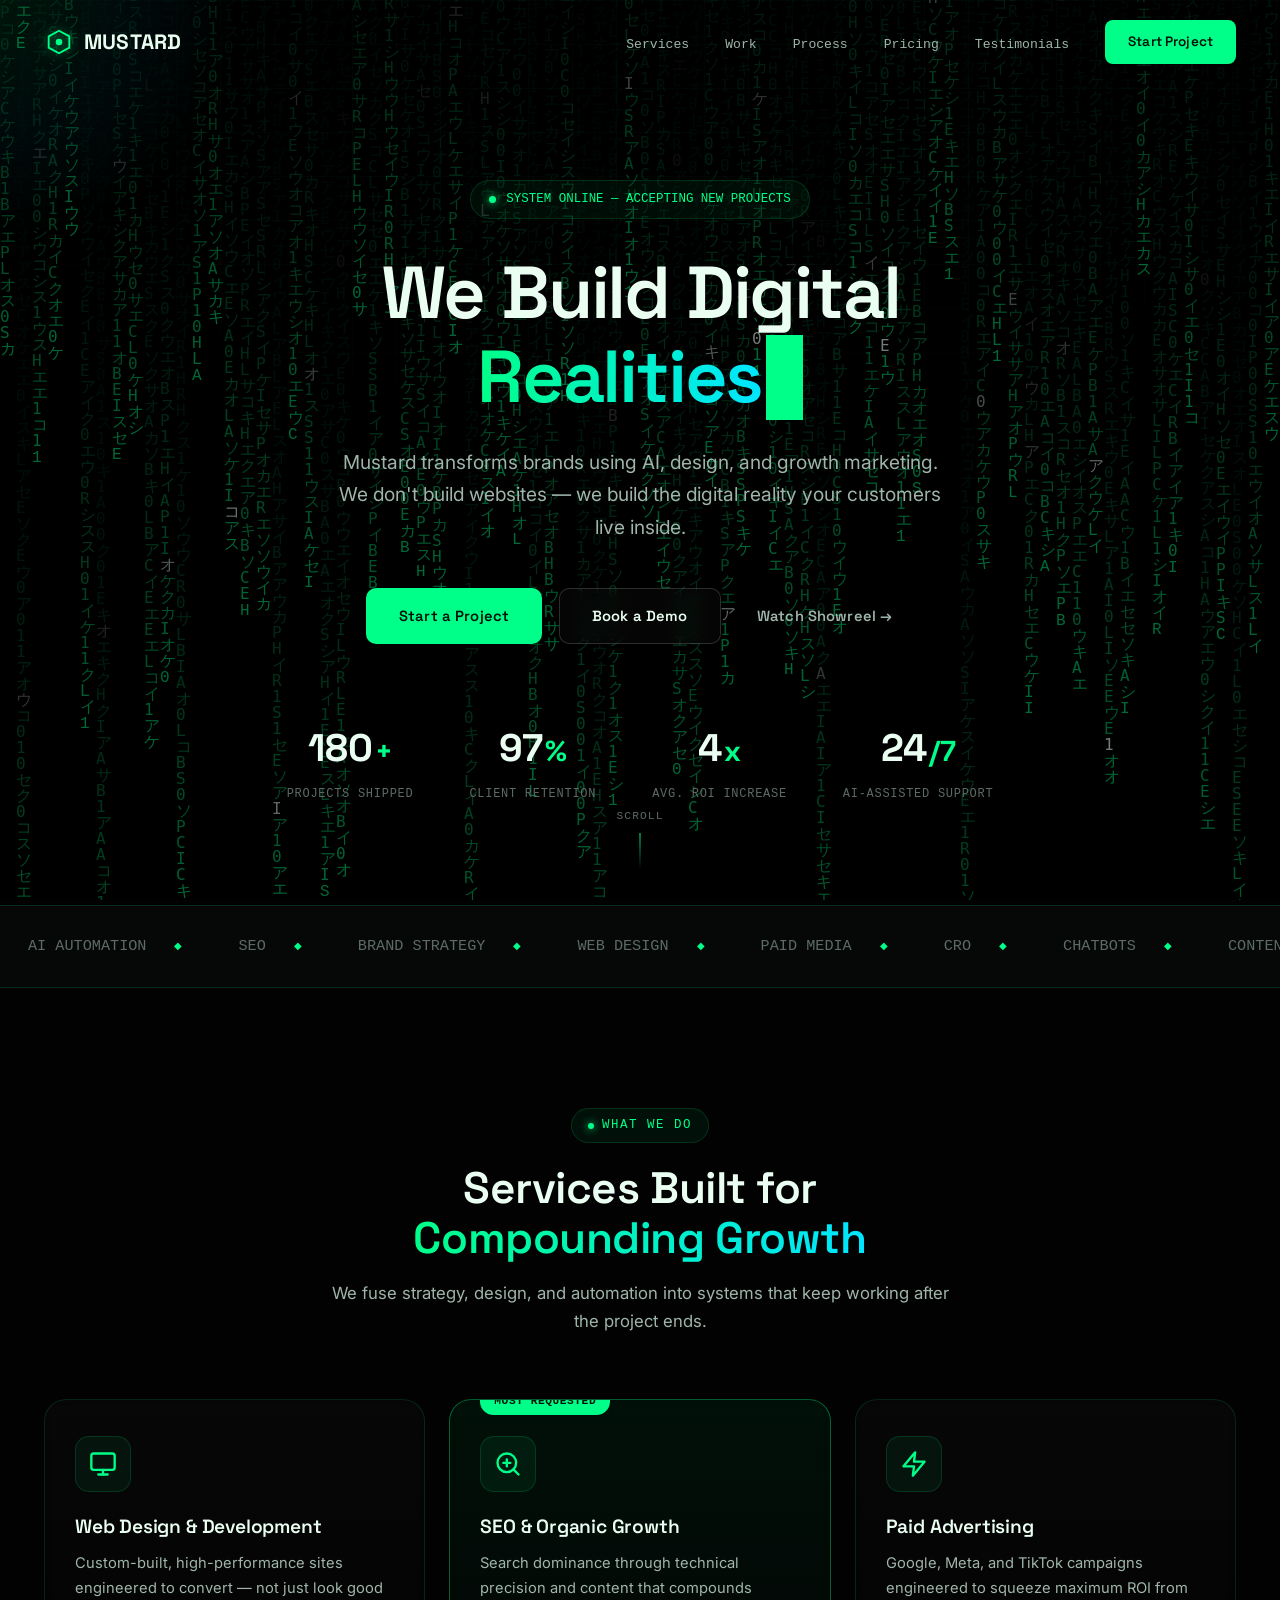
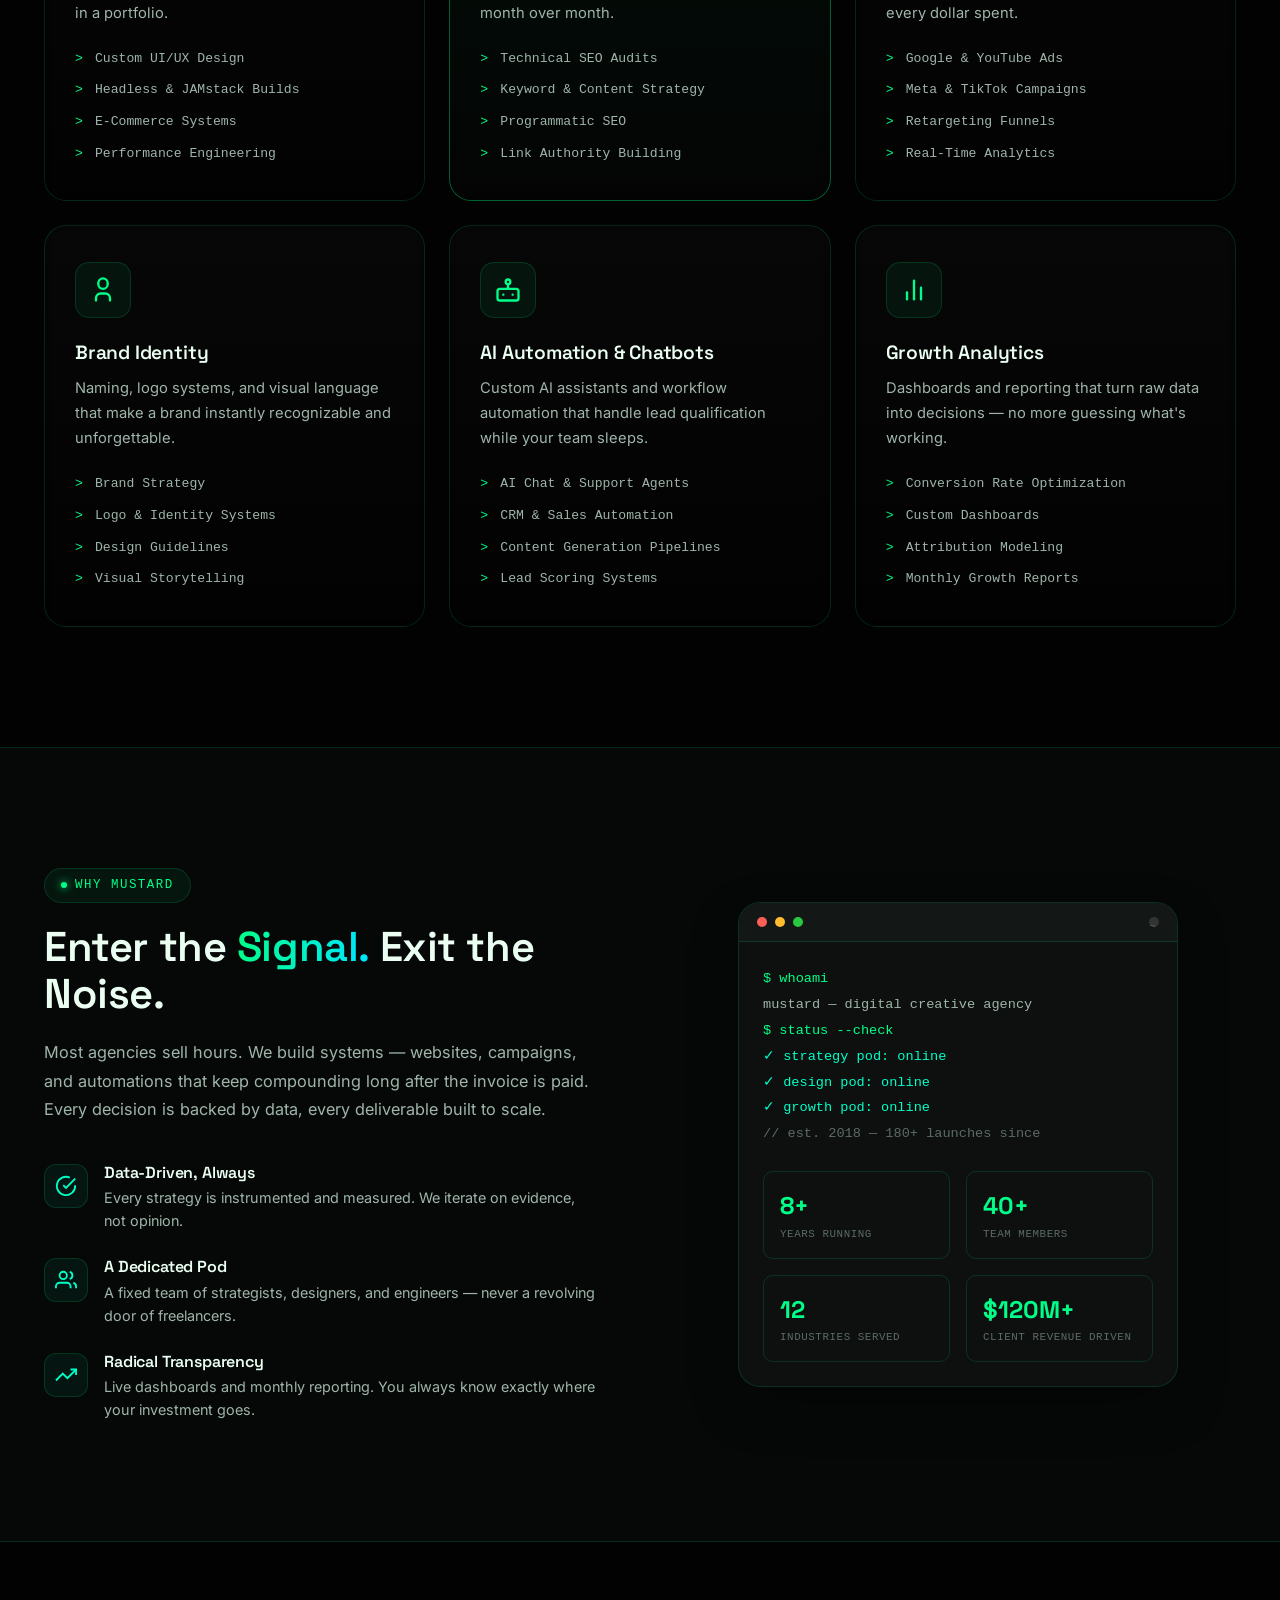
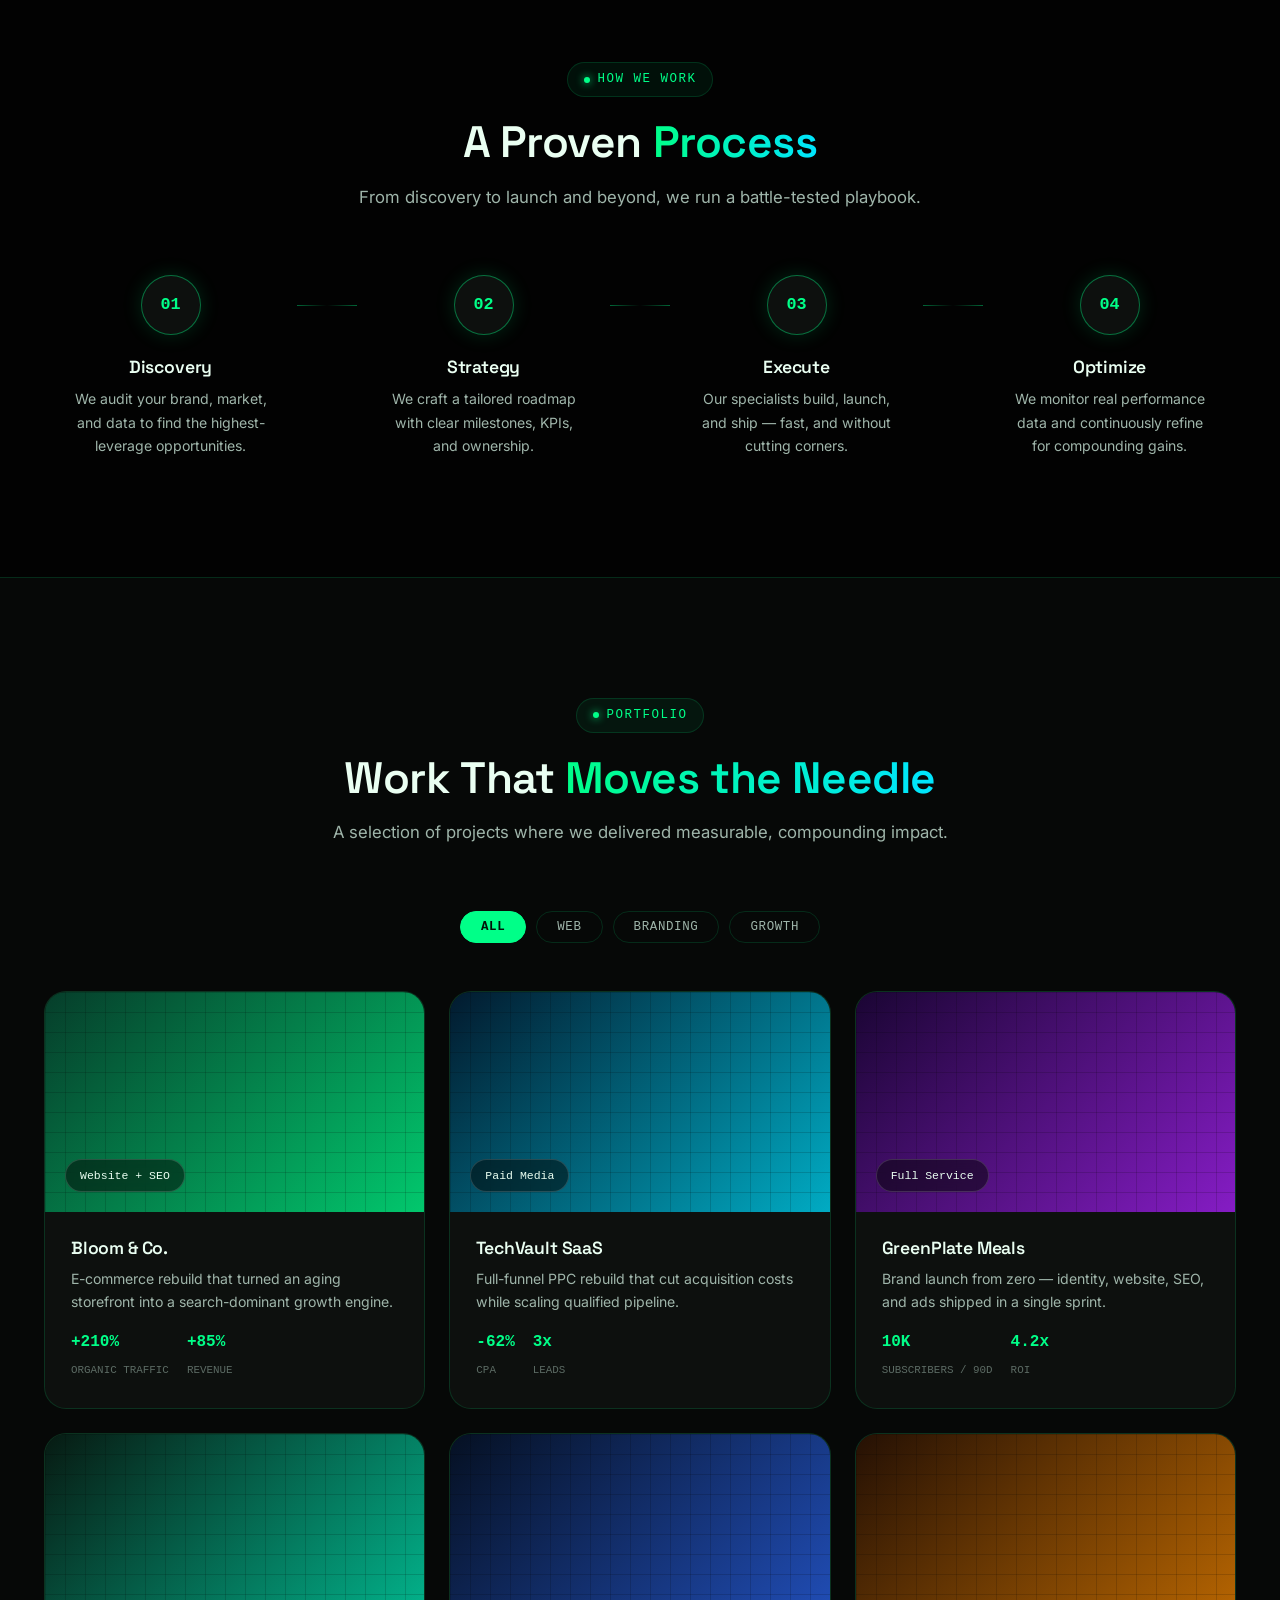
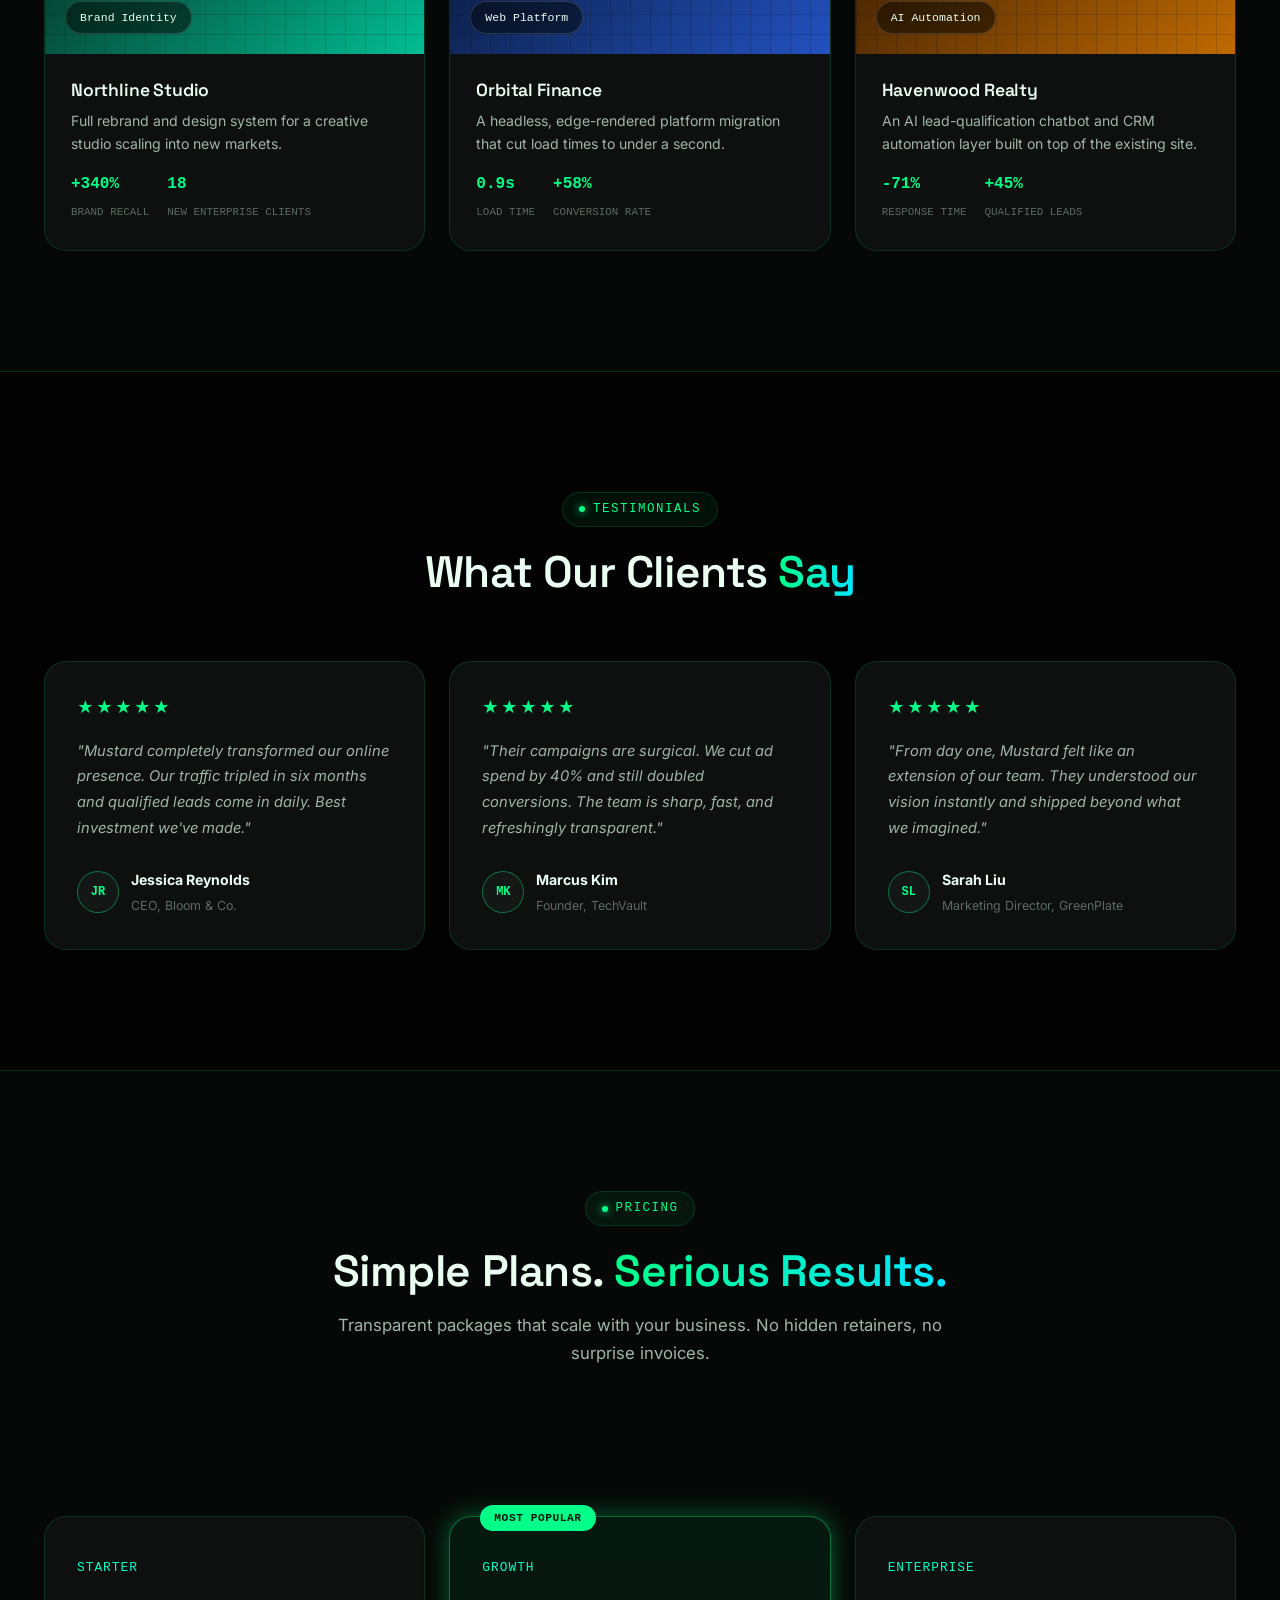
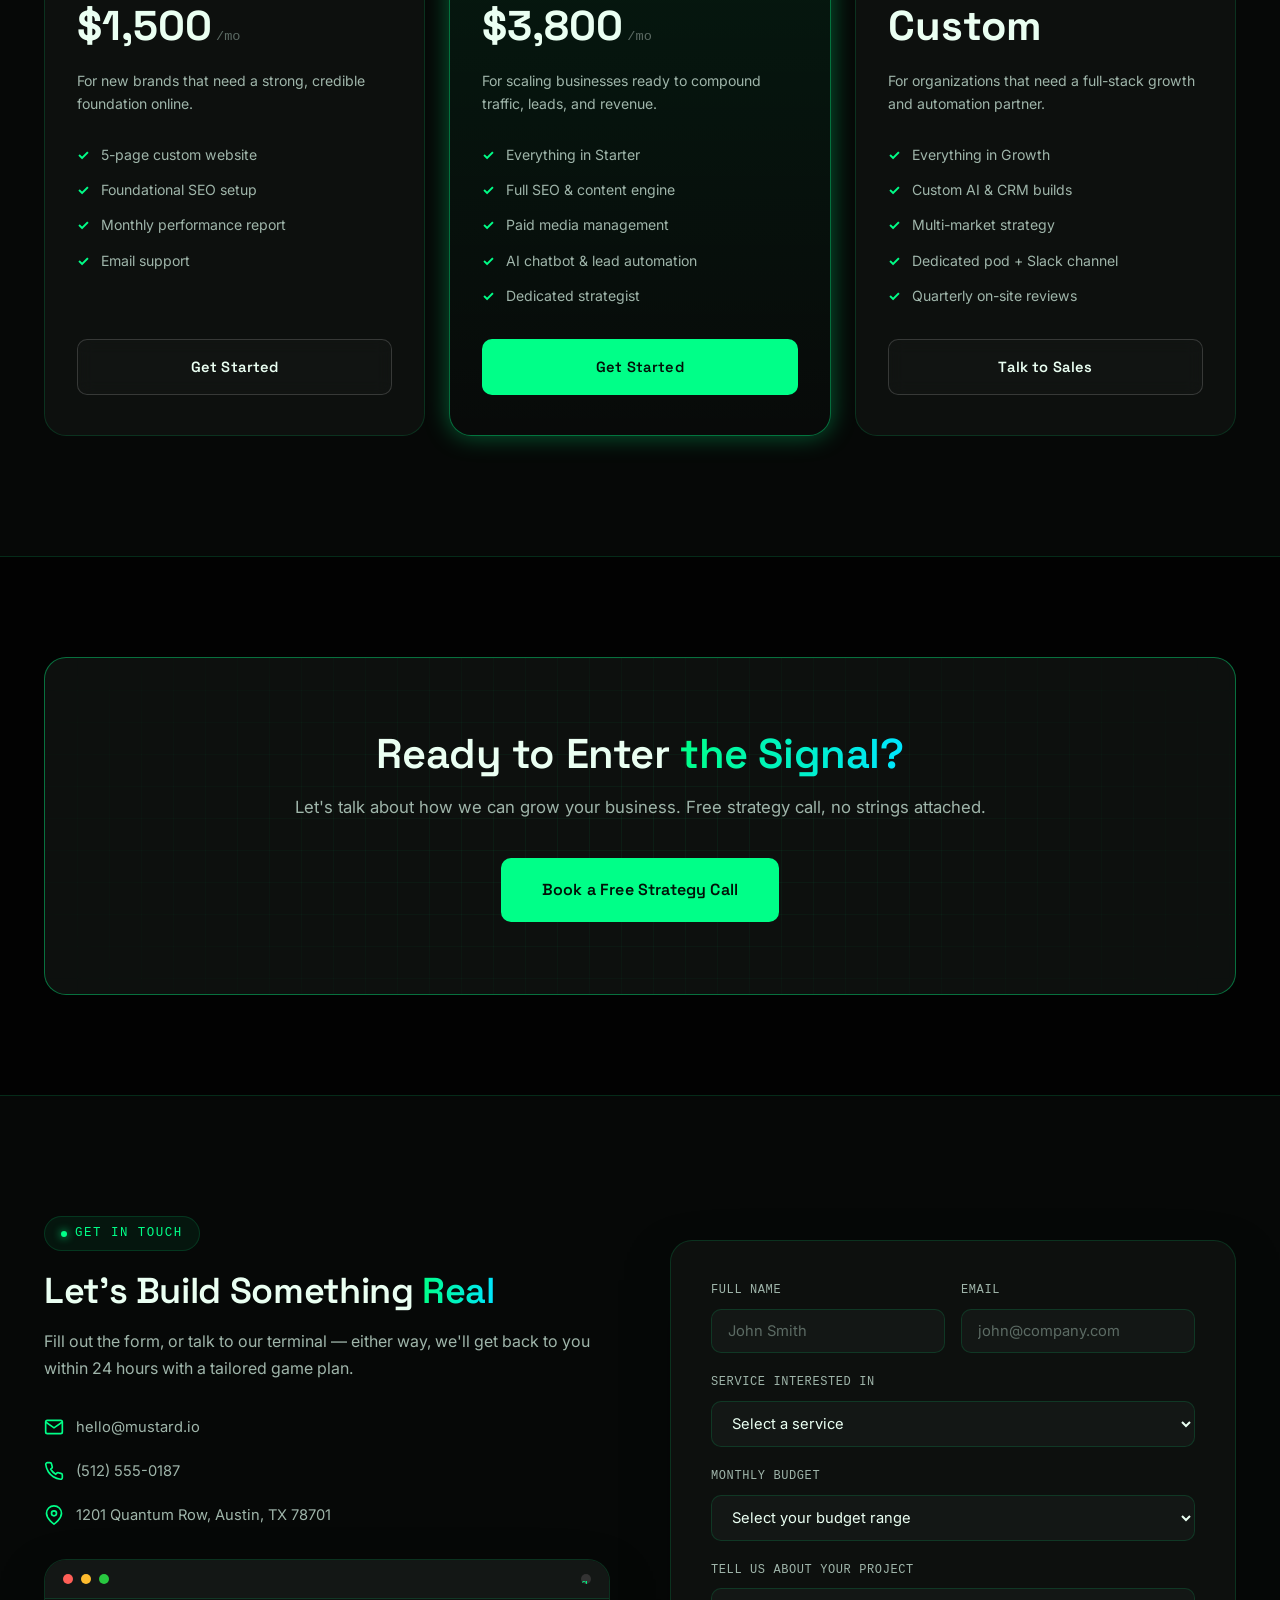
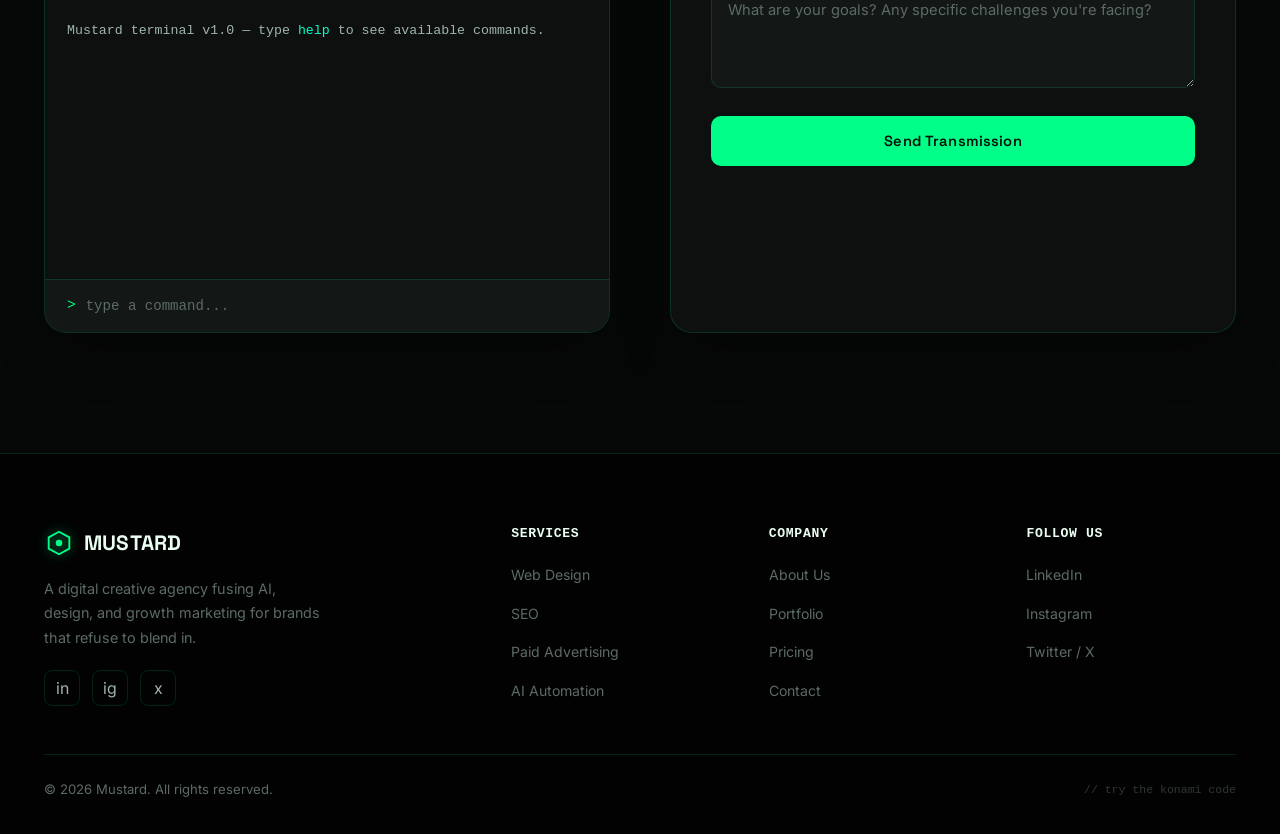
<file: index.html>
<!DOCTYPE html>
<html lang="en">
<head>
    <meta charset="UTF-8">
    <meta name="viewport" content="width=device-width, initial-scale=1.0">
    <title>Mustard | We Build Digital Realities</title>
    <meta name="description" content="Mustard is a digital creative agency fusing AI, design, and growth marketing — websites, SEO, brand strategy, and automation for brands that want to be impossible to ignore.">
    <meta name="theme-color" content="#020202">

    <!-- Open Graph -->
    <meta property="og:type" content="website">
    <meta property="og:title" content="Mustard | We Build Digital Realities">
    <meta property="og:description" content="AI-powered design, SEO, and growth marketing for brands that want to be impossible to ignore.">
    <meta property="og:image" content="assets/images/og-image.svg">

    <!-- Twitter -->
    <meta name="twitter:card" content="summary_large_image">
    <meta name="twitter:title" content="Mustard | We Build Digital Realities">
    <meta name="twitter:description" content="AI-powered design, SEO, and growth marketing for brands that want to be impossible to ignore.">
    <meta name="twitter:image" content="assets/images/og-image.svg">

    <link rel="icon" type="image/svg+xml" href="assets/images/favicon.svg">

    <link rel="preconnect" href="https://fonts.googleapis.com">
    <link rel="preconnect" href="https://fonts.gstatic.com" crossorigin>
    <link href="https://fonts.googleapis.com/css2?family=Space+Grotesk:wght@500;600;700&family=Inter:wght@400;500;600;700;800&display=swap" rel="stylesheet">
    <link rel="stylesheet" href="styles.css">

    <script type="application/ld+json">
    {
      "@context": "https://schema.org",
      "@type": "Organization",
      "name": "Mustard",
      "description": "Digital creative agency specializing in AI-powered design, SEO, and growth marketing.",
      "slogan": "We Build Digital Realities.",
      "sameAs": []
    }
    </script>
</head>
<body>

    <canvas id="matrixRain" aria-hidden="true"></canvas>
    <div class="bg-grid" aria-hidden="true"></div>
    <div class="cursor-glow" id="cursorGlow" aria-hidden="true"></div>
    <div class="secret-overlay" id="secretOverlay">
        <p>WAKE UP, NEO...<br>THE MATRIX HAS YOU.<br><span class="mono" style="font-size:0.9rem;opacity:0.7;">follow the white rabbit — press ESC to return</span></p>
    </div>

    <!-- Navigation -->
    <nav class="navbar" id="navbar">
        <div class="container nav-container">
            <a href="#" class="logo">
                <svg class="logo-mark" width="30" height="30" viewBox="0 0 64 64" fill="none">
                    <path d="M32 8 L54 20 V44 L32 56 L10 44 V20 Z" stroke="#00ff88" stroke-width="4"/>
                    <circle cx="32" cy="32" r="7" fill="#00ff88"/>
                </svg>
                MUSTARD
            </a>
            <button class="nav-toggle" id="navToggle" aria-label="Toggle navigation">
                <span></span>
                <span></span>
                <span></span>
            </button>
            <ul class="nav-links" id="navLinks">
                <li><a href="#services">Services</a></li>
                <li><a href="#work">Work</a></li>
                <li><a href="#process">Process</a></li>
                <li><a href="#pricing">Pricing</a></li>
                <li><a href="#testimonials">Testimonials</a></li>
                <li><a href="#contact" class="btn btn-nav">Start Project</a></li>
            </ul>
        </div>
    </nav>

    <!-- Hero Section -->
    <header class="hero" id="hero">
        <div class="container hero-container">
            <span class="hero-badge"><span class="dot"></span> SYSTEM ONLINE — ACCEPTING NEW PROJECTS</span>
            <h1>We Build Digital<br><span class="text-gradient">Realities</span><span class="cursor-blink">&nbsp;</span></h1>
            <p class="hero-description">Mustard transforms brands using AI, design, and growth marketing. We don't build websites — we build the digital reality your customers live inside.</p>
            <div class="hero-ctas">
                <a href="#contact" class="btn btn-primary magnetic">Start a Project</a>
                <a href="#contact" class="btn btn-outline magnetic">Book a Demo</a>
                <a href="#work" class="btn btn-ghost magnetic">Watch Showreel &rarr;</a>
            </div>
            <div class="hero-stats">
                <div class="stat">
                    <div class="stat-number-wrap">
                        <span class="stat-number" data-target="180">0</span><span class="stat-suffix">+</span>
                    </div>
                    <span class="stat-label">Projects Shipped</span>
                </div>
                <div class="stat">
                    <div class="stat-number-wrap">
                        <span class="stat-number" data-target="97">0</span><span class="stat-suffix">%</span>
                    </div>
                    <span class="stat-label">Client Retention</span>
                </div>
                <div class="stat">
                    <div class="stat-number-wrap">
                        <span class="stat-number" data-target="4">0</span><span class="stat-suffix">x</span>
                    </div>
                    <span class="stat-label">Avg. ROI Increase</span>
                </div>
                <div class="stat">
                    <div class="stat-number-wrap">
                        <span class="stat-number" data-target="24">0</span><span class="stat-suffix">/7</span>
                    </div>
                    <span class="stat-label">AI-Assisted Support</span>
                </div>
            </div>
        </div>
        <div class="scroll-cue"><span>Scroll</span><span class="line"></span></div>
    </header>

    <!-- Marquee -->
    <div class="marquee-section" aria-hidden="true">
        <div class="marquee-track">
            <span>AI AUTOMATION</span><span>SEO</span><span>BRAND STRATEGY</span><span>WEB DESIGN</span><span>PAID MEDIA</span><span>CRO</span><span>CHATBOTS</span><span>CONTENT ENGINES</span>
            <span>AI AUTOMATION</span><span>SEO</span><span>BRAND STRATEGY</span><span>WEB DESIGN</span><span>PAID MEDIA</span><span>CRO</span><span>CHATBOTS</span><span>CONTENT ENGINES</span>
        </div>
    </div>

    <!-- Services Section -->
    <section class="services" id="services">
        <div class="container">
            <div class="section-header reveal">
                <span class="section-tag">What We Do</span>
                <h2>Services Built for <span class="text-gradient">Compounding Growth</span></h2>
                <p>We fuse strategy, design, and automation into systems that keep working after the project ends.</p>
            </div>
            <div class="services-grid">
                <div class="service-card reveal">
                    <div class="service-icon">
                        <svg width="28" height="28" viewBox="0 0 24 24" fill="none" stroke="currentColor" stroke-width="2" stroke-linecap="round" stroke-linejoin="round">
                            <rect x="2" y="3" width="20" height="14" rx="2" ry="2"></rect>
                            <line x1="8" y1="21" x2="16" y2="21"></line>
                            <line x1="12" y1="17" x2="12" y2="21"></line>
                        </svg>
                    </div>
                    <h3>Web Design & Development</h3>
                    <p>Custom-built, high-performance sites engineered to convert — not just look good in a portfolio.</p>
                    <ul class="service-features">
                        <li>Custom UI/UX Design</li>
                        <li>Headless & JAMstack Builds</li>
                        <li>E-Commerce Systems</li>
                        <li>Performance Engineering</li>
                    </ul>
                </div>
                <div class="service-card featured reveal">
                    <span class="featured-badge">Most Requested</span>
                    <div class="service-icon">
                        <svg width="28" height="28" viewBox="0 0 24 24" fill="none" stroke="currentColor" stroke-width="2" stroke-linecap="round" stroke-linejoin="round">
                            <circle cx="11" cy="11" r="8"></circle>
                            <line x1="21" y1="21" x2="16.65" y2="16.65"></line>
                            <line x1="11" y1="8" x2="11" y2="14"></line>
                            <line x1="8" y1="11" x2="14" y2="11"></line>
                        </svg>
                    </div>
                    <h3>SEO & Organic Growth</h3>
                    <p>Search dominance through technical precision and content that compounds month over month.</p>
                    <ul class="service-features">
                        <li>Technical SEO Audits</li>
                        <li>Keyword & Content Strategy</li>
                        <li>Programmatic SEO</li>
                        <li>Link Authority Building</li>
                    </ul>
                </div>
                <div class="service-card reveal">
                    <div class="service-icon">
                        <svg width="28" height="28" viewBox="0 0 24 24" fill="none" stroke="currentColor" stroke-width="2" stroke-linecap="round" stroke-linejoin="round">
                            <polygon points="13 2 3 14 12 14 11 22 21 10 12 10 13 2"></polygon>
                        </svg>
                    </div>
                    <h3>Paid Advertising</h3>
                    <p>Google, Meta, and TikTok campaigns engineered to squeeze maximum ROI from every dollar spent.</p>
                    <ul class="service-features">
                        <li>Google & YouTube Ads</li>
                        <li>Meta & TikTok Campaigns</li>
                        <li>Retargeting Funnels</li>
                        <li>Real-Time Analytics</li>
                    </ul>
                </div>
                <div class="service-card reveal">
                    <div class="service-icon">
                        <svg width="28" height="28" viewBox="0 0 24 24" fill="none" stroke="currentColor" stroke-width="2" stroke-linecap="round" stroke-linejoin="round">
                            <path d="M12 2a4 4 0 0 1 4 4v1a4 4 0 0 1-4 4 4 4 0 0 1-4-4V6a4 4 0 0 1 4-4z"></path>
                            <path d="M6 21v-2a4 4 0 0 1 4-4h4a4 4 0 0 1 4 4v2"></path>
                        </svg>
                    </div>
                    <h3>Brand Identity</h3>
                    <p>Naming, logo systems, and visual language that make a brand instantly recognizable and unforgettable.</p>
                    <ul class="service-features">
                        <li>Brand Strategy</li>
                        <li>Logo & Identity Systems</li>
                        <li>Design Guidelines</li>
                        <li>Visual Storytelling</li>
                    </ul>
                </div>
                <div class="service-card reveal">
                    <div class="service-icon">
                        <svg width="28" height="28" viewBox="0 0 24 24" fill="none" stroke="currentColor" stroke-width="2" stroke-linecap="round" stroke-linejoin="round">
                            <rect x="3" y="11" width="18" height="10" rx="2"></rect>
                            <circle cx="12" cy="5" r="2"></circle>
                            <path d="M12 7v4"></path>
                            <line x1="8" y1="16" x2="8" y2="16"></line>
                            <line x1="16" y1="16" x2="16" y2="16"></line>
                        </svg>
                    </div>
                    <h3>AI Automation & Chatbots</h3>
                    <p>Custom AI assistants and workflow automation that handle lead qualification while your team sleeps.</p>
                    <ul class="service-features">
                        <li>AI Chat & Support Agents</li>
                        <li>CRM & Sales Automation</li>
                        <li>Content Generation Pipelines</li>
                        <li>Lead Scoring Systems</li>
                    </ul>
                </div>
                <div class="service-card reveal">
                    <div class="service-icon">
                        <svg width="28" height="28" viewBox="0 0 24 24" fill="none" stroke="currentColor" stroke-width="2" stroke-linecap="round" stroke-linejoin="round">
                            <line x1="18" y1="20" x2="18" y2="10"></line>
                            <line x1="12" y1="20" x2="12" y2="4"></line>
                            <line x1="6" y1="20" x2="6" y2="14"></line>
                        </svg>
                    </div>
                    <h3>Growth Analytics</h3>
                    <p>Dashboards and reporting that turn raw data into decisions — no more guessing what's working.</p>
                    <ul class="service-features">
                        <li>Conversion Rate Optimization</li>
                        <li>Custom Dashboards</li>
                        <li>Attribution Modeling</li>
                        <li>Monthly Growth Reports</li>
                    </ul>
                </div>
            </div>
        </div>
    </section>

    <!-- About Section -->
    <section class="about" id="about">
        <div class="container about-container">
            <div class="about-content reveal">
                <span class="section-tag">Why Mustard</span>
                <h2>Enter the <span class="text-gradient">Signal.</span> Exit the Noise.</h2>
                <p class="about-description">Most agencies sell hours. We build systems — websites, campaigns, and automations that keep compounding long after the invoice is paid. Every decision is backed by data, every deliverable built to scale.</p>
                <div class="about-features">
                    <div class="about-feature">
                        <div class="feature-icon">
                            <svg width="22" height="22" viewBox="0 0 24 24" fill="none" stroke="currentColor" stroke-width="2"><path d="M22 11.08V12a10 10 0 1 1-5.93-9.14"></path><polyline points="22 4 12 14.01 9 11.01"></polyline></svg>
                        </div>
                        <div>
                            <h4>Data-Driven, Always</h4>
                            <p>Every strategy is instrumented and measured. We iterate on evidence, not opinion.</p>
                        </div>
                    </div>
                    <div class="about-feature">
                        <div class="feature-icon">
                            <svg width="22" height="22" viewBox="0 0 24 24" fill="none" stroke="currentColor" stroke-width="2"><path d="M17 21v-2a4 4 0 0 0-4-4H5a4 4 0 0 0-4 4v2"></path><circle cx="9" cy="7" r="4"></circle><path d="M23 21v-2a4 4 0 0 0-3-3.87"></path><path d="M16 3.13a4 4 0 0 1 0 7.75"></path></svg>
                        </div>
                        <div>
                            <h4>A Dedicated Pod</h4>
                            <p>A fixed team of strategists, designers, and engineers — never a revolving door of freelancers.</p>
                        </div>
                    </div>
                    <div class="about-feature">
                        <div class="feature-icon">
                            <svg width="22" height="22" viewBox="0 0 24 24" fill="none" stroke="currentColor" stroke-width="2"><polyline points="23 6 13.5 15.5 8.5 10.5 1 18"></polyline><polyline points="17 6 23 6 23 12"></polyline></svg>
                        </div>
                        <div>
                            <h4>Radical Transparency</h4>
                            <p>Live dashboards and monthly reporting. You always know exactly where your investment goes.</p>
                        </div>
                    </div>
                </div>
            </div>
            <div class="about-visual reveal">
                <div class="terminal-panel">
                    <div class="terminal-titlebar">
                        <span></span><span></span><span></span>
                        <span class="terminal-path">~/mustard/status</span>
                    </div>
                    <div class="terminal-body">
                        <p class="line-prompt">$ whoami</p>
                        <p class="line-out">mustard — digital creative agency</p>
                        <p class="line-prompt">$ status --check</p>
                        <p class="line-ok">&#10003; strategy pod: online</p>
                        <p class="line-ok">&#10003; design pod: online</p>
                        <p class="line-ok">&#10003; growth pod: online</p>
                        <p class="line-muted">// est. 2018 — 180+ launches since</p>
                    </div>
                    <div class="about-stat-grid">
                        <div class="about-stat">
                            <div class="num">8+</div>
                            <div class="label">Years Running</div>
                        </div>
                        <div class="about-stat">
                            <div class="num">40+</div>
                            <div class="label">Team Members</div>
                        </div>
                        <div class="about-stat">
                            <div class="num">12</div>
                            <div class="label">Industries Served</div>
                        </div>
                        <div class="about-stat">
                            <div class="num">$120M+</div>
                            <div class="label">Client Revenue Driven</div>
                        </div>
                    </div>
                </div>
            </div>
        </div>
    </section>

    <!-- Process Section -->
    <section class="process" id="process">
        <div class="container">
            <div class="section-header reveal">
                <span class="section-tag">How We Work</span>
                <h2>A Proven <span class="text-gradient">Process</span></h2>
                <p>From discovery to launch and beyond, we run a battle-tested playbook.</p>
            </div>
            <div class="process-steps">
                <div class="process-step reveal">
                    <div class="step-number">01</div>
                    <h3>Discovery</h3>
                    <p>We audit your brand, market, and data to find the highest-leverage opportunities.</p>
                </div>
                <div class="process-connector"></div>
                <div class="process-step reveal">
                    <div class="step-number">02</div>
                    <h3>Strategy</h3>
                    <p>We craft a tailored roadmap with clear milestones, KPIs, and ownership.</p>
                </div>
                <div class="process-connector"></div>
                <div class="process-step reveal">
                    <div class="step-number">03</div>
                    <h3>Execute</h3>
                    <p>Our specialists build, launch, and ship — fast, and without cutting corners.</p>
                </div>
                <div class="process-connector"></div>
                <div class="process-step reveal">
                    <div class="step-number">04</div>
                    <h3>Optimize</h3>
                    <p>We monitor real performance data and continuously refine for compounding gains.</p>
                </div>
            </div>
        </div>
    </section>

    <!-- Work / Portfolio Section -->
    <section class="work" id="work">
        <div class="container">
            <div class="section-header reveal">
                <span class="section-tag">Portfolio</span>
                <h2>Work That <span class="text-gradient">Moves the Needle</span></h2>
                <p>A selection of projects where we delivered measurable, compounding impact.</p>
            </div>
            <div class="work-filters reveal">
                <button class="filter-btn active" data-filter="all">All</button>
                <button class="filter-btn" data-filter="web">Web</button>
                <button class="filter-btn" data-filter="branding">Branding</button>
                <button class="filter-btn" data-filter="growth">Growth</button>
            </div>
            <div class="work-grid">
                <div class="work-card reveal" data-category="web growth">
                    <div class="work-image" style="background: linear-gradient(135deg, #063d2a 0%, #00ff88 140%);">
                        <span class="work-category">Website + SEO</span>
                    </div>
                    <div class="work-info">
                        <h3>Bloom & Co.</h3>
                        <p>E-commerce rebuild that turned an aging storefront into a search-dominant growth engine.</p>
                        <div class="work-metrics">
                            <div class="work-metric"><span class="val">+210%</span><span class="lbl">Organic Traffic</span></div>
                            <div class="work-metric"><span class="val">+85%</span><span class="lbl">Revenue</span></div>
                        </div>
                    </div>
                </div>
                <div class="work-card reveal" data-category="growth">
                    <div class="work-image" style="background: linear-gradient(135deg, #021a2e 0%, #00e5ff 140%);">
                        <span class="work-category">Paid Media</span>
                    </div>
                    <div class="work-info">
                        <h3>TechVault SaaS</h3>
                        <p>Full-funnel PPC rebuild that cut acquisition costs while scaling qualified pipeline.</p>
                        <div class="work-metrics">
                            <div class="work-metric"><span class="val">-62%</span><span class="lbl">CPA</span></div>
                            <div class="work-metric"><span class="val">3x</span><span class="lbl">Leads</span></div>
                        </div>
                    </div>
                </div>
                <div class="work-card reveal" data-category="branding web">
                    <div class="work-image" style="background: linear-gradient(135deg, #1a0533 0%, #b026ff 140%);">
                        <span class="work-category">Full Service</span>
                    </div>
                    <div class="work-info">
                        <h3>GreenPlate Meals</h3>
                        <p>Brand launch from zero — identity, website, SEO, and ads shipped in a single sprint.</p>
                        <div class="work-metrics">
                            <div class="work-metric"><span class="val">10K</span><span class="lbl">Subscribers / 90d</span></div>
                            <div class="work-metric"><span class="val">4.2x</span><span class="lbl">ROI</span></div>
                        </div>
                    </div>
                </div>
                <div class="work-card reveal" data-category="branding">
                    <div class="work-image" style="background: linear-gradient(135deg, #071a12 0%, #00ffc8 140%);">
                        <span class="work-category">Brand Identity</span>
                    </div>
                    <div class="work-info">
                        <h3>Northline Studio</h3>
                        <p>Full rebrand and design system for a creative studio scaling into new markets.</p>
                        <div class="work-metrics">
                            <div class="work-metric"><span class="val">+340%</span><span class="lbl">Brand Recall</span></div>
                            <div class="work-metric"><span class="val">18</span><span class="lbl">New Enterprise Clients</span></div>
                        </div>
                    </div>
                </div>
                <div class="work-card reveal" data-category="web">
                    <div class="work-image" style="background: linear-gradient(135deg, #051022 0%, #2e6bff 140%);">
                        <span class="work-category">Web Platform</span>
                    </div>
                    <div class="work-info">
                        <h3>Orbital Finance</h3>
                        <p>A headless, edge-rendered platform migration that cut load times to under a second.</p>
                        <div class="work-metrics">
                            <div class="work-metric"><span class="val">0.9s</span><span class="lbl">Load Time</span></div>
                            <div class="work-metric"><span class="val">+58%</span><span class="lbl">Conversion Rate</span></div>
                        </div>
                    </div>
                </div>
                <div class="work-card reveal" data-category="growth branding">
                    <div class="work-image" style="background: linear-gradient(135deg, #241004 0%, #ff8f00 140%);">
                        <span class="work-category">AI Automation</span>
                    </div>
                    <div class="work-info">
                        <h3>Havenwood Realty</h3>
                        <p>An AI lead-qualification chatbot and CRM automation layer built on top of the existing site.</p>
                        <div class="work-metrics">
                            <div class="work-metric"><span class="val">-71%</span><span class="lbl">Response Time</span></div>
                            <div class="work-metric"><span class="val">+45%</span><span class="lbl">Qualified Leads</span></div>
                        </div>
                    </div>
                </div>
            </div>
        </div>
    </section>

    <!-- Testimonials Section -->
    <section class="testimonials" id="testimonials">
        <div class="container">
            <div class="section-header reveal">
                <span class="section-tag">Testimonials</span>
                <h2>What Our Clients <span class="text-gradient">Say</span></h2>
            </div>
            <div class="testimonials-grid">
                <div class="testimonial-card reveal">
                    <div class="testimonial-stars">&#9733;&#9733;&#9733;&#9733;&#9733;</div>
                    <p>"Mustard completely transformed our online presence. Our traffic tripled in six months and qualified leads come in daily. Best investment we've made."</p>
                    <div class="testimonial-author">
                        <div class="author-avatar">JR</div>
                        <div>
                            <strong>Jessica Reynolds</strong>
                            <span>CEO, Bloom & Co.</span>
                        </div>
                    </div>
                </div>
                <div class="testimonial-card reveal">
                    <div class="testimonial-stars">&#9733;&#9733;&#9733;&#9733;&#9733;</div>
                    <p>"Their campaigns are surgical. We cut ad spend by 40% and still doubled conversions. The team is sharp, fast, and refreshingly transparent."</p>
                    <div class="testimonial-author">
                        <div class="author-avatar">MK</div>
                        <div>
                            <strong>Marcus Kim</strong>
                            <span>Founder, TechVault</span>
                        </div>
                    </div>
                </div>
                <div class="testimonial-card reveal">
                    <div class="testimonial-stars">&#9733;&#9733;&#9733;&#9733;&#9733;</div>
                    <p>"From day one, Mustard felt like an extension of our team. They understood our vision instantly and shipped beyond what we imagined."</p>
                    <div class="testimonial-author">
                        <div class="author-avatar">SL</div>
                        <div>
                            <strong>Sarah Liu</strong>
                            <span>Marketing Director, GreenPlate</span>
                        </div>
                    </div>
                </div>
            </div>
        </div>
    </section>

    <!-- Pricing Section -->
    <section class="pricing" id="pricing">
        <div class="container">
            <div class="section-header reveal">
                <span class="section-tag">Pricing</span>
                <h2>Simple Plans. <span class="text-gradient">Serious Results.</span></h2>
                <p>Transparent packages that scale with your business. No hidden retainers, no surprise invoices.</p>
            </div>
            <div class="pricing-toggle reveal">
                <span>Monthly</span>
                <div class="toggle-switch" id="pricingToggle"><div class="knob"></div></div>
                <span>Yearly</span>
                <span class="pricing-save">Save 20%</span>
            </div>
            <div class="pricing-grid">
                <div class="pricing-card reveal">
                    <div class="pricing-name">Starter</div>
                    <div class="pricing-price">
                        <span class="amount"><span data-monthly="1500" data-yearly="1200">$1,500</span></span>
                        <span class="period">/mo</span>
                    </div>
                    <p class="pricing-desc">For new brands that need a strong, credible foundation online.</p>
                    <ul class="pricing-features">
                        <li>5-page custom website</li>
                        <li>Foundational SEO setup</li>
                        <li>Monthly performance report</li>
                        <li>Email support</li>
                    </ul>
                    <a href="#contact" class="btn btn-outline btn-full">Get Started</a>
                </div>
                <div class="pricing-card featured reveal">
                    <span class="featured-badge">Most Popular</span>
                    <div class="pricing-name">Growth</div>
                    <div class="pricing-price">
                        <span class="amount"><span data-monthly="3800" data-yearly="3040">$3,800</span></span>
                        <span class="period">/mo</span>
                    </div>
                    <p class="pricing-desc">For scaling businesses ready to compound traffic, leads, and revenue.</p>
                    <ul class="pricing-features">
                        <li>Everything in Starter</li>
                        <li>Full SEO & content engine</li>
                        <li>Paid media management</li>
                        <li>AI chatbot & lead automation</li>
                        <li>Dedicated strategist</li>
                    </ul>
                    <a href="#contact" class="btn btn-primary btn-full">Get Started</a>
                </div>
                <div class="pricing-card reveal">
                    <div class="pricing-name">Enterprise</div>
                    <div class="pricing-price">
                        <span class="amount">Custom</span>
                    </div>
                    <p class="pricing-desc">For organizations that need a full-stack growth and automation partner.</p>
                    <ul class="pricing-features">
                        <li>Everything in Growth</li>
                        <li>Custom AI & CRM builds</li>
                        <li>Multi-market strategy</li>
                        <li>Dedicated pod + Slack channel</li>
                        <li>Quarterly on-site reviews</li>
                    </ul>
                    <a href="#contact" class="btn btn-outline btn-full">Talk to Sales</a>
                </div>
            </div>
        </div>
    </section>

    <!-- CTA Section -->
    <section class="cta-section">
        <div class="container">
            <div class="cta-box reveal">
                <h2>Ready to Enter <span class="text-gradient">the Signal?</span></h2>
                <p>Let's talk about how we can grow your business. Free strategy call, no strings attached.</p>
                <a href="#contact" class="btn btn-primary btn-lg magnetic">Book a Free Strategy Call</a>
            </div>
        </div>
    </section>

    <!-- Contact Section -->
    <section class="contact" id="contact">
        <div class="container contact-container">
            <div class="contact-info reveal">
                <span class="section-tag">Get In Touch</span>
                <h2>Let's Build Something <span class="text-gradient">Real</span></h2>
                <p>Fill out the form, or talk to our terminal — either way, we'll get back to you within 24 hours with a tailored game plan.</p>
                <div class="contact-details">
                    <div class="contact-item">
                        <svg width="20" height="20" viewBox="0 0 24 24" fill="none" stroke="currentColor" stroke-width="2"><path d="M4 4h16c1.1 0 2 .9 2 2v12c0 1.1-.9 2-2 2H4c-1.1 0-2-.9-2-2V6c0-1.1.9-2 2-2z"></path><polyline points="22,6 12,13 2,6"></polyline></svg>
                        <span>hello@mustard.io</span>
                    </div>
                    <div class="contact-item">
                        <svg width="20" height="20" viewBox="0 0 24 24" fill="none" stroke="currentColor" stroke-width="2"><path d="M22 16.92v3a2 2 0 0 1-2.18 2 19.79 19.79 0 0 1-8.63-3.07 19.5 19.5 0 0 1-6-6 19.79 19.79 0 0 1-3.07-8.67A2 2 0 0 1 4.11 2h3a2 2 0 0 1 2 1.72 12.84 12.84 0 0 0 .7 2.81 2 2 0 0 1-.45 2.11L8.09 9.91a16 16 0 0 0 6 6l1.27-1.27a2 2 0 0 1 2.11-.45 12.84 12.84 0 0 0 2.81.7A2 2 0 0 1 22 16.92z"></path></svg>
                        <span>(512) 555-0187</span>
                    </div>
                    <div class="contact-item">
                        <svg width="20" height="20" viewBox="0 0 24 24" fill="none" stroke="currentColor" stroke-width="2"><path d="M21 10c0 7-9 13-9 13s-9-6-9-13a9 9 0 0 1 18 0z"></path><circle cx="12" cy="10" r="3"></circle></svg>
                        <span>1201 Quantum Row, Austin, TX 78701</span>
                    </div>
                </div>
                <div class="contact-terminal">
                    <div class="terminal-titlebar">
                        <span></span><span></span><span></span>
                        <span class="terminal-path">guest@mustard:~$</span>
                    </div>
                    <div class="terminal-output" id="terminalOutput">
                        <p class="t-resp">Mustard terminal v1.0 — type <span class="t-accent">help</span> to see available commands.</p>
                    </div>
                    <div class="terminal-input-row">
                        <span class="prompt-char">&gt;</span>
                        <input type="text" id="terminalInput" placeholder="type a command..." autocomplete="off" spellcheck="false" aria-label="Terminal command input">
                    </div>
                </div>
            </div>
            <form class="contact-form reveal" id="contactForm">
                <div class="form-row">
                    <div class="form-group">
                        <label for="name">Full Name</label>
                        <input type="text" id="name" name="name" placeholder="John Smith" required>
                    </div>
                    <div class="form-group">
                        <label for="email">Email</label>
                        <input type="email" id="email" name="email" placeholder="john@company.com" required>
                    </div>
                </div>
                <div class="form-group">
                    <label for="service">Service Interested In</label>
                    <select id="service" name="service" required>
                        <option value="" disabled selected>Select a service</option>
                        <option value="web-design">Web Design & Development</option>
                        <option value="seo">SEO & Organic Growth</option>
                        <option value="paid-ads">Paid Advertising</option>
                        <option value="branding">Brand Identity</option>
                        <option value="ai-automation">AI Automation & Chatbots</option>
                        <option value="full-service">Full Service Package</option>
                    </select>
                </div>
                <div class="form-group">
                    <label for="budget">Monthly Budget</label>
                    <select id="budget" name="budget">
                        <option value="" disabled selected>Select your budget range</option>
                        <option value="1k-3k">$1,500 - $3,000</option>
                        <option value="3k-5k">$3,000 - $5,000</option>
                        <option value="5k-10k">$5,000 - $10,000</option>
                        <option value="10k+">$10,000+</option>
                    </select>
                </div>
                <div class="form-group">
                    <label for="message">Tell Us About Your Project</label>
                    <textarea id="message" name="message" rows="4" placeholder="What are your goals? Any specific challenges you're facing?"></textarea>
                </div>
                <button type="submit" class="btn btn-primary btn-full">Send Transmission</button>
            </form>
        </div>
    </section>

    <!-- Footer -->
    <footer class="footer">
        <div class="container">
            <div class="footer-grid">
                <div class="footer-brand">
                    <a href="#" class="logo">
                        <svg class="logo-mark" width="26" height="26" viewBox="0 0 64 64" fill="none">
                            <path d="M32 8 L54 20 V44 L32 56 L10 44 V20 Z" stroke="#00ff88" stroke-width="4"/>
                            <circle cx="32" cy="32" r="7" fill="#00ff88"/>
                        </svg>
                        MUSTARD
                    </a>
                    <p>A digital creative agency fusing AI, design, and growth marketing for brands that refuse to blend in.</p>
                    <div class="footer-social">
                        <a href="#" aria-label="LinkedIn">in</a>
                        <a href="#" aria-label="Instagram">ig</a>
                        <a href="#" aria-label="Twitter / X">x</a>
                    </div>
                </div>
                <div class="footer-links">
                    <h4>Services</h4>
                    <ul>
                        <li><a href="#services">Web Design</a></li>
                        <li><a href="#services">SEO</a></li>
                        <li><a href="#services">Paid Advertising</a></li>
                        <li><a href="#services">AI Automation</a></li>
                    </ul>
                </div>
                <div class="footer-links">
                    <h4>Company</h4>
                    <ul>
                        <li><a href="#about">About Us</a></li>
                        <li><a href="#work">Portfolio</a></li>
                        <li><a href="#pricing">Pricing</a></li>
                        <li><a href="#contact">Contact</a></li>
                    </ul>
                </div>
                <div class="footer-links">
                    <h4>Follow Us</h4>
                    <ul>
                        <li><a href="#">LinkedIn</a></li>
                        <li><a href="#">Instagram</a></li>
                        <li><a href="#">Twitter / X</a></li>
                    </ul>
                </div>
            </div>
            <div class="footer-bottom">
                <p>&copy; 2026 Mustard. All rights reserved.</p>
                <p class="easter-hint">// try the konami code</p>
            </div>
        </div>
    </footer>

    <script src="script.js"></script>
</body>
</html>
</file>
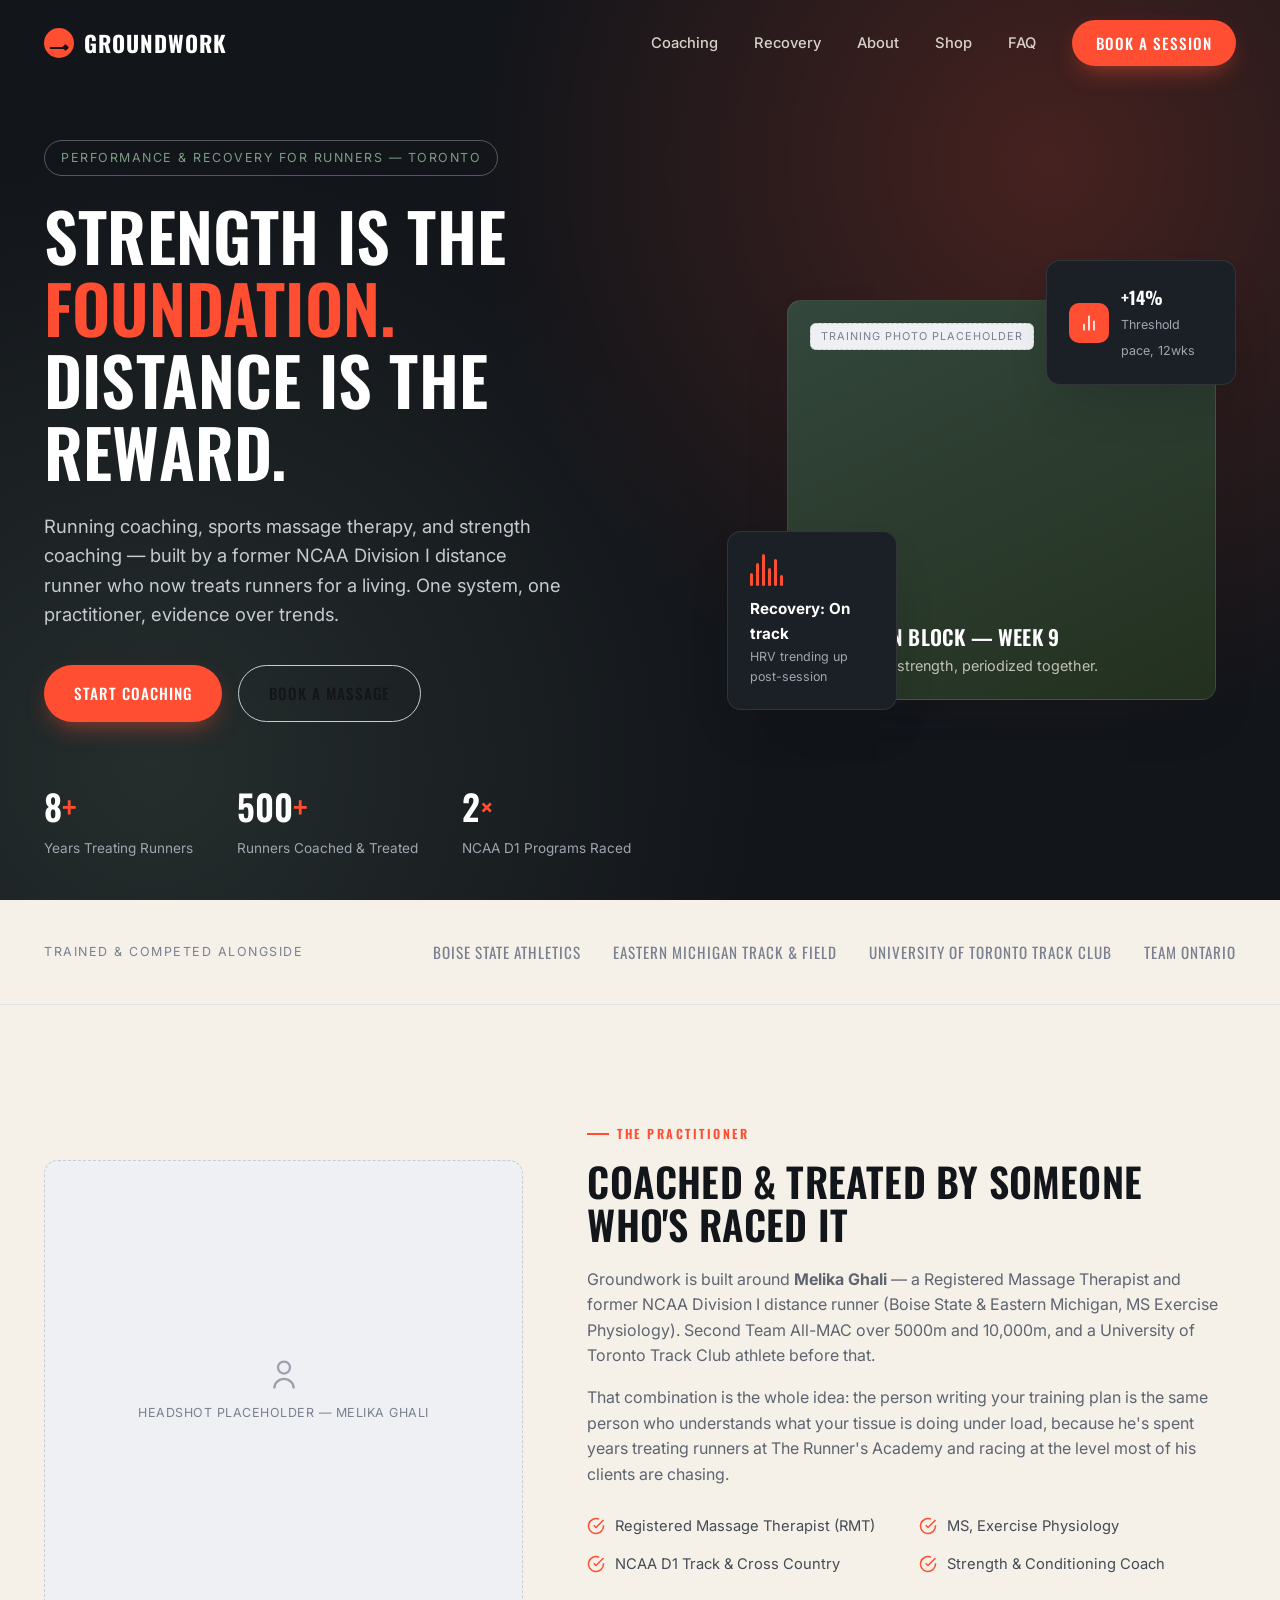
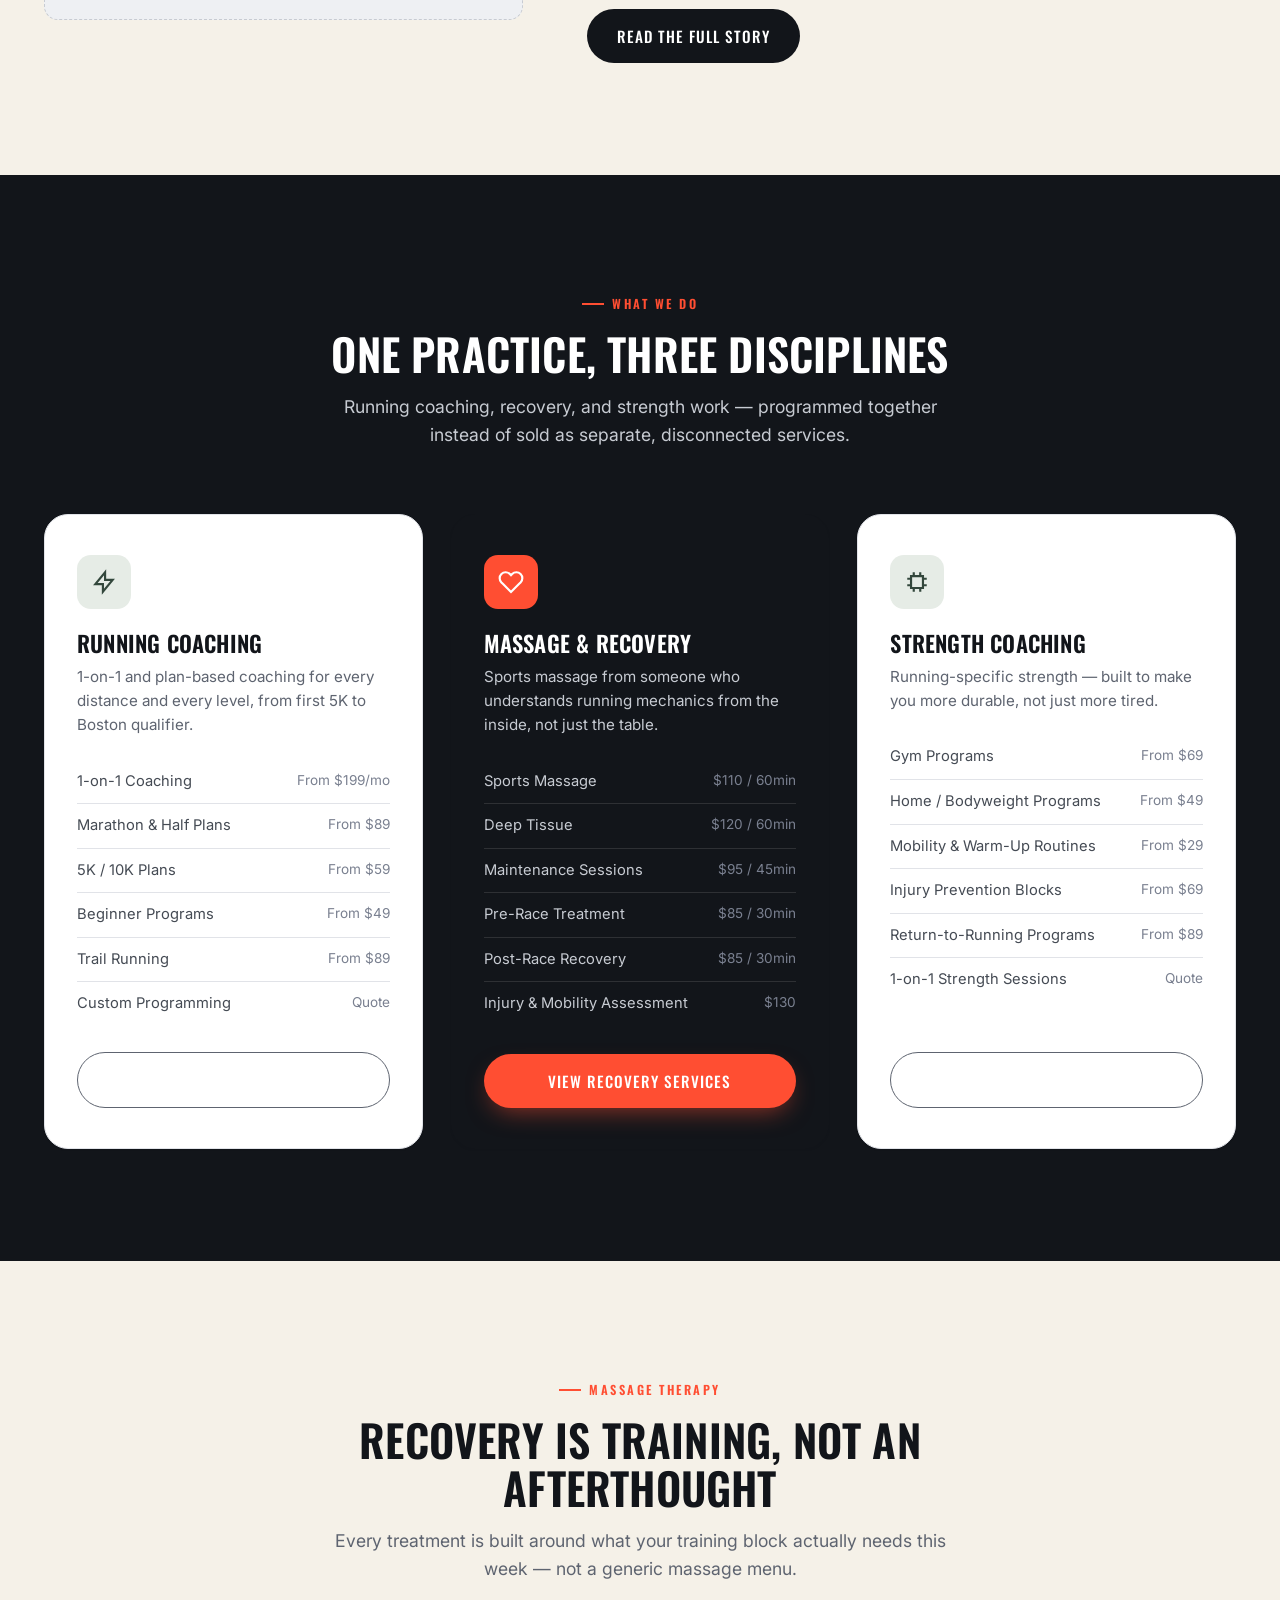
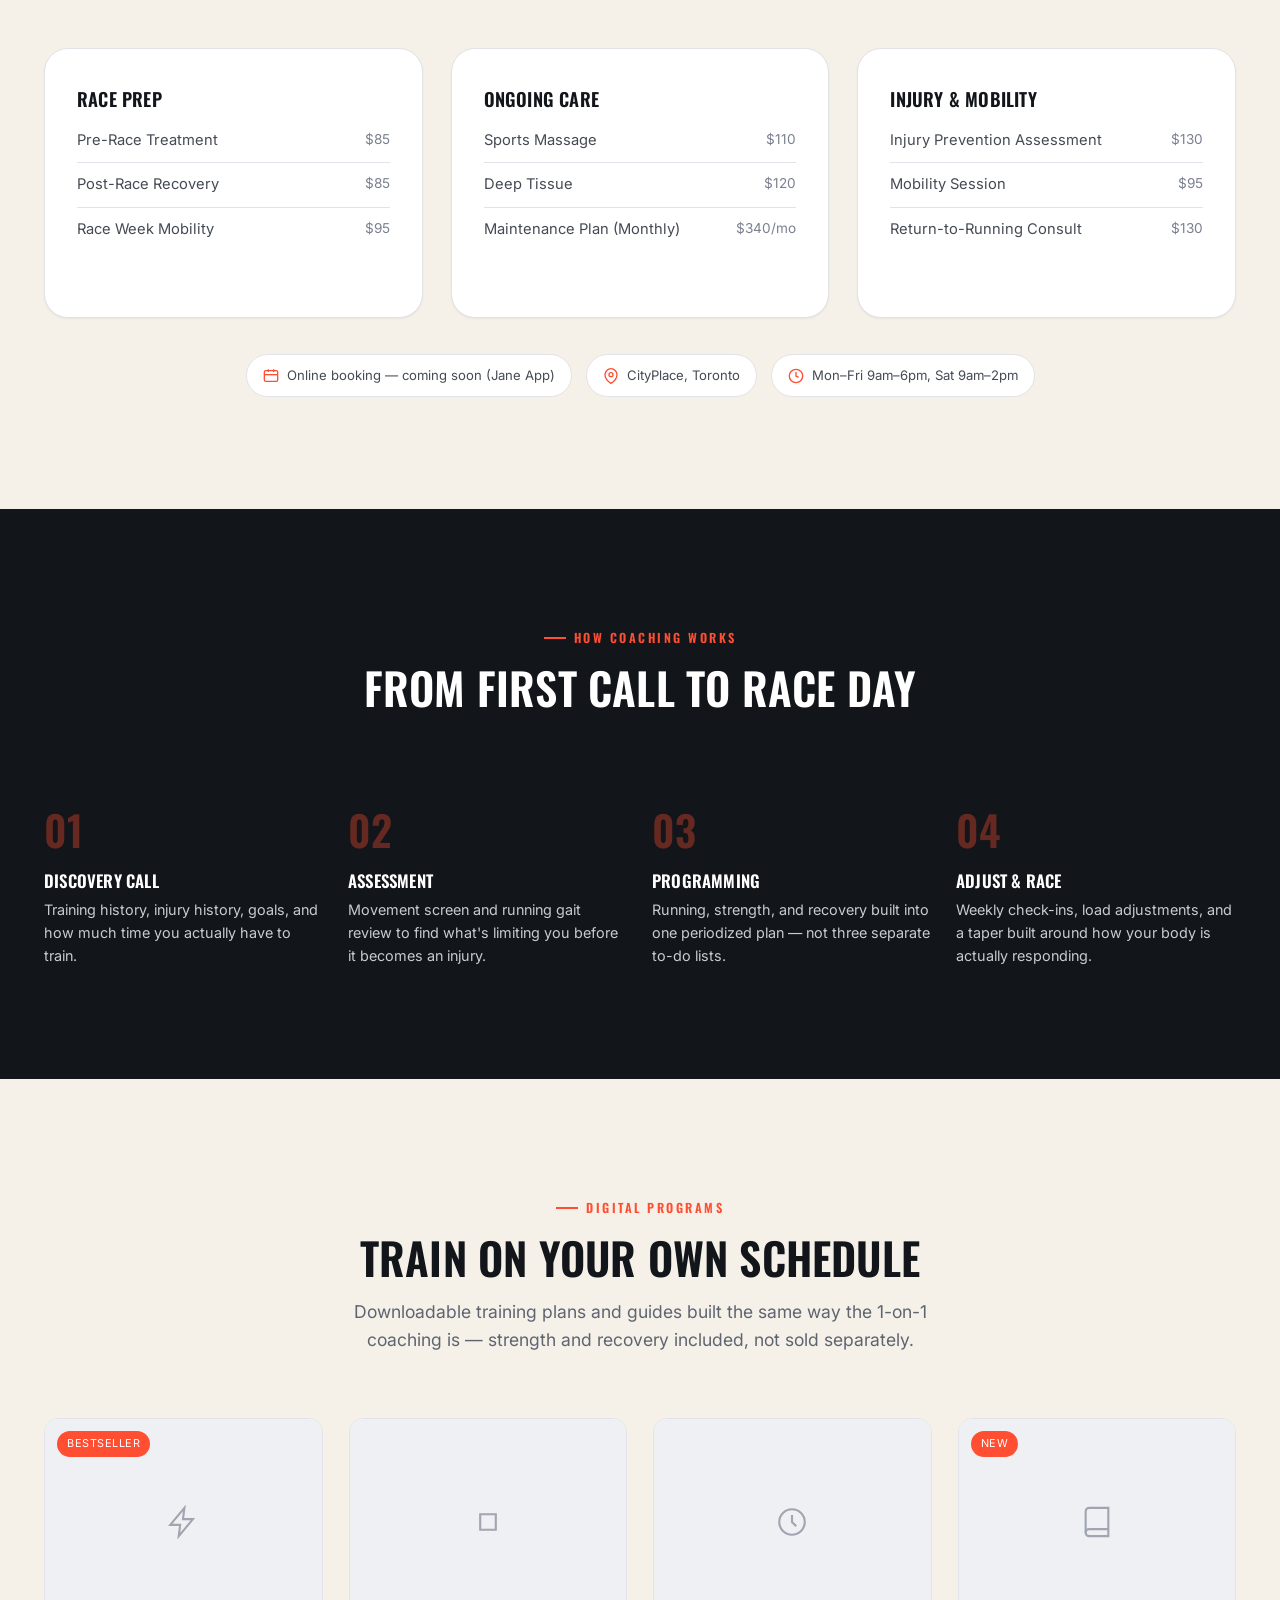
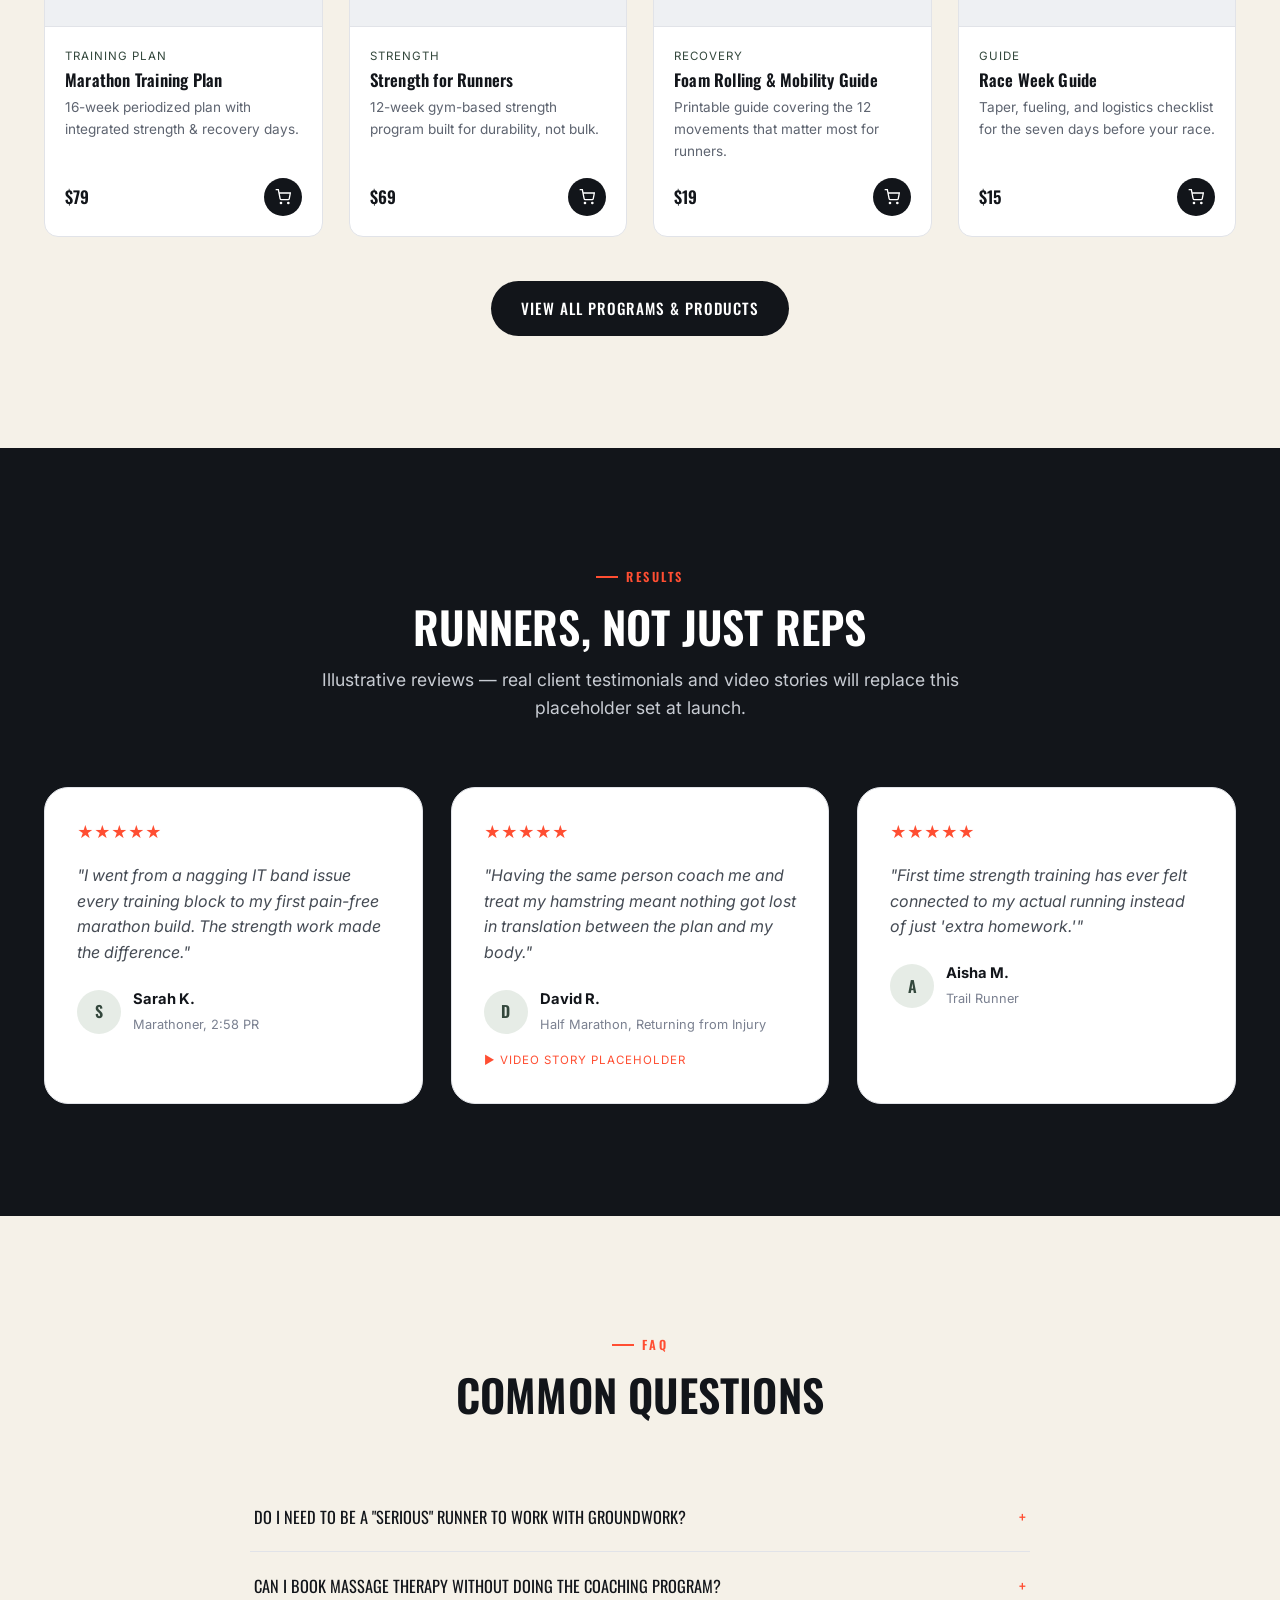
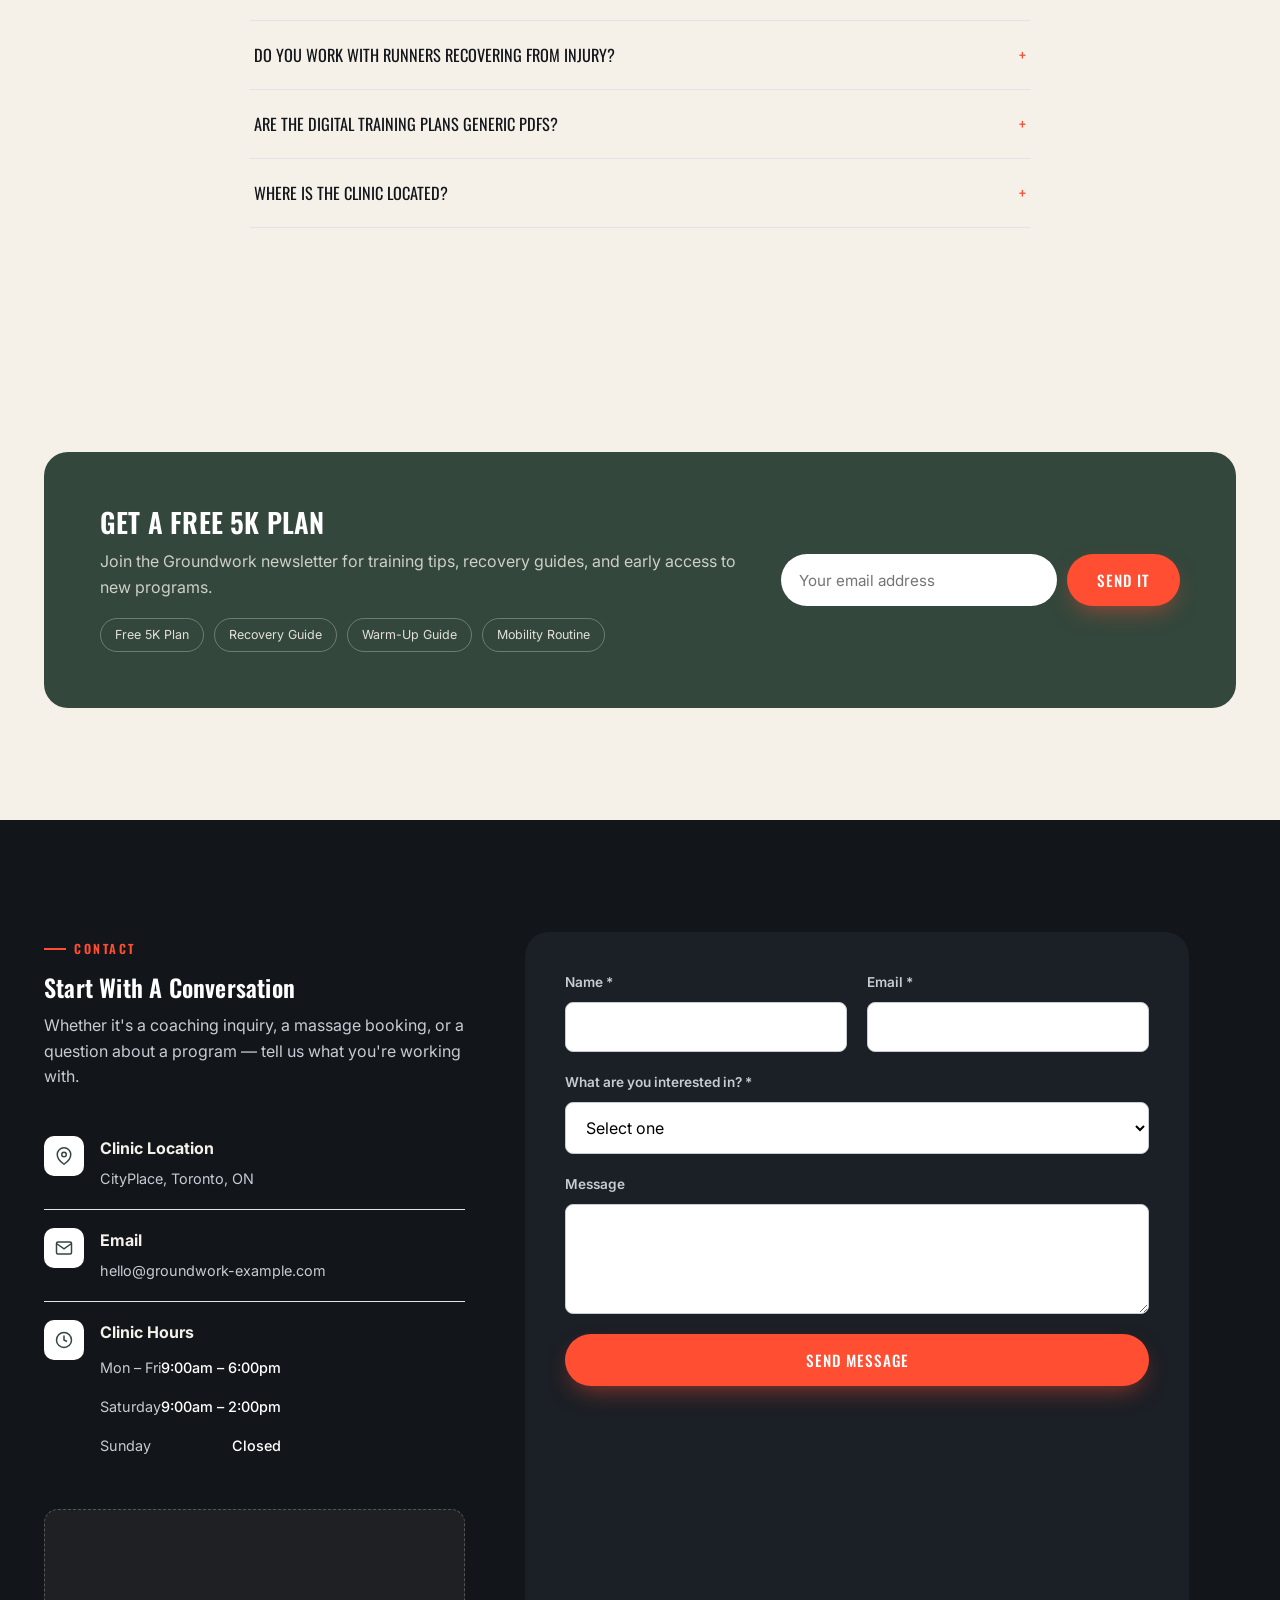
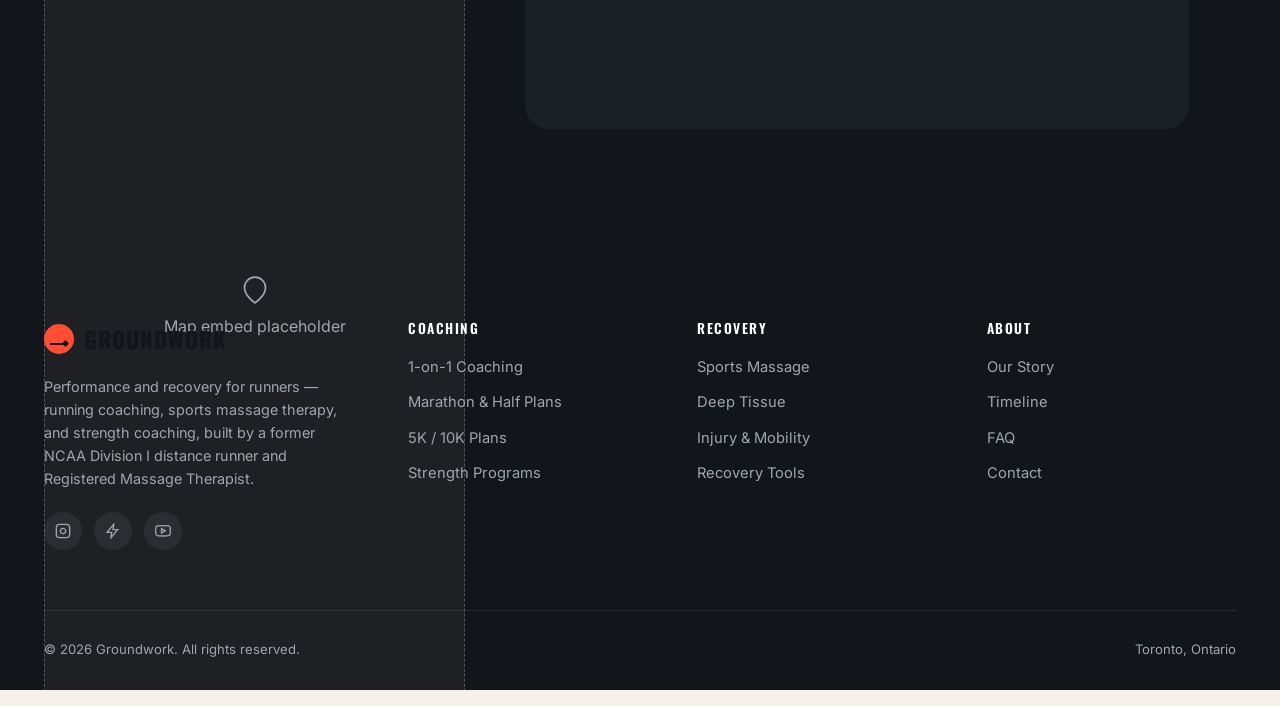
<file: groundwork/index.html>
<!DOCTYPE html>
<html lang="en">
<head>
    <meta charset="UTF-8">
    <meta name="viewport" content="width=device-width, initial-scale=1.0">
    <title>Groundwork | Performance &amp; Recovery for Runners — Toronto</title>
    <meta name="description" content="Groundwork is a performance and recovery practice for runners: running coaching, sports massage therapy, and strength coaching built by a former NCAA Division I distance runner and Registered Massage Therapist.">
    <meta property="og:title" content="Groundwork | Performance & Recovery for Runners">
    <meta property="og:description" content="Running coaching, sports massage therapy, and strength coaching for runners — built on science, not shortcuts.">
    <meta property="og:type" content="website">
    <link rel="preconnect" href="https://fonts.googleapis.com">
    <link rel="preconnect" href="https://fonts.gstatic.com" crossorigin>
    <link href="https://fonts.googleapis.com/css2?family=Inter:wght@400;500;600;700;800&family=Oswald:wght@500;600;700&display=swap" rel="stylesheet">
    <link rel="stylesheet" href="styles.css">
    <script type="application/ld+json">
    {
      "@context": "https://schema.org",
      "@type": "HealthAndBeautyBusiness",
      "name": "Groundwork",
      "description": "Performance and recovery practice for runners offering running coaching, sports massage therapy, and strength coaching.",
      "areaServed": "Toronto, Ontario",
      "founder": {
        "@type": "Person",
        "name": "Melika Ghali",
        "jobTitle": "Registered Massage Therapist & Running Coach"
      }
    }
    </script>
</head>
<body>

    <!-- Navigation -->
    <nav class="navbar" id="navbar">
        <div class="container nav-container">
            <a href="index.html" class="logo">
                <span class="logo-mark"></span> Groundwork
            </a>
            <button class="nav-toggle" id="navToggle" aria-label="Toggle navigation">
                <span></span><span></span><span></span>
            </button>
            <ul class="nav-links" id="navLinks">
                <li><a href="#services">Coaching</a></li>
                <li><a href="#recovery">Recovery</a></li>
                <li><a href="about.html">About</a></li>
                <li><a href="shop.html">Shop</a></li>
                <li><a href="#faq">FAQ</a></li>
                <li><a href="#contact" class="btn btn-primary btn-nav">Book a Session</a></li>
            </ul>
        </div>
    </nav>

    <!-- Hero -->
    <header class="hero" id="hero">
        <div class="container hero-container">
            <div class="hero-content">
                <span class="hero-tag">Performance &amp; Recovery for Runners — Toronto</span>
                <h1>Strength Is The <em>Foundation.</em><br>Distance Is The Reward.</h1>
                <p class="hero-description">Running coaching, sports massage therapy, and strength coaching — built by a former NCAA Division I distance runner who now treats runners for a living. One system, one practitioner, evidence over trends.</p>
                <div class="hero-ctas">
                    <a href="#contact" class="btn btn-primary">Start Coaching</a>
                    <a href="#recovery" class="btn btn-outline">Book a Massage</a>
                </div>
                <div class="hero-stats">
                    <div class="stat">
                        <span class="stat-number" data-target="8">0</span><span class="stat-suffix">+</span>
                        <span class="stat-label">Years Treating Runners</span>
                    </div>
                    <div class="stat">
                        <span class="stat-number" data-target="500">0</span><span class="stat-suffix">+</span>
                        <span class="stat-label">Runners Coached &amp; Treated</span>
                    </div>
                    <div class="stat">
                        <span class="stat-number" data-target="2">0</span><span class="stat-suffix">×</span>
                        <span class="stat-label">NCAA D1 Programs Raced</span>
                    </div>
                </div>
            </div>
            <div class="hero-visual">
                <div class="hero-card hero-card-main">
                    <span class="placeholder-tag">Training photo placeholder</span>
                    <h4>Marathon Block — Week 9</h4>
                    <p>Threshold + strength, periodized together.</p>
                </div>
                <div class="hero-card hero-card-float">
                    <div class="icon-badge">
                        <svg width="20" height="20" viewBox="0 0 24 24" fill="none" stroke="currentColor" stroke-width="2" stroke-linecap="round" stroke-linejoin="round"><path d="M18 20V10"></path><path d="M12 20V4"></path><path d="M6 20v-6"></path></svg>
                    </div>
                    <div>
                        <strong>+14%</strong>
                        <span>Threshold pace, 12wks</span>
                    </div>
                </div>
                <div class="hero-card hero-card-heart">
                    <div class="pulse-line">
                        <span style="height:40%"></span><span style="height:70%"></span><span style="height:100%"></span><span style="height:55%"></span><span style="height:85%"></span><span style="height:35%"></span>
                    </div>
                    <strong>Recovery: On track</strong>
                    <p>HRV trending up post-session</p>
                </div>
            </div>
        </div>
    </header>

    <!-- Trust strip -->
    <div class="trust-strip">
        <div class="container">
            <span class="label">Trained &amp; competed alongside</span>
            <div class="trust-marks">
                <span>Boise State Athletics</span>
                <span>Eastern Michigan Track &amp; Field</span>
                <span>University of Toronto Track Club</span>
                <span>Team Ontario</span>
            </div>
        </div>
    </div>

    <!-- About teaser -->
    <section class="section" id="about-teaser">
        <div class="container about-grid">
            <div class="about-visual fade-in">
                <div class="photo-block" style="height:100%;">
                    <svg viewBox="0 0 24 24" fill="none" stroke="currentColor" stroke-width="1.5"><circle cx="12" cy="7" r="4"></circle><path d="M5.5 21a6.5 6.5 0 0 1 13 0"></path></svg>
                    <span>Headshot placeholder — Melika Ghali</span>
                </div>
            </div>
            <div class="about-copy fade-in">
                <span class="eyebrow">The Practitioner</span>
                <h2>Coached &amp; Treated By Someone Who's Raced It</h2>
                <p>Groundwork is built around <strong>Melika Ghali</strong> — a Registered Massage Therapist and former NCAA Division I distance runner (Boise State &amp; Eastern Michigan, MS Exercise Physiology). Second Team All-MAC over 5000m and 10,000m, and a University of Toronto Track Club athlete before that.</p>
                <p>That combination is the whole idea: the person writing your training plan is the same person who understands what your tissue is doing under load, because he's spent years treating runners at The Runner's Academy and racing at the level most of his clients are chasing.</p>
                <div class="about-credentials">
                    <div class="credential">
                        <svg width="18" height="18" viewBox="0 0 24 24" fill="none" stroke="currentColor" stroke-width="2"><path d="M22 11.08V12a10 10 0 1 1-5.93-9.14"></path><polyline points="22 4 12 14.01 9 11.01"></polyline></svg>
                        Registered Massage Therapist (RMT)
                    </div>
                    <div class="credential">
                        <svg width="18" height="18" viewBox="0 0 24 24" fill="none" stroke="currentColor" stroke-width="2"><path d="M22 11.08V12a10 10 0 1 1-5.93-9.14"></path><polyline points="22 4 12 14.01 9 11.01"></polyline></svg>
                        MS, Exercise Physiology
                    </div>
                    <div class="credential">
                        <svg width="18" height="18" viewBox="0 0 24 24" fill="none" stroke="currentColor" stroke-width="2"><path d="M22 11.08V12a10 10 0 1 1-5.93-9.14"></path><polyline points="22 4 12 14.01 9 11.01"></polyline></svg>
                        NCAA D1 Track &amp; Cross Country
                    </div>
                    <div class="credential">
                        <svg width="18" height="18" viewBox="0 0 24 24" fill="none" stroke="currentColor" stroke-width="2"><path d="M22 11.08V12a10 10 0 1 1-5.93-9.14"></path><polyline points="22 4 12 14.01 9 11.01"></polyline></svg>
                        Strength &amp; Conditioning Coach
                    </div>
                </div>
                <a href="about.html" class="btn btn-dark">Read The Full Story</a>
            </div>
        </div>
    </section>

    <!-- Services: 3 pillars -->
    <section class="section section-dark" id="services">
        <div class="container">
            <div class="section-head">
                <span class="eyebrow">What We Do</span>
                <h2>One Practice, Three Disciplines</h2>
                <p>Running coaching, recovery, and strength work — programmed together instead of sold as separate, disconnected services.</p>
            </div>
            <div class="pillars">
                <div class="pillar-card fade-in">
                    <div class="pillar-icon">
                        <svg width="26" height="26" viewBox="0 0 24 24" fill="none" stroke="currentColor" stroke-width="2"><path d="M13 10V3L4 14h7v7l9-11h-7z"></path></svg>
                    </div>
                    <h3>Running Coaching</h3>
                    <p>1-on-1 and plan-based coaching for every distance and every level, from first 5K to Boston qualifier.</p>
                    <ul class="pillar-list">
                        <li>1-on-1 Coaching <span class="price">From $199/mo</span></li>
                        <li>Marathon &amp; Half Plans <span class="price">From $89</span></li>
                        <li>5K / 10K Plans <span class="price">From $59</span></li>
                        <li>Beginner Programs <span class="price">From $49</span></li>
                        <li>Trail Running <span class="price">From $89</span></li>
                        <li>Custom Programming <span class="price">Quote</span></li>
                    </ul>
                    <a href="shop.html#coaching" class="btn btn-outline btn-block">Explore Coaching</a>
                </div>

                <div class="pillar-card featured fade-in">
                    <div class="pillar-icon">
                        <svg width="26" height="26" viewBox="0 0 24 24" fill="none" stroke="currentColor" stroke-width="2"><path d="M20.84 4.61a5.5 5.5 0 0 0-7.78 0L12 5.67l-1.06-1.06a5.5 5.5 0 0 0-7.78 7.78l1.06 1.06L12 21.23l7.78-7.78 1.06-1.06a5.5 5.5 0 0 0 0-7.78z"></path></svg>
                    </div>
                    <h3>Massage &amp; Recovery</h3>
                    <p>Sports massage from someone who understands running mechanics from the inside, not just the table.</p>
                    <ul class="pillar-list">
                        <li>Sports Massage <span class="price">$110 / 60min</span></li>
                        <li>Deep Tissue <span class="price">$120 / 60min</span></li>
                        <li>Maintenance Sessions <span class="price">$95 / 45min</span></li>
                        <li>Pre-Race Treatment <span class="price">$85 / 30min</span></li>
                        <li>Post-Race Recovery <span class="price">$85 / 30min</span></li>
                        <li>Injury &amp; Mobility Assessment <span class="price">$130</span></li>
                    </ul>
                    <a href="#recovery" class="btn btn-primary btn-block">View Recovery Services</a>
                </div>

                <div class="pillar-card fade-in">
                    <div class="pillar-icon">
                        <svg width="26" height="26" viewBox="0 0 24 24" fill="none" stroke="currentColor" stroke-width="2"><path d="M6.5 6.5h11v11h-11z"></path><path d="M3 9h3M3 15h3M18 9h3M18 15h3M9 3v3M15 3v3M9 18v3M15 18v3"></path></svg>
                    </div>
                    <h3>Strength Coaching</h3>
                    <p>Running-specific strength — built to make you more durable, not just more tired.</p>
                    <ul class="pillar-list">
                        <li>Gym Programs <span class="price">From $69</span></li>
                        <li>Home / Bodyweight Programs <span class="price">From $49</span></li>
                        <li>Mobility &amp; Warm-Up Routines <span class="price">From $29</span></li>
                        <li>Injury Prevention Blocks <span class="price">From $69</span></li>
                        <li>Return-to-Running Programs <span class="price">From $89</span></li>
                        <li>1-on-1 Strength Sessions <span class="price">Quote</span></li>
                    </ul>
                    <a href="shop.html#strength" class="btn btn-outline btn-block">Explore Strength</a>
                </div>
            </div>
        </div>
    </section>

    <!-- Recovery / Massage Therapy detail -->
    <section class="section" id="recovery">
        <div class="container">
            <div class="section-head">
                <span class="eyebrow">Massage Therapy</span>
                <h2>Recovery Is Training, Not An Afterthought</h2>
                <p>Every treatment is built around what your training block actually needs this week — not a generic massage menu.</p>
            </div>
            <div class="pillars">
                <div class="pillar-card fade-in">
                    <h3 style="font-size:1.15rem;">Race Prep</h3>
                    <ul class="pillar-list">
                        <li>Pre-Race Treatment <span class="price">$85</span></li>
                        <li>Post-Race Recovery <span class="price">$85</span></li>
                        <li>Race Week Mobility <span class="price">$95</span></li>
                    </ul>
                </div>
                <div class="pillar-card fade-in">
                    <h3 style="font-size:1.15rem;">Ongoing Care</h3>
                    <ul class="pillar-list">
                        <li>Sports Massage <span class="price">$110</span></li>
                        <li>Deep Tissue <span class="price">$120</span></li>
                        <li>Maintenance Plan (Monthly) <span class="price">$340/mo</span></li>
                    </ul>
                </div>
                <div class="pillar-card fade-in">
                    <h3 style="font-size:1.15rem;">Injury &amp; Mobility</h3>
                    <ul class="pillar-list">
                        <li>Injury Prevention Assessment <span class="price">$130</span></li>
                        <li>Mobility Session <span class="price">$95</span></li>
                        <li>Return-to-Running Consult <span class="price">$130</span></li>
                    </ul>
                </div>
            </div>
            <div class="badge-row" style="justify-content:center; margin-top:36px;">
                <span class="badge-pill">
                    <svg width="16" height="16" viewBox="0 0 24 24" fill="none" stroke="currentColor" stroke-width="2"><path d="M4 4h16c1.1 0 2 .9 2 2v12c0 1.1-.9 2-2 2H4c-1.1 0-2-.9-2-2V6c0-1.1.9-2 2-2z"></path><line x1="16" y1="2" x2="16" y2="6"></line><line x1="8" y1="2" x2="8" y2="6"></line><line x1="3" y1="10" x2="21" y2="10"></line></svg>
                    Online booking — coming soon (Jane App)
                </span>
                <span class="badge-pill">
                    <svg width="16" height="16" viewBox="0 0 24 24" fill="none" stroke="currentColor" stroke-width="2"><path d="M21 10c0 7-9 13-9 13s-9-6-9-13a9 9 0 0 1 18 0z"></path><circle cx="12" cy="10" r="3"></circle></svg>
                    CityPlace, Toronto
                </span>
                <span class="badge-pill">
                    <svg width="16" height="16" viewBox="0 0 24 24" fill="none" stroke="currentColor" stroke-width="2"><circle cx="12" cy="12" r="10"></circle><polyline points="12 6 12 12 16 14"></polyline></svg>
                    Mon–Fri 9am–6pm, Sat 9am–2pm
                </span>
            </div>
        </div>
    </section>

    <!-- Process -->
    <section class="section section-dark">
        <div class="container">
            <div class="section-head">
                <span class="eyebrow">How Coaching Works</span>
                <h2>From First Call To Race Day</h2>
            </div>
            <div class="process-flow">
                <div class="process-step fade-in">
                    <h4>Discovery Call</h4>
                    <p>Training history, injury history, goals, and how much time you actually have to train.</p>
                </div>
                <div class="process-step fade-in">
                    <h4>Assessment</h4>
                    <p>Movement screen and running gait review to find what's limiting you before it becomes an injury.</p>
                </div>
                <div class="process-step fade-in">
                    <h4>Programming</h4>
                    <p>Running, strength, and recovery built into one periodized plan — not three separate to-do lists.</p>
                </div>
                <div class="process-step fade-in">
                    <h4>Adjust &amp; Race</h4>
                    <p>Weekly check-ins, load adjustments, and a taper built around how your body is actually responding.</p>
                </div>
            </div>
        </div>
    </section>

    <!-- Digital Products teaser -->
    <section class="section" id="products">
        <div class="container">
            <div class="section-head">
                <span class="eyebrow">Digital Programs</span>
                <h2>Train On Your Own Schedule</h2>
                <p>Downloadable training plans and guides built the same way the 1-on-1 coaching is — strength and recovery included, not sold separately.</p>
            </div>
            <div class="product-grid">
                <div class="product-card fade-in">
                    <div class="product-thumb">
                        <span class="product-badge">Bestseller</span>
                        <svg viewBox="0 0 24 24" fill="none" stroke="currentColor" stroke-width="1.5"><path d="M13 2 3 14h7l-1 8 10-12h-7l1-8z"></path></svg>
                    </div>
                    <div class="product-body">
                        <span class="product-category">Training Plan</span>
                        <h4>Marathon Training Plan</h4>
                        <p>16-week periodized plan with integrated strength &amp; recovery days.</p>
                        <div class="product-footer">
                            <span class="product-price">$79</span>
                            <a href="shop.html" class="add-to-cart" aria-label="Add to cart"><svg width="16" height="16" viewBox="0 0 24 24" fill="none" stroke="currentColor" stroke-width="2"><circle cx="9" cy="21" r="1"></circle><circle cx="20" cy="21" r="1"></circle><path d="M1 1h4l2.68 13.39a2 2 0 0 0 2 1.61h9.72a2 2 0 0 0 2-1.61L23 6H6"></path></svg></a>
                        </div>
                    </div>
                </div>
                <div class="product-card fade-in">
                    <div class="product-thumb">
                        <svg viewBox="0 0 24 24" fill="none" stroke="currentColor" stroke-width="1.5"><path d="M6.5 6.5h11v11h-11z"></path></svg>
                    </div>
                    <div class="product-body">
                        <span class="product-category">Strength</span>
                        <h4>Strength for Runners</h4>
                        <p>12-week gym-based strength program built for durability, not bulk.</p>
                        <div class="product-footer">
                            <span class="product-price">$69</span>
                            <a href="shop.html" class="add-to-cart" aria-label="Add to cart"><svg width="16" height="16" viewBox="0 0 24 24" fill="none" stroke="currentColor" stroke-width="2"><circle cx="9" cy="21" r="1"></circle><circle cx="20" cy="21" r="1"></circle><path d="M1 1h4l2.68 13.39a2 2 0 0 0 2 1.61h9.72a2 2 0 0 0 2-1.61L23 6H6"></path></svg></a>
                        </div>
                    </div>
                </div>
                <div class="product-card fade-in">
                    <div class="product-thumb">
                        <svg viewBox="0 0 24 24" fill="none" stroke="currentColor" stroke-width="1.5"><circle cx="12" cy="12" r="9"></circle><path d="M12 7v5l3 3"></path></svg>
                    </div>
                    <div class="product-body">
                        <span class="product-category">Recovery</span>
                        <h4>Foam Rolling &amp; Mobility Guide</h4>
                        <p>Printable guide covering the 12 movements that matter most for runners.</p>
                        <div class="product-footer">
                            <span class="product-price">$19</span>
                            <a href="shop.html" class="add-to-cart" aria-label="Add to cart"><svg width="16" height="16" viewBox="0 0 24 24" fill="none" stroke="currentColor" stroke-width="2"><circle cx="9" cy="21" r="1"></circle><circle cx="20" cy="21" r="1"></circle><path d="M1 1h4l2.68 13.39a2 2 0 0 0 2 1.61h9.72a2 2 0 0 0 2-1.61L23 6H6"></path></svg></a>
                        </div>
                    </div>
                </div>
                <div class="product-card fade-in">
                    <div class="product-thumb">
                        <span class="product-badge">New</span>
                        <svg viewBox="0 0 24 24" fill="none" stroke="currentColor" stroke-width="1.5"><path d="M4 19.5A2.5 2.5 0 0 1 6.5 17H20"></path><path d="M6.5 2H20v20H6.5A2.5 2.5 0 0 1 4 19.5v-15A2.5 2.5 0 0 1 6.5 2z"></path></svg>
                    </div>
                    <div class="product-body">
                        <span class="product-category">Guide</span>
                        <h4>Race Week Guide</h4>
                        <p>Taper, fueling, and logistics checklist for the seven days before your race.</p>
                        <div class="product-footer">
                            <span class="product-price">$15</span>
                            <a href="shop.html" class="add-to-cart" aria-label="Add to cart"><svg width="16" height="16" viewBox="0 0 24 24" fill="none" stroke="currentColor" stroke-width="2"><circle cx="9" cy="21" r="1"></circle><circle cx="20" cy="21" r="1"></circle><path d="M1 1h4l2.68 13.39a2 2 0 0 0 2 1.61h9.72a2 2 0 0 0 2-1.61L23 6H6"></path></svg></a>
                        </div>
                    </div>
                </div>
            </div>
            <div style="text-align:center; margin-top:44px;">
                <a href="shop.html" class="btn btn-dark">View All Programs &amp; Products</a>
            </div>
        </div>
    </section>

    <!-- Testimonials -->
    <section class="section section-dark" id="testimonials">
        <div class="container">
            <div class="section-head">
                <span class="eyebrow">Results</span>
                <h2>Runners, Not Just Reps</h2>
                <p>Illustrative reviews — real client testimonials and video stories will replace this placeholder set at launch.</p>
            </div>
            <div class="testimonial-grid">
                <div class="testimonial-card fade-in">
                    <div class="stars">★★★★★</div>
                    <p class="quote">"I went from a nagging IT band issue every training block to my first pain-free marathon build. The strength work made the difference."</p>
                    <div class="testimonial-author">
                        <div class="avatar-placeholder">S</div>
                        <div><strong>Sarah K.</strong><span>Marathoner, 2:58 PR</span></div>
                    </div>
                </div>
                <div class="testimonial-card fade-in">
                    <div class="stars">★★★★★</div>
                    <p class="quote">"Having the same person coach me and treat my hamstring meant nothing got lost in translation between the plan and my body."</p>
                    <div class="testimonial-author">
                        <div class="avatar-placeholder">D</div>
                        <div><strong>David R.</strong><span>Half Marathon, Returning from Injury</span></div>
                    </div>
                    <span class="video-badge">▶ Video story placeholder</span>
                </div>
                <div class="testimonial-card fade-in">
                    <div class="stars">★★★★★</div>
                    <p class="quote">"First time strength training has ever felt connected to my actual running instead of just 'extra homework.'"</p>
                    <div class="testimonial-author">
                        <div class="avatar-placeholder">A</div>
                        <div><strong>Aisha M.</strong><span>Trail Runner</span></div>
                    </div>
                </div>
            </div>
        </div>
    </section>

    <!-- FAQ -->
    <section class="section" id="faq">
        <div class="container">
            <div class="section-head">
                <span class="eyebrow">FAQ</span>
                <h2>Common Questions</h2>
            </div>
            <div class="faq-list">
                <div class="faq-item fade-in">
                    <button class="faq-question">Do I need to be a "serious" runner to work with Groundwork? <span class="icon-plus">+</span></button>
                    <div class="faq-answer"><p>No. Most clients are recreational and busy-professional runners training for a first 5K through a marathon. The approach — strength, recovery, and coaching together — matters more the less time you have to train, not less.</p></div>
                </div>
                <div class="faq-item fade-in">
                    <button class="faq-question">Can I book massage therapy without doing the coaching program? <span class="icon-plus">+</span></button>
                    <div class="faq-answer"><p>Yes — massage therapy and coaching are booked independently. Plenty of clients start with recovery sessions only.</p></div>
                </div>
                <div class="faq-item fade-in">
                    <button class="faq-question">Do you work with runners recovering from injury? <span class="icon-plus">+</span></button>
                    <div class="faq-answer"><p>This is a core focus. Return-to-running programming is built around a graded reintroduction to load, coordinated with massage and mobility work — not just a plan pulled off the shelf.</p></div>
                </div>
                <div class="faq-item fade-in">
                    <button class="faq-question">Are the digital training plans generic PDFs? <span class="icon-plus">+</span></button>
                    <div class="faq-answer"><p>They're periodized plans built from the same coaching framework used 1-on-1, including integrated strength and recovery days — not a generic mileage table.</p></div>
                </div>
                <div class="faq-item fade-in">
                    <button class="faq-question">Where is the clinic located? <span class="icon-plus">+</span></button>
                    <div class="faq-answer"><p>CityPlace, Toronto. Online coaching is available anywhere; in-person massage and strength sessions are Toronto-based.</p></div>
                </div>
            </div>
        </div>
    </section>

    <!-- Newsletter -->
    <section class="section">
        <div class="container">
            <div class="newsletter-box fade-in">
                <div>
                    <h3>Get A Free 5K Plan</h3>
                    <p>Join the Groundwork newsletter for training tips, recovery guides, and early access to new programs.</p>
                    <div class="newsletter-magnets">
                        <span class="magnet-chip">Free 5K Plan</span>
                        <span class="magnet-chip">Recovery Guide</span>
                        <span class="magnet-chip">Warm-Up Guide</span>
                        <span class="magnet-chip">Mobility Routine</span>
                    </div>
                </div>
                <form class="newsletter-form" id="newsletterForm">
                    <input type="email" placeholder="Your email address" required aria-label="Email address">
                    <button type="submit" class="btn btn-primary">Send It</button>
                </form>
            </div>
        </div>
    </section>

    <!-- Contact -->
    <section class="section section-dark" id="contact">
        <div class="container contact-grid">
            <div>
                <span class="eyebrow">Contact</span>
                <h2>Start With A Conversation</h2>
                <p style="color:var(--gray-300); margin-top:12px;">Whether it's a coaching inquiry, a massage booking, or a question about a program — tell us what you're working with.</p>
                <div class="contact-info-list">
                    <div class="contact-info-item">
                        <div class="icon-badge"><svg width="18" height="18" viewBox="0 0 24 24" fill="none" stroke="currentColor" stroke-width="2"><path d="M21 10c0 7-9 13-9 13s-9-6-9-13a9 9 0 0 1 18 0z"></path><circle cx="12" cy="10" r="3"></circle></svg></div>
                        <div><strong>Clinic Location</strong><span>CityPlace, Toronto, ON</span></div>
                    </div>
                    <div class="contact-info-item">
                        <div class="icon-badge"><svg width="18" height="18" viewBox="0 0 24 24" fill="none" stroke="currentColor" stroke-width="2"><path d="M4 4h16c1.1 0 2 .9 2 2v12c0 1.1-.9 2-2 2H4c-1.1 0-2-.9-2-2V6c0-1.1.9-2 2-2z"></path><polyline points="22,6 12,13 2,6"></polyline></svg></div>
                        <div><strong>Email</strong><span>hello@groundwork-example.com</span></div>
                    </div>
                    <div class="contact-info-item">
                        <div class="icon-badge"><svg width="18" height="18" viewBox="0 0 24 24" fill="none" stroke="currentColor" stroke-width="2"><circle cx="12" cy="12" r="10"></circle><polyline points="12 6 12 12 16 14"></polyline></svg></div>
                        <div>
                            <strong>Clinic Hours</strong>
                            <div class="hours-row"><span>Mon – Fri</span><strong>9:00am – 6:00pm</strong></div>
                            <div class="hours-row"><span>Saturday</span><strong>9:00am – 2:00pm</strong></div>
                            <div class="hours-row"><span>Sunday</span><strong>Closed</strong></div>
                        </div>
                    </div>
                </div>
                <div class="map-placeholder">
                    <svg width="28" height="28" viewBox="0 0 24 24" fill="none" stroke="currentColor" stroke-width="1.5"><path d="M21 10c0 7-9 13-9 13s-9-6-9-13a9 9 0 0 1 18 0z"></path></svg>
                    <span>Map embed placeholder</span>
                </div>
            </div>
            <form id="contactForm" style="background:var(--ink-soft); padding:40px; border-radius:var(--radius-lg);">
                <div class="form-grid">
                    <div class="form-group">
                        <label for="name">Name *</label>
                        <input type="text" id="name" name="name" required>
                    </div>
                    <div class="form-group">
                        <label for="email">Email *</label>
                        <input type="email" id="email" name="email" required>
                    </div>
                </div>
                <div class="form-group full">
                    <label for="topic">What are you interested in? *</label>
                    <select id="topic" name="topic" required>
                        <option value="">Select one</option>
                        <option>Running Coaching</option>
                        <option>Massage Therapy</option>
                        <option>Strength Coaching</option>
                        <option>Digital Programs</option>
                        <option>Something else</option>
                    </select>
                </div>
                <div class="form-group full">
                    <label for="message">Message</label>
                    <textarea id="message" name="message" rows="4"></textarea>
                </div>
                <button type="submit" class="btn btn-primary btn-block">Send Message</button>
                <p id="formStatus" class="form-status"></p>
            </form>
        </div>
    </section>

    <!-- Footer -->
    <footer class="footer">
        <div class="container">
            <div class="footer-grid">
                <div class="footer-brand">
                    <a href="index.html" class="logo"><span class="logo-mark"></span> Groundwork</a>
                    <p>Performance and recovery for runners — running coaching, sports massage therapy, and strength coaching, built by a former NCAA Division I distance runner and Registered Massage Therapist.</p>
                    <div class="footer-social">
                        <a href="#" aria-label="Instagram"><svg width="16" height="16" viewBox="0 0 24 24" fill="none" stroke="currentColor" stroke-width="2"><rect x="2" y="2" width="20" height="20" rx="5"></rect><path d="M16 11.37A4 4 0 1 1 12.63 8 4 4 0 0 1 16 11.37z"></path><line x1="17.5" y1="6.5" x2="17.51" y2="6.5"></line></svg></a>
                        <a href="#" aria-label="Strava"><svg width="16" height="16" viewBox="0 0 24 24" fill="none" stroke="currentColor" stroke-width="2"><path d="M13 2 3 14h7l-1 8 10-12h-7l1-8z"></path></svg></a>
                        <a href="#" aria-label="YouTube"><svg width="16" height="16" viewBox="0 0 24 24" fill="none" stroke="currentColor" stroke-width="2"><path d="M22.54 6.42a2.78 2.78 0 0 0-1.94-2C18.88 4 12 4 12 4s-6.88 0-8.6.46a2.78 2.78 0 0 0-1.94 2A29 29 0 0 0 1 11.75a29 29 0 0 0 .46 5.33A2.78 2.78 0 0 0 3.4 19c1.72.46 8.6.46 8.6.46s6.88 0 8.6-.46a2.78 2.78 0 0 0 1.94-2 29 29 0 0 0 .46-5.25 29 29 0 0 0-.46-5.33z"></path><polygon points="9.75 15.02 15.5 11.75 9.75 8.48 9.75 15.02"></polygon></svg></a>
                    </div>
                </div>
                <div class="footer-col">
                    <h5>Coaching</h5>
                    <ul>
                        <li><a href="shop.html#coaching">1-on-1 Coaching</a></li>
                        <li><a href="shop.html#coaching">Marathon &amp; Half Plans</a></li>
                        <li><a href="shop.html#coaching">5K / 10K Plans</a></li>
                        <li><a href="shop.html#strength">Strength Programs</a></li>
                    </ul>
                </div>
                <div class="footer-col">
                    <h5>Recovery</h5>
                    <ul>
                        <li><a href="#recovery">Sports Massage</a></li>
                        <li><a href="#recovery">Deep Tissue</a></li>
                        <li><a href="#recovery">Injury &amp; Mobility</a></li>
                        <li><a href="shop.html">Recovery Tools</a></li>
                    </ul>
                </div>
                <div class="footer-col">
                    <h5>About</h5>
                    <ul>
                        <li><a href="about.html">Our Story</a></li>
                        <li><a href="about.html#timeline">Timeline</a></li>
                        <li><a href="#faq">FAQ</a></li>
                        <li><a href="#contact">Contact</a></li>
                    </ul>
                </div>
            </div>
            <div class="footer-bottom">
                <span>&copy; 2026 Groundwork. All rights reserved.</span>
                <span>Toronto, Ontario</span>
            </div>
        </div>
    </footer>

    <script src="script.js"></script>
</body>
</html>
</file>
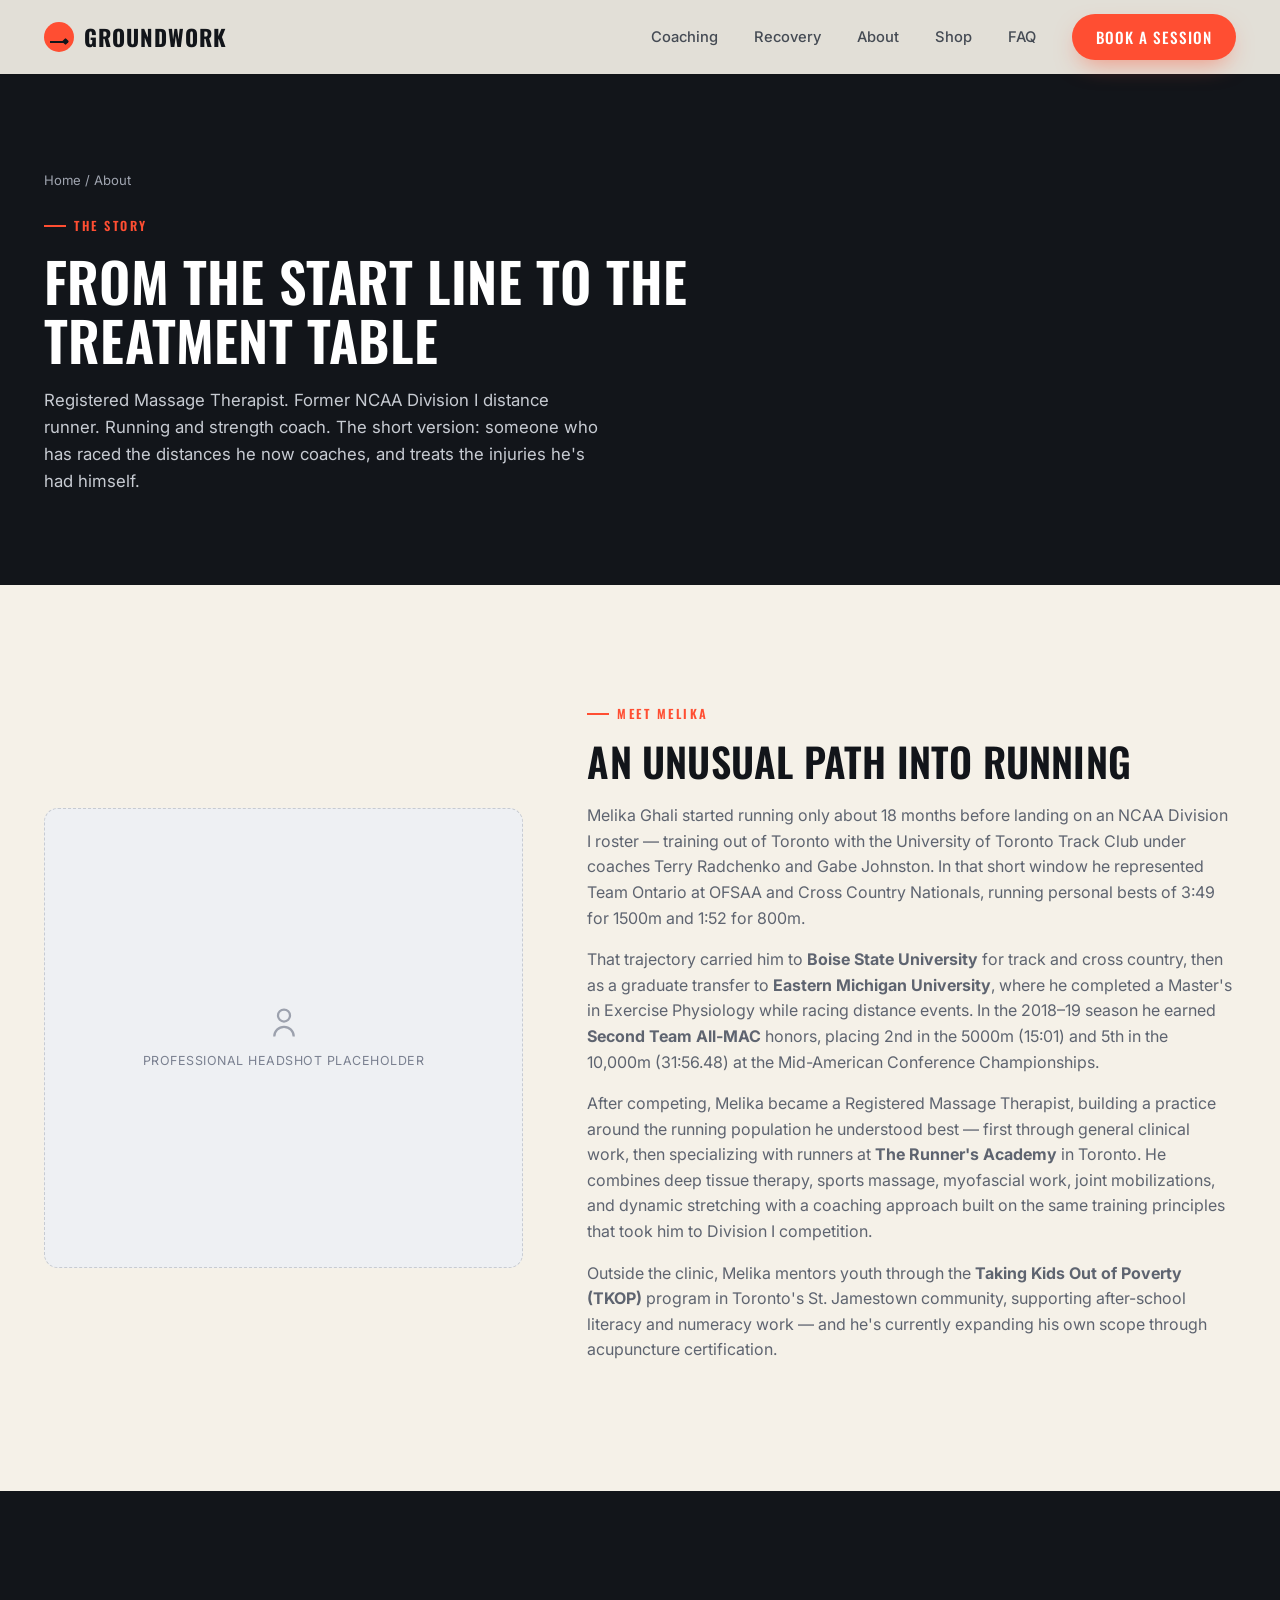
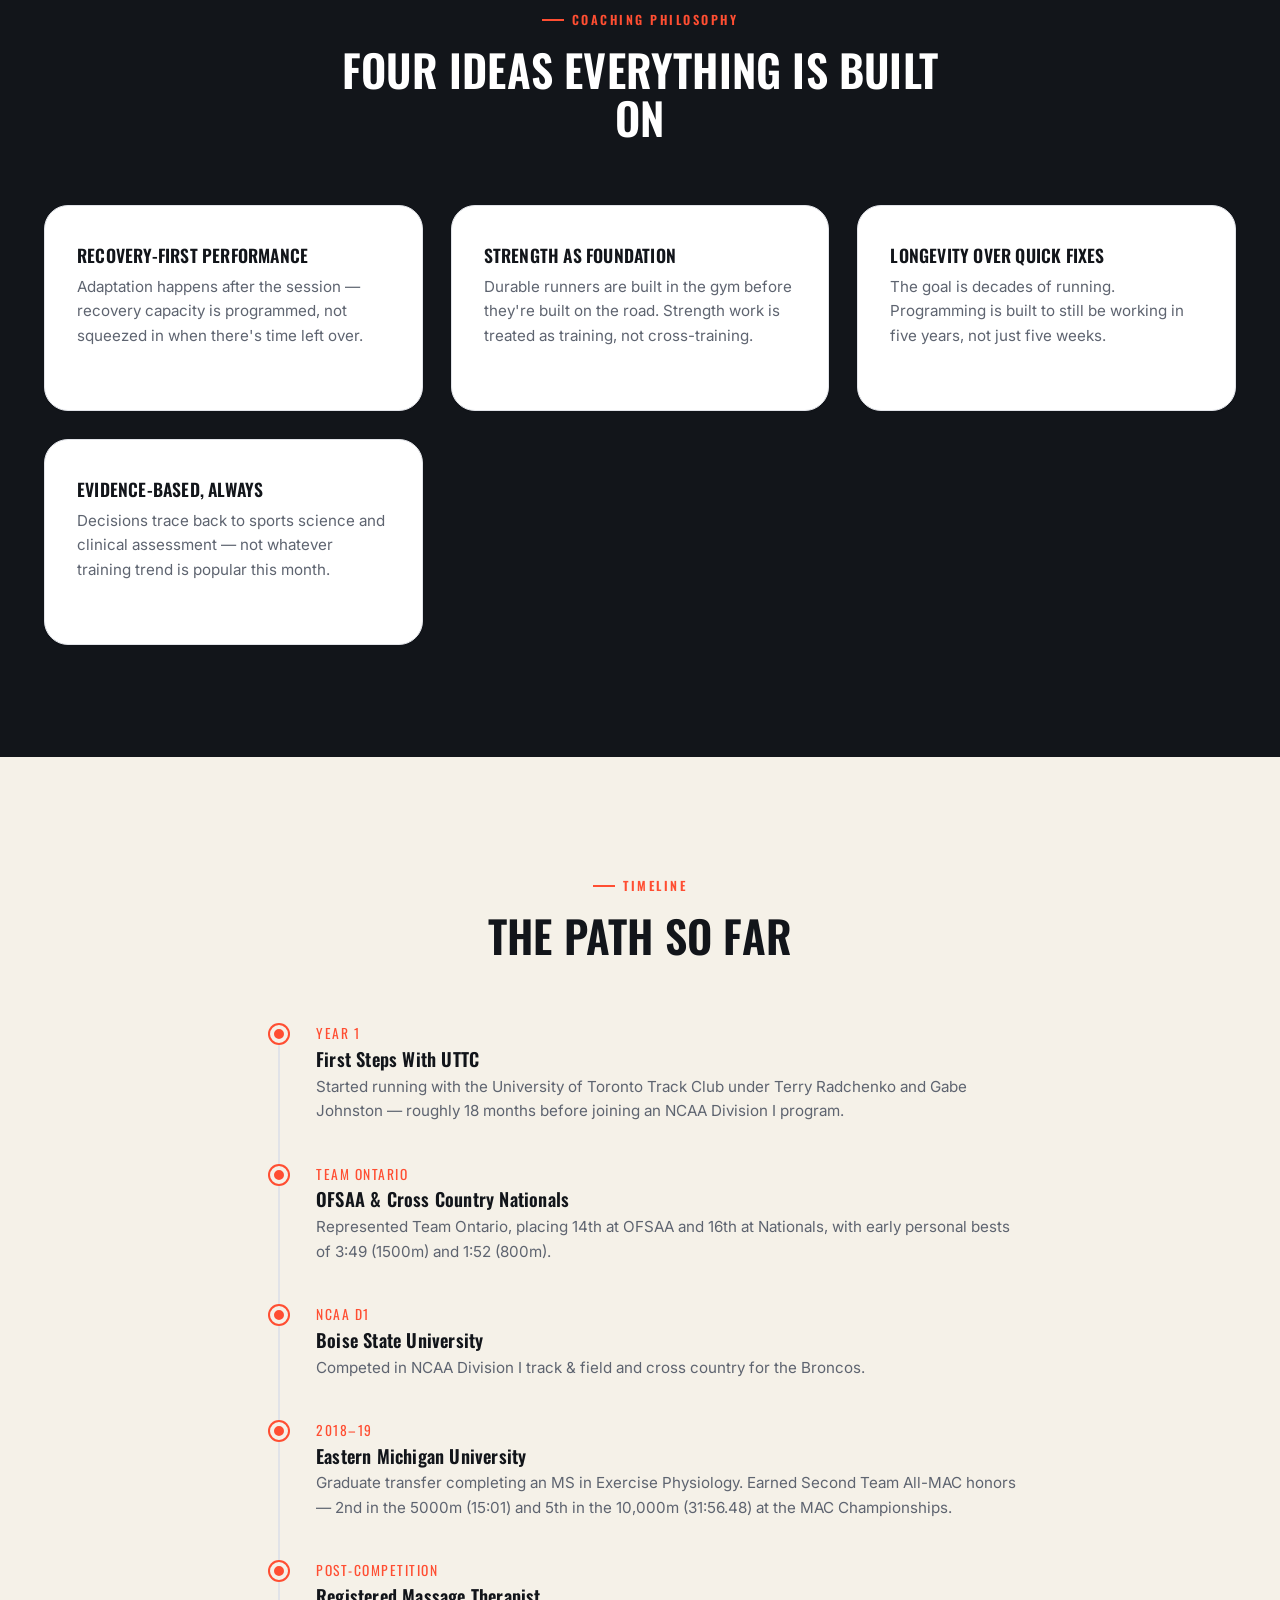
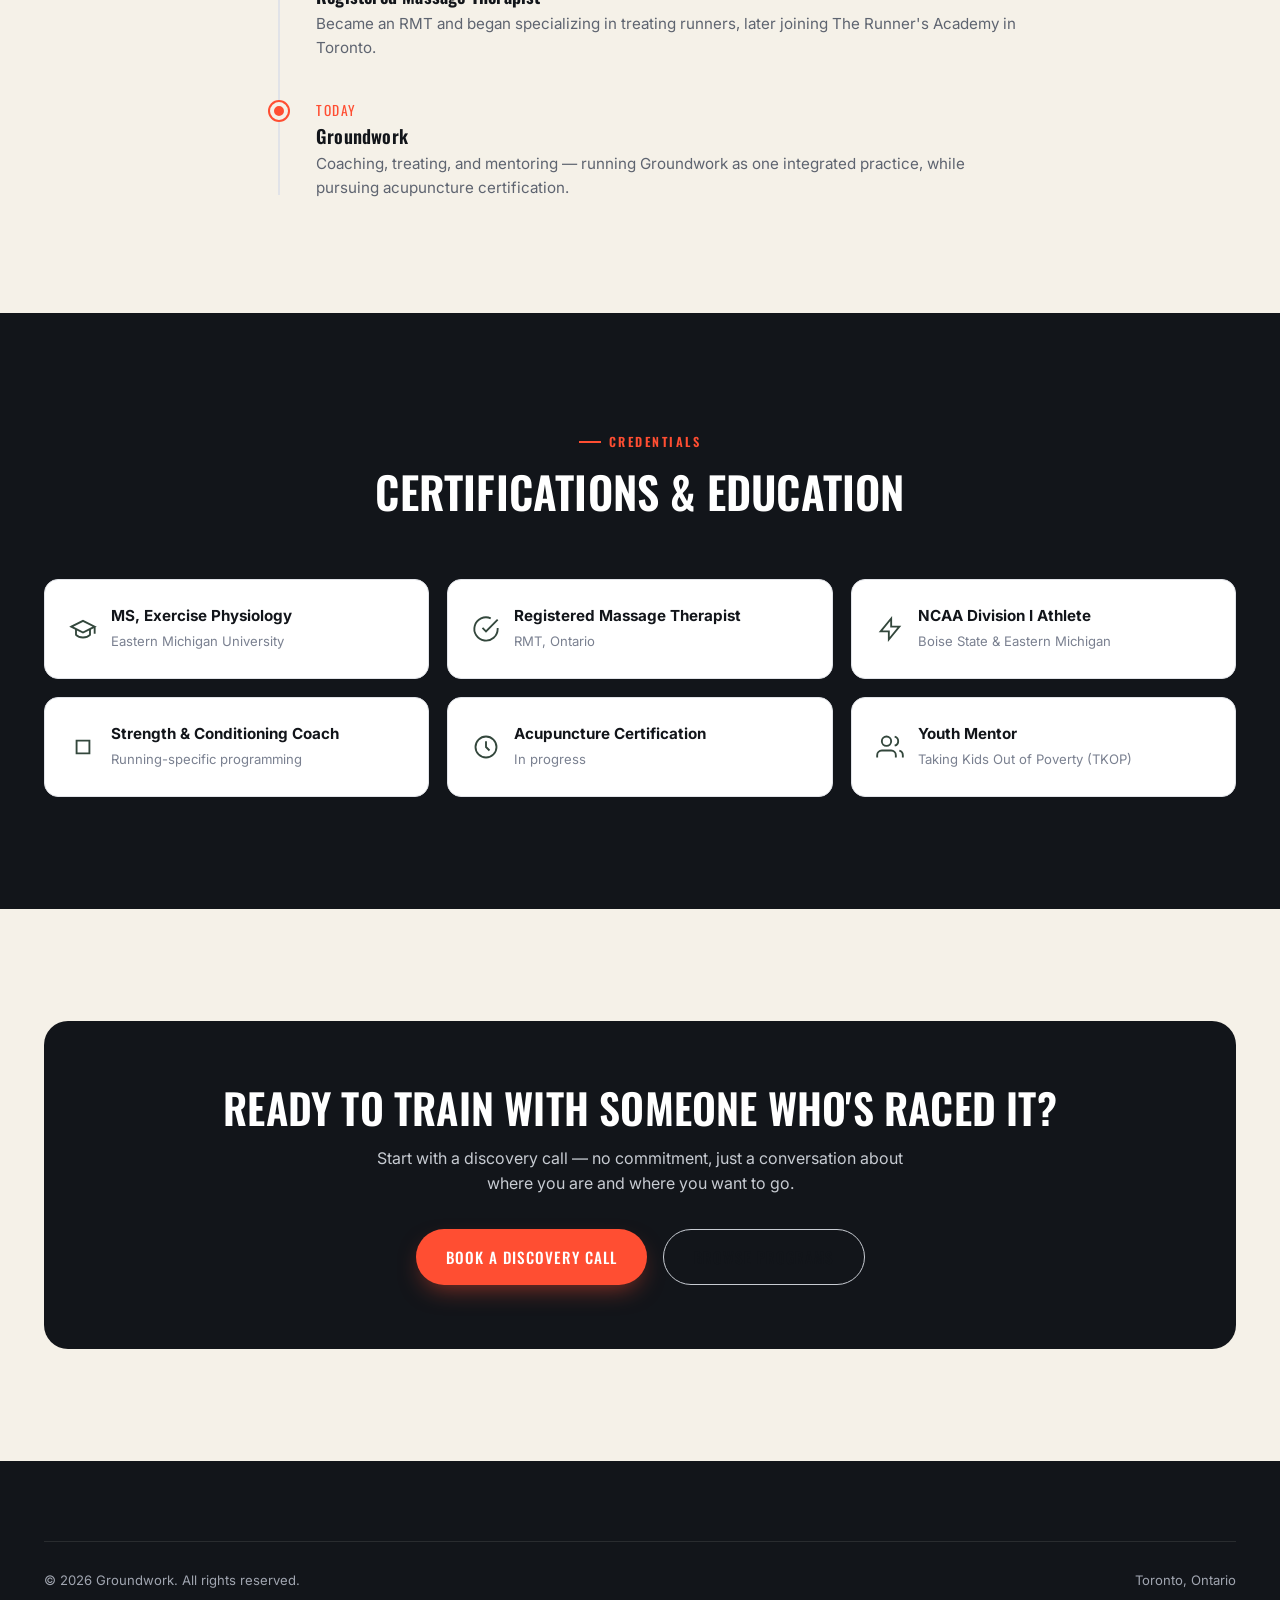
<file: groundwork/about.html>
<!DOCTYPE html>
<html lang="en">
<head>
    <meta charset="UTF-8">
    <meta name="viewport" content="width=device-width, initial-scale=1.0">
    <title>About Melika Ghali | Groundwork Performance &amp; Recovery</title>
    <meta name="description" content="From NCAA Division I distance runner to Registered Massage Therapist and running coach — the story and credentials behind Groundwork.">
    <link rel="preconnect" href="https://fonts.googleapis.com">
    <link rel="preconnect" href="https://fonts.gstatic.com" crossorigin>
    <link href="https://fonts.googleapis.com/css2?family=Inter:wght@400;500;600;700;800&family=Oswald:wght@500;600;700&display=swap" rel="stylesheet">
    <link rel="stylesheet" href="styles.css">
</head>
<body>

    <nav class="navbar scrolled always-solid" id="navbar">
        <div class="container nav-container">
            <a href="index.html" class="logo"><span class="logo-mark"></span> Groundwork</a>
            <button class="nav-toggle" id="navToggle" aria-label="Toggle navigation">
                <span></span><span></span><span></span>
            </button>
            <ul class="nav-links" id="navLinks">
                <li><a href="index.html#services">Coaching</a></li>
                <li><a href="index.html#recovery">Recovery</a></li>
                <li><a href="about.html">About</a></li>
                <li><a href="shop.html">Shop</a></li>
                <li><a href="index.html#faq">FAQ</a></li>
                <li><a href="index.html#contact" class="btn btn-primary btn-nav">Book a Session</a></li>
            </ul>
        </div>
    </nav>

    <header class="page-hero">
        <div class="container">
            <div class="breadcrumb"><a href="index.html">Home</a> / About</div>
            <span class="eyebrow">The Story</span>
            <h1>From The Start Line To The Treatment Table</h1>
            <p>Registered Massage Therapist. Former NCAA Division I distance runner. Running and strength coach. The short version: someone who has raced the distances he now coaches, and treats the injuries he's had himself.</p>
        </div>
    </header>

    <!-- Bio -->
    <section class="section">
        <div class="container about-grid">
            <div class="about-visual fade-in">
                <div class="photo-block" style="height:100%;">
                    <svg viewBox="0 0 24 24" fill="none" stroke="currentColor" stroke-width="1.5"><circle cx="12" cy="7" r="4"></circle><path d="M5.5 21a6.5 6.5 0 0 1 13 0"></path></svg>
                    <span>Professional headshot placeholder</span>
                </div>
            </div>
            <div class="about-copy fade-in">
                <span class="eyebrow">Meet Melika</span>
                <h2>An Unusual Path Into Running</h2>
                <p>Melika Ghali started running only about 18 months before landing on an NCAA Division I roster — training out of Toronto with the University of Toronto Track Club under coaches Terry Radchenko and Gabe Johnston. In that short window he represented Team Ontario at OFSAA and Cross Country Nationals, running personal bests of 3:49 for 1500m and 1:52 for 800m.</p>
                <p>That trajectory carried him to <strong>Boise State University</strong> for track and cross country, then as a graduate transfer to <strong>Eastern Michigan University</strong>, where he completed a Master's in Exercise Physiology while racing distance events. In the 2018–19 season he earned <strong>Second Team All-MAC</strong> honors, placing 2nd in the 5000m (15:01) and 5th in the 10,000m (31:56.48) at the Mid-American Conference Championships.</p>
                <p>After competing, Melika became a Registered Massage Therapist, building a practice around the running population he understood best — first through general clinical work, then specializing with runners at <strong>The Runner's Academy</strong> in Toronto. He combines deep tissue therapy, sports massage, myofascial work, joint mobilizations, and dynamic stretching with a coaching approach built on the same training principles that took him to Division I competition.</p>
                <p>Outside the clinic, Melika mentors youth through the <strong>Taking Kids Out of Poverty (TKOP)</strong> program in Toronto's St. Jamestown community, supporting after-school literacy and numeracy work — and he's currently expanding his own scope through acupuncture certification.</p>
            </div>
        </div>
    </section>

    <!-- Philosophy -->
    <section class="section section-dark">
        <div class="container">
            <div class="section-head">
                <span class="eyebrow">Coaching Philosophy</span>
                <h2>Four Ideas Everything Is Built On</h2>
            </div>
            <div class="pillars">
                <div class="pillar-card fade-in">
                    <h3 style="font-size:1.1rem;">Recovery-First Performance</h3>
                    <p>Adaptation happens after the session — recovery capacity is programmed, not squeezed in when there's time left over.</p>
                </div>
                <div class="pillar-card fade-in">
                    <h3 style="font-size:1.1rem;">Strength As Foundation</h3>
                    <p>Durable runners are built in the gym before they're built on the road. Strength work is treated as training, not cross-training.</p>
                </div>
                <div class="pillar-card fade-in">
                    <h3 style="font-size:1.1rem;">Longevity Over Quick Fixes</h3>
                    <p>The goal is decades of running. Programming is built to still be working in five years, not just five weeks.</p>
                </div>
                <div class="pillar-card fade-in">
                    <h3 style="font-size:1.1rem;">Evidence-Based, Always</h3>
                    <p>Decisions trace back to sports science and clinical assessment — not whatever training trend is popular this month.</p>
                </div>
            </div>
        </div>
    </section>

    <!-- Timeline -->
    <section class="section" id="timeline">
        <div class="container">
            <div class="section-head">
                <span class="eyebrow">Timeline</span>
                <h2>The Path So Far</h2>
            </div>
            <div class="timeline">
                <div class="timeline-item fade-in">
                    <div class="timeline-dot"></div>
                    <div class="year">Year 1</div>
                    <h4>First Steps With UTTC</h4>
                    <p>Started running with the University of Toronto Track Club under Terry Radchenko and Gabe Johnston — roughly 18 months before joining an NCAA Division I program.</p>
                </div>
                <div class="timeline-item fade-in">
                    <div class="timeline-dot"></div>
                    <div class="year">Team Ontario</div>
                    <h4>OFSAA &amp; Cross Country Nationals</h4>
                    <p>Represented Team Ontario, placing 14th at OFSAA and 16th at Nationals, with early personal bests of 3:49 (1500m) and 1:52 (800m).</p>
                </div>
                <div class="timeline-item fade-in">
                    <div class="timeline-dot"></div>
                    <div class="year">NCAA D1</div>
                    <h4>Boise State University</h4>
                    <p>Competed in NCAA Division I track &amp; field and cross country for the Broncos.</p>
                </div>
                <div class="timeline-item fade-in">
                    <div class="timeline-dot"></div>
                    <div class="year">2018–19</div>
                    <h4>Eastern Michigan University</h4>
                    <p>Graduate transfer completing an MS in Exercise Physiology. Earned Second Team All-MAC honors — 2nd in the 5000m (15:01) and 5th in the 10,000m (31:56.48) at the MAC Championships.</p>
                </div>
                <div class="timeline-item fade-in">
                    <div class="timeline-dot"></div>
                    <div class="year">Post-Competition</div>
                    <h4>Registered Massage Therapist</h4>
                    <p>Became an RMT and began specializing in treating runners, later joining The Runner's Academy in Toronto.</p>
                </div>
                <div class="timeline-item fade-in">
                    <div class="timeline-dot"></div>
                    <div class="year">Today</div>
                    <h4>Groundwork</h4>
                    <p>Coaching, treating, and mentoring — running Groundwork as one integrated practice, while pursuing acupuncture certification.</p>
                </div>
            </div>
        </div>
    </section>

    <!-- Certifications -->
    <section class="section section-dark">
        <div class="container">
            <div class="section-head">
                <span class="eyebrow">Credentials</span>
                <h2>Certifications &amp; Education</h2>
            </div>
            <div class="cert-grid">
                <div class="cert-card fade-in">
                    <svg width="28" height="28" viewBox="0 0 24 24" fill="none" stroke="currentColor" stroke-width="1.6"><path d="M22 10v6M2 10l10-5 10 5-10 5-10-5z"></path><path d="M6 12v5c3 3 9 3 12 0v-5"></path></svg>
                    <div><strong>MS, Exercise Physiology</strong><span>Eastern Michigan University</span></div>
                </div>
                <div class="cert-card fade-in">
                    <svg width="28" height="28" viewBox="0 0 24 24" fill="none" stroke="currentColor" stroke-width="1.6"><path d="M22 11.08V12a10 10 0 1 1-5.93-9.14"></path><polyline points="22 4 12 14.01 9 11.01"></polyline></svg>
                    <div><strong>Registered Massage Therapist</strong><span>RMT, Ontario</span></div>
                </div>
                <div class="cert-card fade-in">
                    <svg width="28" height="28" viewBox="0 0 24 24" fill="none" stroke="currentColor" stroke-width="1.6"><path d="M13 10V3L4 14h7v7l9-11h-7z"></path></svg>
                    <div><strong>NCAA Division I Athlete</strong><span>Boise State &amp; Eastern Michigan</span></div>
                </div>
                <div class="cert-card fade-in">
                    <svg width="28" height="28" viewBox="0 0 24 24" fill="none" stroke="currentColor" stroke-width="1.6"><path d="M6.5 6.5h11v11h-11z"></path></svg>
                    <div><strong>Strength &amp; Conditioning Coach</strong><span>Running-specific programming</span></div>
                </div>
                <div class="cert-card fade-in">
                    <svg width="28" height="28" viewBox="0 0 24 24" fill="none" stroke="currentColor" stroke-width="1.6"><circle cx="12" cy="12" r="9"></circle><path d="M12 7v5l3 3"></path></svg>
                    <div><strong>Acupuncture Certification</strong><span>In progress</span></div>
                </div>
                <div class="cert-card fade-in">
                    <svg width="28" height="28" viewBox="0 0 24 24" fill="none" stroke="currentColor" stroke-width="1.6"><path d="M17 21v-2a4 4 0 0 0-4-4H5a4 4 0 0 0-4 4v2"></path><circle cx="9" cy="7" r="4"></circle><path d="M23 21v-2a4 4 0 0 0-3-3.87"></path><path d="M16 3.13a4 4 0 0 1 0 7.75"></path></svg>
                    <div><strong>Youth Mentor</strong><span>Taking Kids Out of Poverty (TKOP)</span></div>
                </div>
            </div>
        </div>
    </section>

    <!-- CTA -->
    <section class="section">
        <div class="container">
            <div class="cta-banner fade-in">
                <h2>Ready To Train With Someone Who's Raced It?</h2>
                <p>Start with a discovery call — no commitment, just a conversation about where you are and where you want to go.</p>
                <div class="cta-banner-ctas">
                    <a href="index.html#contact" class="btn btn-primary">Book A Discovery Call</a>
                    <a href="shop.html" class="btn btn-outline">Browse Programs</a>
                </div>
            </div>
        </div>
    </section>

    <footer class="footer">
        <div class="container">
            <div class="footer-bottom">
                <span>&copy; 2026 Groundwork. All rights reserved.</span>
                <span>Toronto, Ontario</span>
            </div>
        </div>
    </footer>

    <script src="script.js"></script>
</body>
</html>
</file>
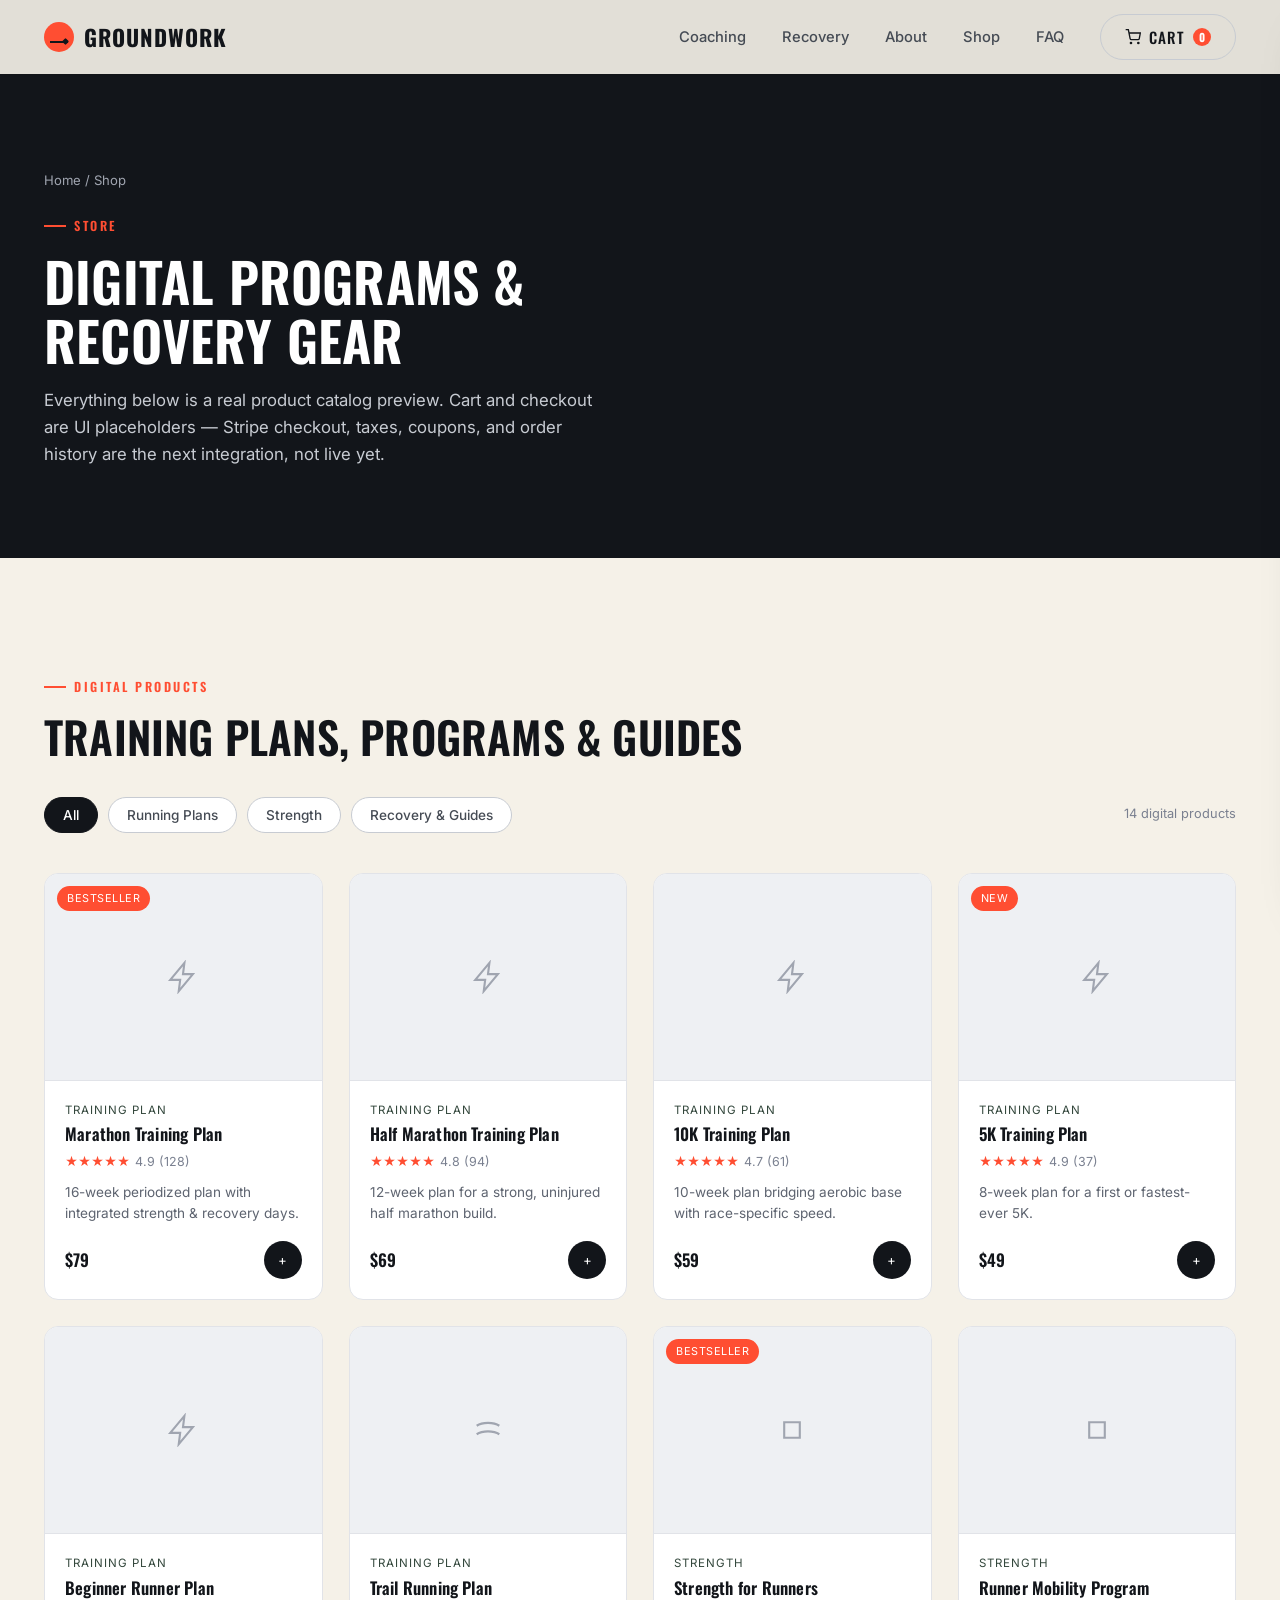
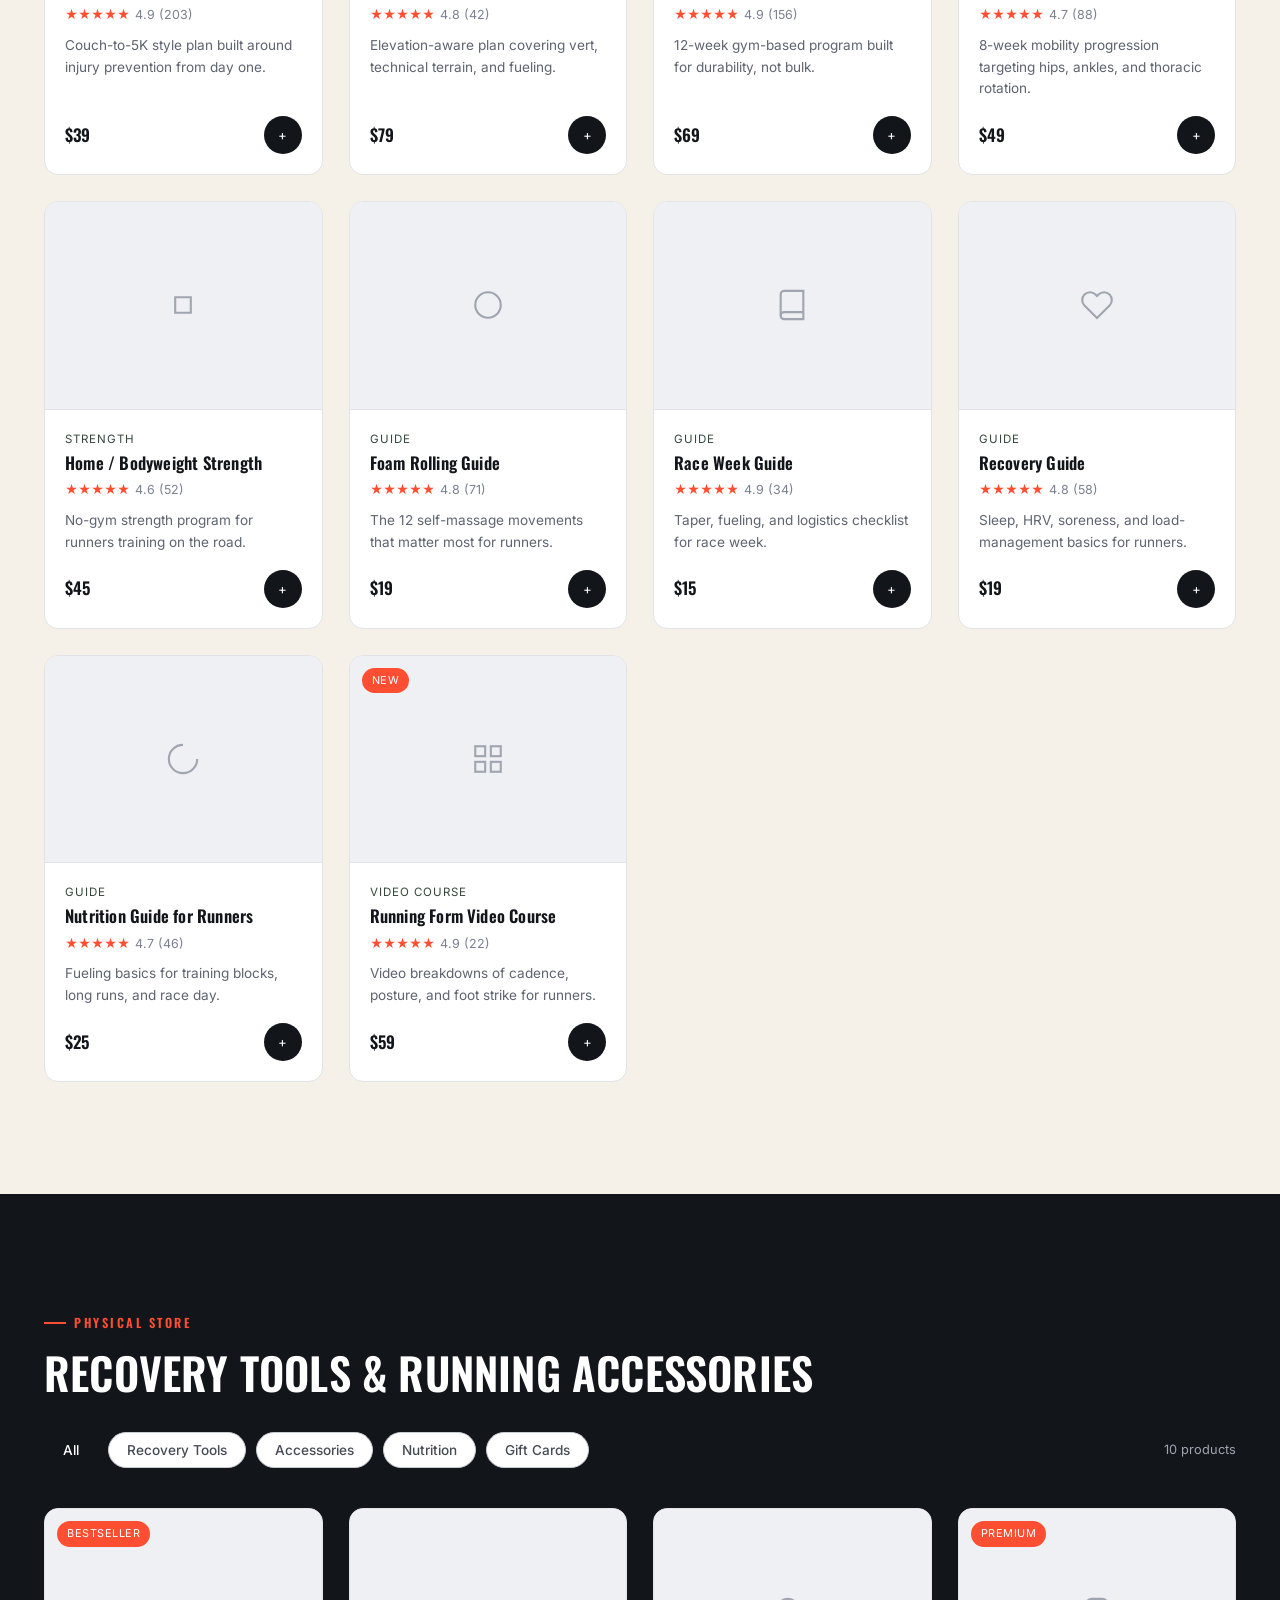
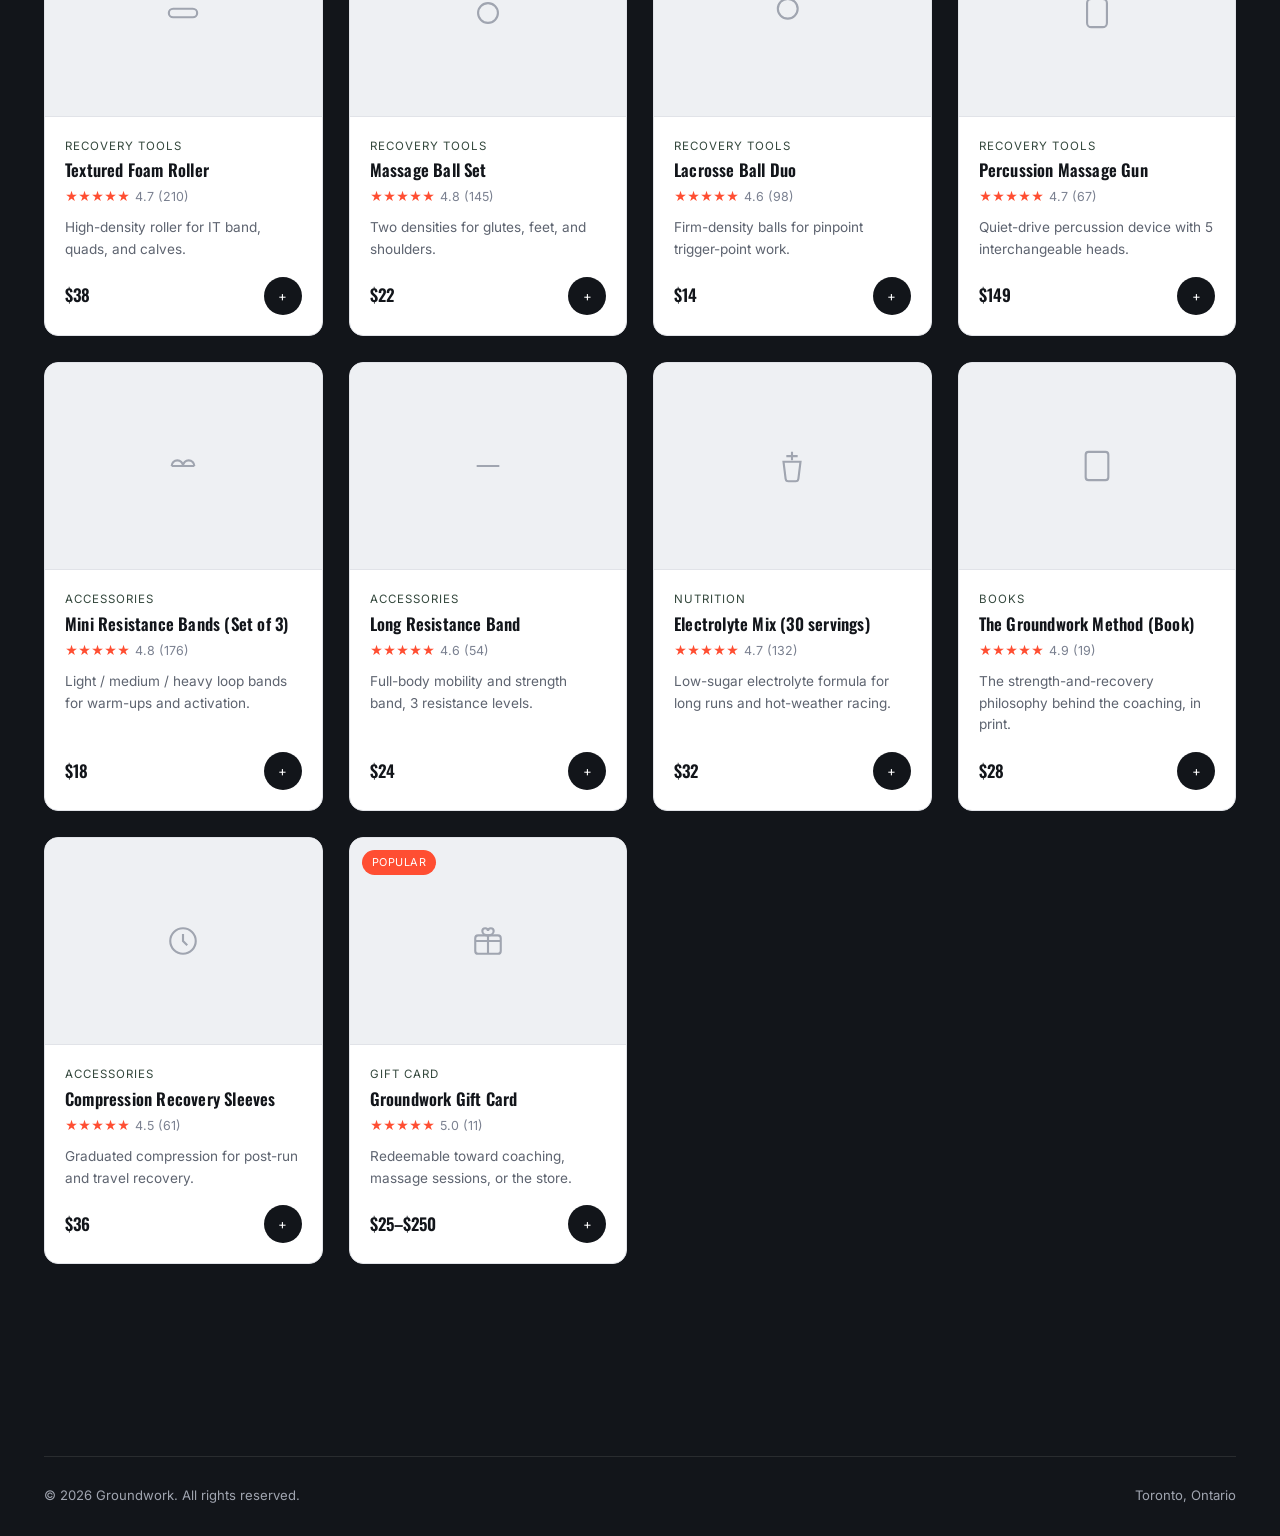
<file: groundwork/shop.html>
<!DOCTYPE html>
<html lang="en">
<head>
    <meta charset="UTF-8">
    <meta name="viewport" content="width=device-width, initial-scale=1.0">
    <title>Shop | Groundwork Digital Programs &amp; Recovery Store</title>
    <meta name="description" content="Downloadable training plans, strength programs, and recovery guides, plus a curated recovery and running gear store. Checkout is a UI preview — no live payments are processed.">
    <link rel="preconnect" href="https://fonts.googleapis.com">
    <link rel="preconnect" href="https://fonts.gstatic.com" crossorigin>
    <link href="https://fonts.googleapis.com/css2?family=Inter:wght@400;500;600;700;800&family=Oswald:wght@500;600;700&display=swap" rel="stylesheet">
    <link rel="stylesheet" href="styles.css">
</head>
<body>

    <nav class="navbar scrolled always-solid" id="navbar">
        <div class="container nav-container">
            <a href="index.html" class="logo"><span class="logo-mark"></span> Groundwork</a>
            <button class="nav-toggle" id="navToggle" aria-label="Toggle navigation">
                <span></span><span></span><span></span>
            </button>
            <ul class="nav-links" id="navLinks">
                <li><a href="index.html#services">Coaching</a></li>
                <li><a href="index.html#recovery">Recovery</a></li>
                <li><a href="about.html">About</a></li>
                <li><a href="shop.html">Shop</a></li>
                <li><a href="index.html#faq">FAQ</a></li>
                <li>
                    <button id="cartToggle" class="btn btn-outline btn-nav cart-toggle">
                        <svg width="16" height="16" viewBox="0 0 24 24" fill="none" stroke="currentColor" stroke-width="2"><circle cx="9" cy="21" r="1"></circle><circle cx="20" cy="21" r="1"></circle><path d="M1 1h4l2.68 13.39a2 2 0 0 0 2 1.61h9.72a2 2 0 0 0 2-1.61L23 6H6"></path></svg>
                        Cart <span class="cart-count" id="cartCount">0</span>
                    </button>
                </li>
            </ul>
        </div>
    </nav>

    <header class="page-hero">
        <div class="container">
            <div class="breadcrumb"><a href="index.html">Home</a> / Shop</div>
            <span class="eyebrow">Store</span>
            <h1>Digital Programs &amp; Recovery Gear</h1>
            <p>Everything below is a real product catalog preview. Cart and checkout are UI placeholders — Stripe checkout, taxes, coupons, and order history are the next integration, not live yet.</p>
        </div>
    </header>

    <!-- Digital Products -->
    <section class="section" id="digital">
        <div class="container">
            <div id="coaching"></div>
            <div id="strength"></div>
            <div class="section-head" style="text-align:left; margin-bottom:36px; max-width:none;">
                <span class="eyebrow">Digital Products</span>
                <h2>Training Plans, Programs &amp; Guides</h2>
            </div>
            <div class="shop-toolbar">
                <div class="filter-group" data-scope="digital">
                    <button class="filter-btn active" data-filter="all">All</button>
                    <button class="filter-btn" data-filter="coaching">Running Plans</button>
                    <button class="filter-btn" data-filter="strength">Strength</button>
                    <button class="filter-btn" data-filter="recovery">Recovery &amp; Guides</button>
                </div>
                <span class="form-note" style="margin:0;">14 digital products</span>
            </div>
            <div class="product-grid">
                <div class="product-card fade-in" data-category="coaching">
                    <div class="product-thumb"><span class="product-badge">Bestseller</span><svg viewBox="0 0 24 24" fill="none" stroke="currentColor" stroke-width="1.5"><path d="M13 2 3 14h7l-1 8 10-12h-7l1-8z"></path></svg></div>
                    <div class="product-body">
                        <span class="product-category">Training Plan</span>
                        <h4>Marathon Training Plan</h4>
                        <div class="product-rating"><span class="stars">★★★★★</span> 4.9 (128)</div>
                        <p>16-week periodized plan with integrated strength &amp; recovery days.</p>
                        <div class="product-footer"><span class="product-price">$79</span><button class="add-to-cart" aria-label="Add to cart">+</button></div>
                    </div>
                </div>
                <div class="product-card fade-in" data-category="coaching">
                    <div class="product-thumb"><svg viewBox="0 0 24 24" fill="none" stroke="currentColor" stroke-width="1.5"><path d="M13 2 3 14h7l-1 8 10-12h-7l1-8z"></path></svg></div>
                    <div class="product-body">
                        <span class="product-category">Training Plan</span>
                        <h4>Half Marathon Training Plan</h4>
                        <div class="product-rating"><span class="stars">★★★★★</span> 4.8 (94)</div>
                        <p>12-week plan for a strong, uninjured half marathon build.</p>
                        <div class="product-footer"><span class="product-price">$69</span><button class="add-to-cart" aria-label="Add to cart">+</button></div>
                    </div>
                </div>
                <div class="product-card fade-in" data-category="coaching">
                    <div class="product-thumb"><svg viewBox="0 0 24 24" fill="none" stroke="currentColor" stroke-width="1.5"><path d="M13 2 3 14h7l-1 8 10-12h-7l1-8z"></path></svg></div>
                    <div class="product-body">
                        <span class="product-category">Training Plan</span>
                        <h4>10K Training Plan</h4>
                        <div class="product-rating"><span class="stars">★★★★★</span> 4.7 (61)</div>
                        <p>10-week plan bridging aerobic base with race-specific speed.</p>
                        <div class="product-footer"><span class="product-price">$59</span><button class="add-to-cart" aria-label="Add to cart">+</button></div>
                    </div>
                </div>
                <div class="product-card fade-in" data-category="coaching">
                    <div class="product-thumb"><span class="product-badge">New</span><svg viewBox="0 0 24 24" fill="none" stroke="currentColor" stroke-width="1.5"><path d="M13 2 3 14h7l-1 8 10-12h-7l1-8z"></path></svg></div>
                    <div class="product-body">
                        <span class="product-category">Training Plan</span>
                        <h4>5K Training Plan</h4>
                        <div class="product-rating"><span class="stars">★★★★★</span> 4.9 (37)</div>
                        <p>8-week plan for a first or fastest-ever 5K.</p>
                        <div class="product-footer"><span class="product-price">$49</span><button class="add-to-cart" aria-label="Add to cart">+</button></div>
                    </div>
                </div>
                <div class="product-card fade-in" data-category="coaching">
                    <div class="product-thumb"><svg viewBox="0 0 24 24" fill="none" stroke="currentColor" stroke-width="1.5"><path d="M13 2 3 14h7l-1 8 10-12h-7l1-8z"></path></svg></div>
                    <div class="product-body">
                        <span class="product-category">Training Plan</span>
                        <h4>Beginner Runner Plan</h4>
                        <div class="product-rating"><span class="stars">★★★★★</span> 4.9 (203)</div>
                        <p>Couch-to-5K style plan built around injury prevention from day one.</p>
                        <div class="product-footer"><span class="product-price">$39</span><button class="add-to-cart" aria-label="Add to cart">+</button></div>
                    </div>
                </div>
                <div class="product-card fade-in" data-category="coaching">
                    <div class="product-thumb"><svg viewBox="0 0 24 24" fill="none" stroke="currentColor" stroke-width="1.5"><path d="M4 15s3-2 8-2 8 2 8 2M4 9s3-2 8-2 8 2 8 2"></path></svg></div>
                    <div class="product-body">
                        <span class="product-category">Training Plan</span>
                        <h4>Trail Running Plan</h4>
                        <div class="product-rating"><span class="stars">★★★★★</span> 4.8 (42)</div>
                        <p>Elevation-aware plan covering vert, technical terrain, and fueling.</p>
                        <div class="product-footer"><span class="product-price">$79</span><button class="add-to-cart" aria-label="Add to cart">+</button></div>
                    </div>
                </div>
                <div class="product-card fade-in" data-category="strength">
                    <div class="product-thumb"><span class="product-badge">Bestseller</span><svg viewBox="0 0 24 24" fill="none" stroke="currentColor" stroke-width="1.5"><path d="M6.5 6.5h11v11h-11z"></path></svg></div>
                    <div class="product-body">
                        <span class="product-category">Strength</span>
                        <h4>Strength for Runners</h4>
                        <div class="product-rating"><span class="stars">★★★★★</span> 4.9 (156)</div>
                        <p>12-week gym-based program built for durability, not bulk.</p>
                        <div class="product-footer"><span class="product-price">$69</span><button class="add-to-cart" aria-label="Add to cart">+</button></div>
                    </div>
                </div>
                <div class="product-card fade-in" data-category="strength">
                    <div class="product-thumb"><svg viewBox="0 0 24 24" fill="none" stroke="currentColor" stroke-width="1.5"><path d="M6.5 6.5h11v11h-11z"></path></svg></div>
                    <div class="product-body">
                        <span class="product-category">Strength</span>
                        <h4>Runner Mobility Program</h4>
                        <div class="product-rating"><span class="stars">★★★★★</span> 4.7 (88)</div>
                        <p>8-week mobility progression targeting hips, ankles, and thoracic rotation.</p>
                        <div class="product-footer"><span class="product-price">$49</span><button class="add-to-cart" aria-label="Add to cart">+</button></div>
                    </div>
                </div>
                <div class="product-card fade-in" data-category="strength">
                    <div class="product-thumb"><svg viewBox="0 0 24 24" fill="none" stroke="currentColor" stroke-width="1.5"><path d="M6.5 6.5h11v11h-11z"></path></svg></div>
                    <div class="product-body">
                        <span class="product-category">Strength</span>
                        <h4>Home / Bodyweight Strength</h4>
                        <div class="product-rating"><span class="stars">★★★★★</span> 4.6 (52)</div>
                        <p>No-gym strength program for runners training on the road.</p>
                        <div class="product-footer"><span class="product-price">$45</span><button class="add-to-cart" aria-label="Add to cart">+</button></div>
                    </div>
                </div>
                <div class="product-card fade-in" data-category="recovery">
                    <div class="product-thumb"><svg viewBox="0 0 24 24" fill="none" stroke="currentColor" stroke-width="1.5"><circle cx="12" cy="12" r="9"></circle></svg></div>
                    <div class="product-body">
                        <span class="product-category">Guide</span>
                        <h4>Foam Rolling Guide</h4>
                        <div class="product-rating"><span class="stars">★★★★★</span> 4.8 (71)</div>
                        <p>The 12 self-massage movements that matter most for runners.</p>
                        <div class="product-footer"><span class="product-price">$19</span><button class="add-to-cart" aria-label="Add to cart">+</button></div>
                    </div>
                </div>
                <div class="product-card fade-in" data-category="recovery">
                    <div class="product-thumb"><svg viewBox="0 0 24 24" fill="none" stroke="currentColor" stroke-width="1.5"><path d="M4 19.5A2.5 2.5 0 0 1 6.5 17H20"></path><path d="M6.5 2H20v20H6.5A2.5 2.5 0 0 1 4 19.5v-15A2.5 2.5 0 0 1 6.5 2z"></path></svg></div>
                    <div class="product-body">
                        <span class="product-category">Guide</span>
                        <h4>Race Week Guide</h4>
                        <div class="product-rating"><span class="stars">★★★★★</span> 4.9 (34)</div>
                        <p>Taper, fueling, and logistics checklist for race week.</p>
                        <div class="product-footer"><span class="product-price">$15</span><button class="add-to-cart" aria-label="Add to cart">+</button></div>
                    </div>
                </div>
                <div class="product-card fade-in" data-category="recovery">
                    <div class="product-thumb"><svg viewBox="0 0 24 24" fill="none" stroke="currentColor" stroke-width="1.5"><path d="M20.84 4.61a5.5 5.5 0 0 0-7.78 0L12 5.67l-1.06-1.06a5.5 5.5 0 0 0-7.78 7.78l1.06 1.06L12 21.23l7.78-7.78 1.06-1.06a5.5 5.5 0 0 0 0-7.78z"></path></svg></div>
                    <div class="product-body">
                        <span class="product-category">Guide</span>
                        <h4>Recovery Guide</h4>
                        <div class="product-rating"><span class="stars">★★★★★</span> 4.8 (58)</div>
                        <p>Sleep, HRV, soreness, and load-management basics for runners.</p>
                        <div class="product-footer"><span class="product-price">$19</span><button class="add-to-cart" aria-label="Add to cart">+</button></div>
                    </div>
                </div>
                <div class="product-card fade-in" data-category="recovery">
                    <div class="product-thumb"><svg viewBox="0 0 24 24" fill="none" stroke="currentColor" stroke-width="1.5"><path d="M12 2a10 10 0 1 0 10 10"></path></svg></div>
                    <div class="product-body">
                        <span class="product-category">Guide</span>
                        <h4>Nutrition Guide for Runners</h4>
                        <div class="product-rating"><span class="stars">★★★★★</span> 4.7 (46)</div>
                        <p>Fueling basics for training blocks, long runs, and race day.</p>
                        <div class="product-footer"><span class="product-price">$25</span><button class="add-to-cart" aria-label="Add to cart">+</button></div>
                    </div>
                </div>
                <div class="product-card fade-in" data-category="recovery">
                    <div class="product-thumb"><span class="product-badge">New</span><svg viewBox="0 0 24 24" fill="none" stroke="currentColor" stroke-width="1.5"><rect x="3" y="3" width="7" height="7"></rect><rect x="14" y="3" width="7" height="7"></rect><rect x="14" y="14" width="7" height="7"></rect><rect x="3" y="14" width="7" height="7"></rect></svg></div>
                    <div class="product-body">
                        <span class="product-category">Video Course</span>
                        <h4>Running Form Video Course</h4>
                        <div class="product-rating"><span class="stars">★★★★★</span> 4.9 (22)</div>
                        <p>Video breakdowns of cadence, posture, and foot strike for runners.</p>
                        <div class="product-footer"><span class="product-price">$59</span><button class="add-to-cart" aria-label="Add to cart">+</button></div>
                    </div>
                </div>
            </div>
        </div>
    </section>

    <!-- Physical Store -->
    <section class="section section-dark" id="store">
        <div class="container">
            <div class="section-head" style="text-align:left; margin-bottom:36px; max-width:none;">
                <span class="eyebrow">Physical Store</span>
                <h2>Recovery Tools &amp; Running Accessories</h2>
            </div>
            <div class="shop-toolbar">
                <div class="filter-group" data-scope="store">
                    <button class="filter-btn active" data-filter="all">All</button>
                    <button class="filter-btn" data-filter="gear">Recovery Tools</button>
                    <button class="filter-btn" data-filter="accessories">Accessories</button>
                    <button class="filter-btn" data-filter="fuel">Nutrition</button>
                    <button class="filter-btn" data-filter="gift">Gift Cards</button>
                </div>
                <span class="form-note" style="margin:0; color:var(--gray-400);">10 products</span>
            </div>
            <div class="product-grid">
                <div class="product-card fade-in" data-category="gear">
                    <div class="product-thumb"><span class="product-badge">Bestseller</span><svg viewBox="0 0 24 24" fill="none" stroke="currentColor" stroke-width="1.5"><rect x="2" y="9" width="20" height="6" rx="3"></rect></svg></div>
                    <div class="product-body">
                        <span class="product-category">Recovery Tools</span>
                        <h4>Textured Foam Roller</h4>
                        <div class="product-rating"><span class="stars">★★★★★</span> 4.7 (210)</div>
                        <p>High-density roller for IT band, quads, and calves.</p>
                        <div class="product-footer"><span class="product-price">$38</span><button class="add-to-cart" aria-label="Add to cart">+</button></div>
                    </div>
                </div>
                <div class="product-card fade-in" data-category="gear">
                    <div class="product-thumb"><svg viewBox="0 0 24 24" fill="none" stroke="currentColor" stroke-width="1.5"><circle cx="12" cy="12" r="7"></circle></svg></div>
                    <div class="product-body">
                        <span class="product-category">Recovery Tools</span>
                        <h4>Massage Ball Set</h4>
                        <div class="product-rating"><span class="stars">★★★★★</span> 4.8 (145)</div>
                        <p>Two densities for glutes, feet, and shoulders.</p>
                        <div class="product-footer"><span class="product-price">$22</span><button class="add-to-cart" aria-label="Add to cart">+</button></div>
                    </div>
                </div>
                <div class="product-card fade-in" data-category="gear">
                    <div class="product-thumb"><svg viewBox="0 0 24 24" fill="none" stroke="currentColor" stroke-width="1.5"><circle cx="9" cy="9" r="7"></circle></svg></div>
                    <div class="product-body">
                        <span class="product-category">Recovery Tools</span>
                        <h4>Lacrosse Ball Duo</h4>
                        <div class="product-rating"><span class="stars">★★★★★</span> 4.6 (98)</div>
                        <p>Firm-density balls for pinpoint trigger-point work.</p>
                        <div class="product-footer"><span class="product-price">$14</span><button class="add-to-cart" aria-label="Add to cart">+</button></div>
                    </div>
                </div>
                <div class="product-card fade-in" data-category="gear">
                    <div class="product-thumb"><span class="product-badge">Premium</span><svg viewBox="0 0 24 24" fill="none" stroke="currentColor" stroke-width="1.5"><rect x="5" y="2" width="14" height="20" rx="3"></rect></svg></div>
                    <div class="product-body">
                        <span class="product-category">Recovery Tools</span>
                        <h4>Percussion Massage Gun</h4>
                        <div class="product-rating"><span class="stars">★★★★★</span> 4.7 (67)</div>
                        <p>Quiet-drive percussion device with 5 interchangeable heads.</p>
                        <div class="product-footer"><span class="product-price">$149</span><button class="add-to-cart" aria-label="Add to cart">+</button></div>
                    </div>
                </div>
                <div class="product-card fade-in" data-category="accessories">
                    <div class="product-thumb"><svg viewBox="0 0 24 24" fill="none" stroke="currentColor" stroke-width="1.5"><path d="M4 12h16M4 12a4 4 0 1 1 8 0M20 12a4 4 0 1 0-8 0"></path></svg></div>
                    <div class="product-body">
                        <span class="product-category">Accessories</span>
                        <h4>Mini Resistance Bands (Set of 3)</h4>
                        <div class="product-rating"><span class="stars">★★★★★</span> 4.8 (176)</div>
                        <p>Light / medium / heavy loop bands for warm-ups and activation.</p>
                        <div class="product-footer"><span class="product-price">$18</span><button class="add-to-cart" aria-label="Add to cart">+</button></div>
                    </div>
                </div>
                <div class="product-card fade-in" data-category="accessories">
                    <div class="product-thumb"><svg viewBox="0 0 24 24" fill="none" stroke="currentColor" stroke-width="1.5"><path d="M4 12h16"></path></svg></div>
                    <div class="product-body">
                        <span class="product-category">Accessories</span>
                        <h4>Long Resistance Band</h4>
                        <div class="product-rating"><span class="stars">★★★★★</span> 4.6 (54)</div>
                        <p>Full-body mobility and strength band, 3 resistance levels.</p>
                        <div class="product-footer"><span class="product-price">$24</span><button class="add-to-cart" aria-label="Add to cart">+</button></div>
                    </div>
                </div>
                <div class="product-card fade-in" data-category="fuel">
                    <div class="product-thumb"><svg viewBox="0 0 24 24" fill="none" stroke="currentColor" stroke-width="1.5"><path d="M12 2v6M8 5h8"></path><path d="M6 9h12l-1.5 12a2 2 0 0 1-2 1.8H9.5a2 2 0 0 1-2-1.8L6 9z"></path></svg></div>
                    <div class="product-body">
                        <span class="product-category">Nutrition</span>
                        <h4>Electrolyte Mix (30 servings)</h4>
                        <div class="product-rating"><span class="stars">★★★★★</span> 4.7 (132)</div>
                        <p>Low-sugar electrolyte formula for long runs and hot-weather racing.</p>
                        <div class="product-footer"><span class="product-price">$32</span><button class="add-to-cart" aria-label="Add to cart">+</button></div>
                    </div>
                </div>
                <div class="product-card fade-in" data-category="fuel">
                    <div class="product-thumb"><svg viewBox="0 0 24 24" fill="none" stroke="currentColor" stroke-width="1.5"><rect x="4" y="2" width="16" height="20" rx="2"></rect></svg></div>
                    <div class="product-body">
                        <span class="product-category">Books</span>
                        <h4>The Groundwork Method (Book)</h4>
                        <div class="product-rating"><span class="stars">★★★★★</span> 4.9 (19)</div>
                        <p>The strength-and-recovery philosophy behind the coaching, in print.</p>
                        <div class="product-footer"><span class="product-price">$28</span><button class="add-to-cart" aria-label="Add to cart">+</button></div>
                    </div>
                </div>
                <div class="product-card fade-in" data-category="accessories">
                    <div class="product-thumb"><svg viewBox="0 0 24 24" fill="none" stroke="currentColor" stroke-width="1.5"><circle cx="12" cy="12" r="9"></circle><path d="M12 7v5l3 3"></path></svg></div>
                    <div class="product-body">
                        <span class="product-category">Accessories</span>
                        <h4>Compression Recovery Sleeves</h4>
                        <div class="product-rating"><span class="stars">★★★★★</span> 4.5 (61)</div>
                        <p>Graduated compression for post-run and travel recovery.</p>
                        <div class="product-footer"><span class="product-price">$36</span><button class="add-to-cart" aria-label="Add to cart">+</button></div>
                    </div>
                </div>
                <div class="product-card fade-in" data-category="gift">
                    <div class="product-thumb"><span class="product-badge">Popular</span><svg viewBox="0 0 24 24" fill="none" stroke="currentColor" stroke-width="1.5"><rect x="3" y="8" width="18" height="13" rx="2"></rect><path d="M12 8v13M3 12h18"></path><path d="M12 8c-2 0-4-1-4-3a2 2 0 0 1 4 0 2 2 0 0 1 4 0c0 2-2 3-4 3z"></path></svg></div>
                    <div class="product-body">
                        <span class="product-category">Gift Card</span>
                        <h4>Groundwork Gift Card</h4>
                        <div class="product-rating"><span class="stars">★★★★★</span> 5.0 (11)</div>
                        <p>Redeemable toward coaching, massage sessions, or the store.</p>
                        <div class="product-footer"><span class="product-price">$25–$250</span><button class="add-to-cart" aria-label="Add to cart">+</button></div>
                    </div>
                </div>
            </div>
        </div>
    </section>

    <footer class="footer">
        <div class="container">
            <div class="footer-bottom">
                <span>&copy; 2026 Groundwork. All rights reserved.</span>
                <span>Toronto, Ontario</span>
            </div>
        </div>
    </footer>

    <!-- Cart drawer — UI preview only, no live checkout/payments wired up -->
    <div class="cart-overlay" id="cartOverlay"></div>
    <aside class="cart-drawer" id="cartDrawer">
        <div class="cart-drawer-head">
            <h4>Your Cart</h4>
            <button class="cart-close" id="cartClose" aria-label="Close cart">✕</button>
        </div>
        <div class="cart-drawer-body">
            <p class="cart-drawer-note">This is a UI preview. Stripe Checkout, taxes, coupons, and order history are not connected yet — nothing here is a real purchase.</p>
        </div>
        <div class="cart-drawer-foot">
            <button class="btn btn-primary btn-block" disabled>Checkout — Coming Soon</button>
        </div>
    </aside>

    <script src="script.js"></script>
</body>
</html>
</file>
<file: styles.css>
/* ============================================
   CIPHER LABS — Digital Matrix Landing Page CSS
   ============================================ */

*,
*::before,
*::after {
    margin: 0;
    padding: 0;
    box-sizing: border-box;
}

:root {
    /* Brand neon */
    --neon-green: #00ff88;
    --neon-cyan: #00ffc8;
    --electric-blue: #00e5ff;
    --purple-glow: #b026ff;

    /* Dark base */
    --void: #020202;
    --bg-dark: #060807;
    --bg-panel: #0d100e;
    --bg-panel-2: #131715;
    --border-soft: rgba(0, 255, 136, 0.14);
    --border-glow: rgba(0, 255, 136, 0.4);

    /* Text */
    --text-primary: #eafff2;
    --text-secondary: #9fb5aa;
    --text-muted: #5c6b64;

    --font-head: 'Space Grotesk', 'Inter', sans-serif;
    --font-body: 'Inter', -apple-system, BlinkMacSystemFont, sans-serif;
    --font-mono: 'JetBrains Mono', ui-monospace, 'SFMono-Regular', Consolas, monospace;

    --radius: 14px;
    --radius-lg: 22px;
    --transition: 0.3s cubic-bezier(0.4, 0, 0.2, 1);
    --transition-slow: 0.6s cubic-bezier(0.16, 1, 0.3, 1);

    --glow-green: 0 0 24px rgba(0, 255, 136, 0.35);
    --glow-cyan: 0 0 24px rgba(0, 255, 200, 0.3);
    --shadow-lg: 0 20px 60px -20px rgba(0, 0, 0, 0.6);
}

html {
    scroll-behavior: smooth;
    font-size: 16px;
}

@media (prefers-reduced-motion: reduce) {
    html {
        scroll-behavior: auto;
    }
    *, *::before, *::after {
        animation-duration: 0.001ms !important;
        animation-iteration-count: 1 !important;
        transition-duration: 0.001ms !important;
        scroll-behavior: auto !important;
    }
}

body {
    font-family: var(--font-body);
    color: var(--text-secondary);
    background: var(--void);
    line-height: 1.65;
    overflow-x: hidden;
    position: relative;
}

h1, h2, h3, h4, h5, h6 {
    font-family: var(--font-head);
    font-weight: 600;
    line-height: 1.15;
    color: var(--text-primary);
    letter-spacing: -0.01em;
}

a {
    text-decoration: none;
    color: inherit;
}

img {
    max-width: 100%;
    display: block;
}

ul {
    list-style: none;
}

button {
    font-family: inherit;
}

/* --- Container --- */
.container {
    max-width: 1240px;
    margin: 0 auto;
    padding: 0 24px;
}

/* --- Global background layers --- */
.bg-grid {
    position: fixed;
    inset: 0;
    z-index: -3;
    background-image:
        linear-gradient(rgba(0, 255, 136, 0.05) 1px, transparent 1px),
        linear-gradient(90deg, rgba(0, 255, 136, 0.05) 1px, transparent 1px);
    background-size: 44px 44px;
    mask-image: radial-gradient(ellipse 80% 60% at 50% 0%, #000 40%, transparent 100%);
    -webkit-mask-image: radial-gradient(ellipse 80% 60% at 50% 0%, #000 40%, transparent 100%);
}

#matrixRain {
    position: fixed;
    inset: 0;
    z-index: -2;
    opacity: 0.55;
    pointer-events: none;
}

.cursor-glow {
    position: fixed;
    top: 0;
    left: 0;
    width: 480px;
    height: 480px;
    border-radius: 50%;
    background: radial-gradient(circle, rgba(0, 255, 136, 0.08) 0%, rgba(0, 229, 255, 0.04) 40%, transparent 70%);
    transform: translate(-50%, -50%);
    pointer-events: none;
    z-index: -1;
    transition: opacity 0.4s ease;
    will-change: transform;
}

@media (max-width: 768px), (hover: none) {
    .cursor-glow { display: none; }
}

/* --- Utility --- */
.text-gradient {
    background: linear-gradient(90deg, var(--neon-green), var(--electric-blue));
    -webkit-background-clip: text;
    background-clip: text;
    color: transparent;
}

.mono {
    font-family: var(--font-mono);
}

.section-tag {
    display: inline-flex;
    align-items: center;
    gap: 8px;
    font-family: var(--font-mono);
    font-size: 0.78rem;
    font-weight: 500;
    text-transform: uppercase;
    letter-spacing: 0.12em;
    color: var(--neon-green);
    background: rgba(0, 255, 136, 0.06);
    border: 1px solid var(--border-soft);
    padding: 6px 16px;
    border-radius: 50px;
    margin-bottom: 20px;
}

.section-tag::before {
    content: '';
    width: 6px;
    height: 6px;
    border-radius: 50%;
    background: var(--neon-green);
    box-shadow: 0 0 8px var(--neon-green);
}

.section-header {
    text-align: center;
    max-width: 640px;
    margin: 0 auto 64px;
}

.section-header h2 {
    font-size: clamp(2rem, 4vw, 2.75rem);
    margin-bottom: 16px;
}

.section-header p {
    font-size: 1.05rem;
    color: var(--text-secondary);
}

section {
    position: relative;
    padding: 120px 0;
}

/* --- Buttons --- */
.btn {
    position: relative;
    display: inline-flex;
    align-items: center;
    justify-content: center;
    font-family: var(--font-head);
    font-weight: 600;
    font-size: 0.92rem;
    padding: 15px 32px;
    border-radius: 10px;
    border: 1px solid transparent;
    cursor: pointer;
    transition: var(--transition);
    gap: 8px;
    letter-spacing: 0.01em;
    overflow: hidden;
}

.btn-primary {
    background: var(--neon-green);
    color: #021208;
    box-shadow: 0 0 0 rgba(0, 255, 136, 0);
}

.btn-primary:hover {
    box-shadow: var(--glow-green);
    transform: translateY(-2px);
    background: var(--neon-cyan);
}

.btn-outline {
    background: rgba(255, 255, 255, 0.02);
    color: var(--text-primary);
    border-color: rgba(255, 255, 255, 0.16);
    backdrop-filter: blur(8px);
}

.btn-outline:hover {
    border-color: var(--neon-green);
    color: var(--neon-green);
    transform: translateY(-2px);
}

.btn-ghost {
    background: transparent;
    color: var(--text-secondary);
    border-color: transparent;
    padding: 15px 20px;
}

.btn-ghost:hover {
    color: var(--neon-cyan);
}

.btn-nav {
    padding: 10px 22px;
    background: var(--neon-green);
    color: #021208;
    border-radius: 8px;
    font-weight: 600;
    font-size: 0.85rem;
}

.btn-nav:hover {
    box-shadow: var(--glow-green);
    transform: translateY(-1px);
}

.btn-lg {
    padding: 18px 40px;
    font-size: 1rem;
}

.btn-full {
    width: 100%;
}

.magnetic {
    will-change: transform;
}

/* ============================================
   NAVBAR
   ============================================ */
.navbar {
    position: fixed;
    top: 0;
    left: 0;
    right: 0;
    z-index: 1000;
    padding: 20px 0;
    transition: var(--transition);
    background: transparent;
}

.navbar.scrolled {
    background: rgba(6, 8, 7, 0.85);
    backdrop-filter: blur(16px);
    border-bottom: 1px solid var(--border-soft);
    padding: 14px 0;
}

.nav-container {
    display: flex;
    align-items: center;
    justify-content: space-between;
}

.logo {
    display: flex;
    align-items: center;
    gap: 10px;
    font-family: var(--font-head);
    font-size: 1.3rem;
    font-weight: 700;
    color: var(--text-primary);
    letter-spacing: 0.01em;
}

.logo-mark {
    width: 30px;
    height: 30px;
    display: flex;
    align-items: center;
    justify-content: center;
    filter: drop-shadow(0 0 6px rgba(0, 255, 136, 0.6));
}

.nav-links {
    display: flex;
    align-items: center;
    gap: 36px;
}

.nav-links a:not(.btn-nav) {
    font-family: var(--font-mono);
    font-size: 0.82rem;
    font-weight: 500;
    color: var(--text-secondary);
    transition: var(--transition);
    position: relative;
}

.nav-links a:not(.btn-nav)::before {
    content: '';
    position: absolute;
    left: 0;
    bottom: -6px;
    width: 0;
    height: 1px;
    background: var(--neon-green);
    transition: width 0.25s ease;
}

.nav-links a:not(.btn-nav):hover {
    color: var(--neon-green);
}

.nav-links a:not(.btn-nav):hover::before {
    width: 100%;
}

.nav-toggle {
    display: none;
    flex-direction: column;
    gap: 5px;
    background: none;
    border: none;
    cursor: pointer;
    padding: 4px;
}

.nav-toggle span {
    display: block;
    width: 24px;
    height: 2px;
    background: var(--text-primary);
    border-radius: 2px;
    transition: var(--transition);
}

.nav-toggle.active span:nth-child(1) { transform: translateY(7px) rotate(45deg); }
.nav-toggle.active span:nth-child(2) { opacity: 0; }
.nav-toggle.active span:nth-child(3) { transform: translateY(-7px) rotate(-45deg); }

/* ============================================
   HERO
   ============================================ */
.hero {
    position: relative;
    padding: 180px 0 100px;
    overflow: hidden;
    min-height: 100vh;
    display: flex;
    align-items: center;
}

.hero-container {
    text-align: center;
    max-width: 880px;
    margin: 0 auto;
    position: relative;
    z-index: 2;
}

.hero-badge {
    display: inline-flex;
    align-items: center;
    gap: 10px;
    font-family: var(--font-mono);
    font-size: 0.78rem;
    color: var(--neon-green);
    background: rgba(0, 255, 136, 0.05);
    border: 1px solid var(--border-soft);
    padding: 8px 18px;
    border-radius: 50px;
    margin-bottom: 32px;
}

.hero-badge .dot {
    width: 7px;
    height: 7px;
    border-radius: 50%;
    background: var(--neon-green);
    box-shadow: 0 0 10px var(--neon-green);
    animation: pulse-dot 1.6s ease-in-out infinite;
}

@keyframes pulse-dot {
    0%, 100% { opacity: 1; transform: scale(1); }
    50% { opacity: 0.4; transform: scale(0.7); }
}

.hero h1 {
    font-size: clamp(2.6rem, 6vw, 4.6rem);
    margin-bottom: 26px;
    letter-spacing: -0.03em;
}

.hero h1 .cursor-blink {
    display: inline-block;
    width: 0.5em;
    background: var(--neon-green);
    animation: blink 1s step-end infinite;
    margin-left: 4px;
}

@keyframes blink {
    0%, 50% { opacity: 1; }
    51%, 100% { opacity: 0; }
}

.hero-description {
    font-size: 1.2rem;
    color: var(--text-secondary);
    max-width: 620px;
    margin: 0 auto 44px;
    line-height: 1.7;
}

.hero-ctas {
    display: flex;
    gap: 16px;
    margin-bottom: 72px;
    flex-wrap: wrap;
    justify-content: center;
}

.hero-stats {
    display: flex;
    gap: 56px;
    justify-content: center;
    flex-wrap: wrap;
}

.stat {
    display: flex;
    flex-direction: column;
    align-items: center;
}

.stat-number-wrap {
    display: flex;
    align-items: baseline;
    gap: 2px;
}

.stat-number {
    font-family: var(--font-head);
    font-size: 2.4rem;
    font-weight: 700;
    color: var(--text-primary);
}

.stat-suffix {
    font-family: var(--font-head);
    font-size: 1.8rem;
    font-weight: 700;
    color: var(--neon-green);
}

.stat-label {
    font-family: var(--font-mono);
    font-size: 0.75rem;
    color: var(--text-muted);
    margin-top: 6px;
    text-transform: uppercase;
    letter-spacing: 0.06em;
}

.scroll-cue {
    position: absolute;
    bottom: 36px;
    left: 50%;
    transform: translateX(-50%);
    display: flex;
    flex-direction: column;
    align-items: center;
    gap: 8px;
    color: var(--text-muted);
    font-family: var(--font-mono);
    font-size: 0.7rem;
    letter-spacing: 0.1em;
    text-transform: uppercase;
    z-index: 2;
}

.scroll-cue .line {
    width: 1px;
    height: 36px;
    background: linear-gradient(180deg, var(--neon-green), transparent);
    animation: scroll-line 2s ease-in-out infinite;
}

@keyframes scroll-line {
    0% { transform: scaleY(0); transform-origin: top; }
    50% { transform: scaleY(1); transform-origin: top; }
    51% { transform: scaleY(1); transform-origin: bottom; }
    100% { transform: scaleY(0); transform-origin: bottom; }
}

/* ============================================
   MARQUEE
   ============================================ */
.marquee-section {
    padding: 28px 0;
    border-top: 1px solid var(--border-soft);
    border-bottom: 1px solid var(--border-soft);
    background: var(--bg-dark);
    overflow: hidden;
}

.marquee-track {
    display: flex;
    width: max-content;
    animation: marquee 32s linear infinite;
}

.marquee-track span {
    font-family: var(--font-mono);
    font-size: 0.95rem;
    color: var(--text-muted);
    padding: 0 28px;
    white-space: nowrap;
    display: flex;
    align-items: center;
    gap: 28px;
}

.marquee-track span::after {
    content: '\25C6';
    color: var(--neon-green);
    font-size: 0.6rem;
}

@keyframes marquee {
    from { transform: translateX(0); }
    to { transform: translateX(-50%); }
}

/* ============================================
   SERVICES
   ============================================ */
.services {
    background: var(--void);
}

.services-grid {
    display: grid;
    grid-template-columns: repeat(3, 1fr);
    gap: 24px;
}

.service-card {
    position: relative;
    background: linear-gradient(180deg, rgba(255, 255, 255, 0.025), rgba(255, 255, 255, 0.005));
    border: 1px solid var(--border-soft);
    border-radius: var(--radius-lg);
    padding: 36px 30px;
    transition: var(--transition);
    backdrop-filter: blur(10px);
    overflow: hidden;
}

.service-card::before {
    content: '';
    position: absolute;
    inset: 0;
    border-radius: var(--radius-lg);
    padding: 1px;
    background: linear-gradient(135deg, transparent, transparent);
    opacity: 0;
    transition: var(--transition);
    pointer-events: none;
}

.service-card:hover {
    transform: translateY(-6px);
    border-color: var(--border-glow);
    box-shadow: var(--glow-green), var(--shadow-lg);
}

.service-card.featured {
    border-color: rgba(0, 255, 136, 0.35);
    background: linear-gradient(180deg, rgba(0, 255, 136, 0.06) 0%, rgba(255, 255, 255, 0.01) 100%);
}

.featured-badge {
    position: absolute;
    top: -12px;
    left: 30px;
    background: var(--neon-green);
    color: #021208;
    font-family: var(--font-mono);
    font-size: 0.7rem;
    font-weight: 700;
    padding: 4px 14px;
    border-radius: 50px;
    text-transform: uppercase;
    letter-spacing: 0.05em;
}

.service-icon {
    width: 56px;
    height: 56px;
    display: flex;
    align-items: center;
    justify-content: center;
    background: rgba(0, 255, 136, 0.06);
    border: 1px solid var(--border-soft);
    border-radius: var(--radius);
    color: var(--neon-green);
    margin-bottom: 24px;
}

.service-card h3 {
    font-size: 1.2rem;
    margin-bottom: 12px;
}

.service-card > p {
    color: var(--text-secondary);
    font-size: 0.92rem;
    margin-bottom: 22px;
    line-height: 1.7;
}

.service-features {
    display: flex;
    flex-direction: column;
    gap: 10px;
}

.service-features li {
    font-family: var(--font-mono);
    font-size: 0.82rem;
    color: var(--text-secondary);
    padding-left: 20px;
    position: relative;
}

.service-features li::before {
    content: '>';
    position: absolute;
    left: 0;
    color: var(--neon-green);
}

/* ============================================
   ABOUT
   ============================================ */
.about {
    background: var(--bg-dark);
    border-top: 1px solid var(--border-soft);
    border-bottom: 1px solid var(--border-soft);
}

.about-container {
    display: grid;
    grid-template-columns: 1fr 1fr;
    gap: 80px;
    align-items: center;
}

.about-content h2 {
    font-size: clamp(2rem, 4vw, 2.6rem);
    margin-bottom: 20px;
}

.about-description {
    font-size: 1.02rem;
    color: var(--text-secondary);
    margin-bottom: 40px;
    line-height: 1.75;
}

.about-features {
    display: flex;
    flex-direction: column;
    gap: 26px;
}

.about-feature {
    display: flex;
    gap: 16px;
    align-items: flex-start;
}

.feature-icon {
    width: 44px;
    height: 44px;
    min-width: 44px;
    display: flex;
    align-items: center;
    justify-content: center;
    background: rgba(0, 255, 200, 0.06);
    border: 1px solid var(--border-soft);
    border-radius: 12px;
    color: var(--neon-cyan);
}

.about-feature h4 {
    font-size: 1rem;
    margin-bottom: 4px;
}

.about-feature p {
    font-size: 0.9rem;
    color: var(--text-secondary);
    line-height: 1.6;
}

/* About Terminal Panel */
.about-visual {
    display: flex;
    justify-content: center;
}

.terminal-panel {
    width: 100%;
    max-width: 440px;
    background: var(--bg-panel);
    border: 1px solid var(--border-soft);
    border-radius: var(--radius-lg);
    overflow: hidden;
    box-shadow: var(--shadow-lg);
}

.terminal-titlebar {
    display: flex;
    align-items: center;
    gap: 8px;
    padding: 14px 18px;
    background: var(--bg-panel-2);
    border-bottom: 1px solid var(--border-soft);
}

.terminal-titlebar span {
    width: 10px;
    height: 10px;
    border-radius: 50%;
    background: #333;
}

.terminal-titlebar span:nth-child(1) { background: #ff5f57; }
.terminal-titlebar span:nth-child(2) { background: #febc2e; }
.terminal-titlebar span:nth-child(3) { background: #28c840; }

.terminal-titlebar .terminal-path {
    margin-left: auto;
    font-family: var(--font-mono);
    font-size: 0.72rem;
    color: var(--text-muted);
    white-space: nowrap;
    overflow: hidden;
    text-overflow: ellipsis;
    max-width: 55%;
}

.terminal-body {
    padding: 24px;
    font-family: var(--font-mono);
    font-size: 0.85rem;
    line-height: 1.9;
}

.terminal-body .line-out { color: var(--text-secondary); }
.terminal-body .line-prompt { color: var(--neon-green); }
.terminal-body .line-ok { color: var(--neon-cyan); }
.terminal-body .line-muted { color: var(--text-muted); }

.about-stat-grid {
    display: grid;
    grid-template-columns: 1fr 1fr;
    gap: 16px;
    padding: 0 24px 24px;
}

.about-stat {
    border: 1px solid var(--border-soft);
    border-radius: 10px;
    padding: 14px 16px;
}

.about-stat .num {
    font-family: var(--font-head);
    font-size: 1.5rem;
    font-weight: 700;
    color: var(--neon-green);
}

.about-stat .label {
    font-family: var(--font-mono);
    font-size: 0.68rem;
    color: var(--text-muted);
    text-transform: uppercase;
    letter-spacing: 0.05em;
}

/* ============================================
   PROCESS
   ============================================ */
.process {
    background: var(--void);
}

.process-steps {
    display: flex;
    align-items: flex-start;
    justify-content: center;
    gap: 0;
    position: relative;
}

.process-step {
    flex: 1;
    text-align: center;
    padding: 0 24px;
    max-width: 260px;
    position: relative;
}

.step-number {
    display: inline-flex;
    align-items: center;
    justify-content: center;
    width: 60px;
    height: 60px;
    border-radius: 50%;
    background: var(--bg-panel);
    border: 1px solid var(--border-glow);
    color: var(--neon-green);
    font-family: var(--font-mono);
    font-size: 1.05rem;
    font-weight: 700;
    margin-bottom: 22px;
    box-shadow: 0 0 20px rgba(0, 255, 136, 0.15);
}

.process-step h3 {
    font-size: 1.1rem;
    margin-bottom: 10px;
}

.process-step p {
    font-size: 0.88rem;
    color: var(--text-secondary);
    line-height: 1.65;
}

.process-connector {
    width: 60px;
    height: 1px;
    margin-top: 30px;
    flex-shrink: 0;
    background: linear-gradient(90deg, var(--neon-green), transparent, var(--neon-green));
    opacity: 0.4;
}

/* ============================================
   PORTFOLIO
   ============================================ */
.work {
    background: var(--bg-dark);
    border-top: 1px solid var(--border-soft);
    border-bottom: 1px solid var(--border-soft);
}

.work-filters {
    display: flex;
    justify-content: center;
    gap: 10px;
    margin-bottom: 48px;
    flex-wrap: wrap;
}

.filter-btn {
    font-family: var(--font-mono);
    font-size: 0.78rem;
    color: var(--text-secondary);
    background: transparent;
    border: 1px solid var(--border-soft);
    padding: 8px 20px;
    border-radius: 50px;
    cursor: pointer;
    transition: var(--transition);
    text-transform: uppercase;
    letter-spacing: 0.05em;
}

.filter-btn:hover {
    color: var(--neon-green);
    border-color: var(--border-glow);
}

.filter-btn.active {
    background: var(--neon-green);
    color: #021208;
    border-color: var(--neon-green);
    font-weight: 600;
}

.work-grid {
    display: grid;
    grid-template-columns: repeat(3, 1fr);
    gap: 24px;
}

.work-card {
    background: var(--bg-panel);
    border-radius: var(--radius-lg);
    overflow: hidden;
    border: 1px solid var(--border-soft);
    transition: var(--transition);
}

.work-card.hidden {
    display: none;
}

.work-card:hover {
    transform: translateY(-6px);
    border-color: var(--border-glow);
    box-shadow: var(--glow-green), var(--shadow-lg);
}

.work-image {
    height: 220px;
    display: flex;
    align-items: flex-end;
    padding: 20px;
    position: relative;
    overflow: hidden;
}

.work-image::after {
    content: '';
    position: absolute;
    inset: 0;
    background-image: linear-gradient(rgba(0,0,0,0.15) 1px, transparent 1px), linear-gradient(90deg, rgba(0,0,0,0.15) 1px, transparent 1px);
    background-size: 20px 20px;
}

.work-category {
    position: relative;
    z-index: 1;
    background: rgba(2, 4, 3, 0.5);
    backdrop-filter: blur(8px);
    color: var(--text-primary);
    font-family: var(--font-mono);
    font-size: 0.72rem;
    font-weight: 500;
    padding: 6px 14px;
    border-radius: 50px;
    border: 1px solid rgba(255, 255, 255, 0.15);
}

.work-info {
    padding: 26px;
}

.work-info h3 {
    font-size: 1.1rem;
    margin-bottom: 10px;
}

.work-info p {
    font-size: 0.88rem;
    color: var(--text-secondary);
    line-height: 1.6;
    margin-bottom: 16px;
}

.work-metrics {
    display: flex;
    gap: 18px;
}

.work-metric {
    font-family: var(--font-mono);
}

.work-metric .val {
    display: block;
    color: var(--neon-green);
    font-weight: 700;
    font-size: 1rem;
}

.work-metric .lbl {
    font-size: 0.68rem;
    color: var(--text-muted);
    text-transform: uppercase;
}

/* ============================================
   TESTIMONIALS
   ============================================ */
.testimonials {
    background: var(--void);
}

.testimonials-grid {
    display: grid;
    grid-template-columns: repeat(3, 1fr);
    gap: 24px;
}

.testimonial-card {
    background: var(--bg-panel);
    border-radius: var(--radius-lg);
    padding: 32px;
    border: 1px solid var(--border-soft);
    transition: var(--transition);
}

.testimonial-card:hover {
    border-color: var(--border-glow);
    transform: translateY(-4px);
}

.testimonial-stars {
    color: var(--neon-green);
    font-size: 1rem;
    margin-bottom: 18px;
    letter-spacing: 2px;
}

.testimonial-card > p {
    font-size: 0.92rem;
    color: var(--text-secondary);
    line-height: 1.75;
    margin-bottom: 26px;
    font-style: italic;
}

.testimonial-author {
    display: flex;
    align-items: center;
    gap: 12px;
}

.author-avatar {
    width: 42px;
    height: 42px;
    border-radius: 50%;
    background: var(--bg-panel-2);
    border: 1px solid var(--border-glow);
    color: var(--neon-green);
    display: flex;
    align-items: center;
    justify-content: center;
    font-family: var(--font-mono);
    font-size: 0.75rem;
    font-weight: 700;
}

.testimonial-author strong {
    display: block;
    font-size: 0.88rem;
    color: var(--text-primary);
}

.testimonial-author span {
    font-size: 0.78rem;
    color: var(--text-muted);
}

/* ============================================
   PRICING
   ============================================ */
.pricing {
    background: var(--bg-dark);
    border-top: 1px solid var(--border-soft);
    border-bottom: 1px solid var(--border-soft);
}

.pricing-toggle {
    display: flex;
    align-items: center;
    justify-content: center;
    gap: 16px;
    margin-bottom: 56px;
    font-family: var(--font-mono);
    font-size: 0.85rem;
    color: var(--text-secondary);
}

.toggle-switch {
    position: relative;
    width: 52px;
    height: 28px;
    background: var(--bg-panel-2);
    border: 1px solid var(--border-soft);
    border-radius: 50px;
    cursor: pointer;
}

.toggle-switch .knob {
    position: absolute;
    top: 3px;
    left: 3px;
    width: 20px;
    height: 20px;
    border-radius: 50%;
    background: var(--neon-green);
    box-shadow: 0 0 8px rgba(0, 255, 136, 0.6);
    transition: var(--transition);
}

.toggle-switch.yearly .knob {
    left: 27px;
}

.pricing-save {
    color: var(--neon-green);
    font-size: 0.75rem;
    background: rgba(0, 255, 136, 0.08);
    padding: 3px 10px;
    border-radius: 50px;
}

.pricing-grid {
    display: grid;
    grid-template-columns: repeat(3, 1fr);
    gap: 24px;
    align-items: stretch;
}

.pricing-card {
    background: var(--bg-panel);
    border: 1px solid var(--border-soft);
    border-radius: var(--radius-lg);
    padding: 40px 32px;
    display: flex;
    flex-direction: column;
    position: relative;
    transition: var(--transition);
}

.pricing-card:hover {
    transform: translateY(-6px);
    border-color: var(--border-glow);
}

.pricing-card.featured {
    border-color: var(--border-glow);
    background: linear-gradient(180deg, rgba(0, 255, 136, 0.07), rgba(255, 255, 255, 0.01));
    box-shadow: var(--glow-green);
}

.pricing-name {
    font-family: var(--font-mono);
    font-size: 0.8rem;
    text-transform: uppercase;
    letter-spacing: 0.08em;
    color: var(--neon-cyan);
    margin-bottom: 14px;
}

.pricing-price {
    display: flex;
    align-items: baseline;
    gap: 4px;
    margin-bottom: 8px;
}

.pricing-price .amount {
    font-family: var(--font-head);
    font-size: 2.6rem;
    font-weight: 700;
    color: var(--text-primary);
}

.pricing-price .period {
    font-family: var(--font-mono);
    font-size: 0.85rem;
    color: var(--text-muted);
}

.pricing-desc {
    font-size: 0.88rem;
    color: var(--text-secondary);
    margin-bottom: 28px;
}

.pricing-features {
    display: flex;
    flex-direction: column;
    gap: 12px;
    margin-bottom: 32px;
    flex-grow: 1;
}

.pricing-features li {
    font-size: 0.88rem;
    color: var(--text-secondary);
    padding-left: 24px;
    position: relative;
}

.pricing-features li::before {
    content: '\2713';
    position: absolute;
    left: 0;
    color: var(--neon-green);
    font-weight: 700;
}

/* ============================================
   CTA SECTION
   ============================================ */
.cta-section {
    padding: 100px 0;
    background: var(--void);
}

.cta-box {
    position: relative;
    background: var(--bg-panel);
    border: 1px solid var(--border-glow);
    border-radius: var(--radius-lg);
    padding: 72px 40px;
    text-align: center;
    overflow: hidden;
}

.cta-box::before {
    content: '';
    position: absolute;
    inset: 0;
    background-image: linear-gradient(rgba(0, 255, 136, 0.06) 1px, transparent 1px), linear-gradient(90deg, rgba(0, 255, 136, 0.06) 1px, transparent 1px);
    background-size: 32px 32px;
    mask-image: radial-gradient(ellipse 70% 100% at 50% 50%, #000 0%, transparent 90%);
    -webkit-mask-image: radial-gradient(ellipse 70% 100% at 50% 50%, #000 0%, transparent 90%);
}

.cta-box h2 {
    font-size: clamp(1.8rem, 3.4vw, 2.6rem);
    margin-bottom: 16px;
    position: relative;
    z-index: 1;
}

.cta-box p {
    color: var(--text-secondary);
    font-size: 1.05rem;
    margin-bottom: 36px;
    position: relative;
    z-index: 1;
}

.cta-box .btn {
    position: relative;
    z-index: 1;
}

/* ============================================
   CONTACT
   ============================================ */
.contact {
    background: var(--bg-dark);
    border-top: 1px solid var(--border-soft);
}

.contact-container {
    display: grid;
    grid-template-columns: 1fr 1fr;
    gap: 60px;
    align-items: stretch;
}

.contact-info h2 {
    font-size: clamp(1.75rem, 3vw, 2.25rem);
    margin-bottom: 16px;
}

.contact-info > p {
    color: var(--text-secondary);
    font-size: 1rem;
    line-height: 1.7;
    margin-bottom: 32px;
}

.contact-details {
    display: flex;
    flex-direction: column;
    gap: 20px;
    margin-bottom: 32px;
}

.contact-item {
    display: flex;
    align-items: flex-start;
    gap: 12px;
    color: var(--text-secondary);
    font-size: 0.92rem;
}

.contact-item svg {
    color: var(--neon-green);
    margin-top: 2px;
    flex-shrink: 0;
}

/* Interactive Terminal */
.contact-terminal {
    background: var(--bg-panel);
    border: 1px solid var(--border-soft);
    border-radius: var(--radius-lg);
    overflow: hidden;
    box-shadow: var(--shadow-lg);
    display: flex;
    flex-direction: column;
}

.contact-terminal .terminal-titlebar .terminal-path {
    color: var(--neon-green);
}

.terminal-output {
    padding: 20px 22px;
    font-family: var(--font-mono);
    font-size: 0.83rem;
    line-height: 1.8;
    height: 280px;
    overflow-y: auto;
    flex-grow: 1;
}

.terminal-output p {
    margin-bottom: 4px;
    white-space: pre-wrap;
    word-break: break-word;
}

.terminal-output .t-prompt { color: var(--neon-green); }
.terminal-output .t-user { color: var(--text-primary); }
.terminal-output .t-resp { color: var(--text-secondary); }
.terminal-output .t-accent { color: var(--neon-cyan); }

.terminal-input-row {
    display: flex;
    align-items: center;
    gap: 10px;
    padding: 14px 22px;
    border-top: 1px solid var(--border-soft);
    background: var(--bg-panel-2);
}

.terminal-input-row .prompt-char {
    font-family: var(--font-mono);
    color: var(--neon-green);
    font-size: 0.9rem;
}

.terminal-input-row input {
    flex-grow: 1;
    background: transparent;
    border: none;
    outline: none;
    color: var(--text-primary);
    font-family: var(--font-mono);
    font-size: 0.88rem;
}

.terminal-input-row input::placeholder {
    color: var(--text-muted);
}

/* Contact Form */
.contact-form {
    background: var(--bg-panel);
    border-radius: var(--radius-lg);
    padding: 40px;
    box-shadow: var(--shadow-lg);
    border: 1px solid var(--border-soft);
    margin-top: 24px;
}

.form-row {
    display: grid;
    grid-template-columns: 1fr 1fr;
    gap: 16px;
}

.form-group {
    margin-bottom: 20px;
}

.form-group label {
    display: block;
    font-family: var(--font-mono);
    font-size: 0.75rem;
    font-weight: 500;
    text-transform: uppercase;
    letter-spacing: 0.05em;
    color: var(--text-secondary);
    margin-bottom: 8px;
}

.form-group input,
.form-group select,
.form-group textarea {
    width: 100%;
    padding: 12px 16px;
    border: 1px solid var(--border-soft);
    border-radius: 10px;
    font-family: var(--font-body);
    font-size: 0.92rem;
    color: var(--text-primary);
    background: var(--bg-panel-2);
    transition: var(--transition);
    outline: none;
}

.form-group input:focus,
.form-group select:focus,
.form-group textarea:focus {
    border-color: var(--neon-green);
    box-shadow: 0 0 0 3px rgba(0, 255, 136, 0.12);
}

.form-group input::placeholder,
.form-group textarea::placeholder {
    color: var(--text-muted);
}

.form-group textarea {
    resize: vertical;
    min-height: 100px;
}

.form-group select {
    color-scheme: dark;
}

/* ============================================
   FOOTER
   ============================================ */
.footer {
    background: var(--void);
    border-top: 1px solid var(--border-soft);
    padding: 72px 0 32px;
    color: var(--text-muted);
}

.footer-grid {
    display: grid;
    grid-template-columns: 2fr 1fr 1fr 1fr;
    gap: 48px;
    margin-bottom: 48px;
}

.footer-brand .logo {
    color: var(--text-primary);
    margin-bottom: 16px;
}

.footer-brand p {
    font-size: 0.9rem;
    line-height: 1.7;
    max-width: 280px;
}

.footer-social {
    display: flex;
    gap: 12px;
    margin-top: 20px;
}

.footer-social a {
    width: 36px;
    height: 36px;
    border: 1px solid var(--border-soft);
    border-radius: 8px;
    display: flex;
    align-items: center;
    justify-content: center;
    color: var(--text-secondary);
    transition: var(--transition);
}

.footer-social a:hover {
    color: var(--neon-green);
    border-color: var(--border-glow);
    box-shadow: var(--glow-green);
}

.footer-links h4 {
    color: var(--text-primary);
    font-family: var(--font-mono);
    font-size: 0.82rem;
    font-weight: 600;
    margin-bottom: 20px;
    text-transform: uppercase;
    letter-spacing: 0.05em;
}

.footer-links ul {
    display: flex;
    flex-direction: column;
    gap: 12px;
}

.footer-links a {
    font-size: 0.88rem;
    color: var(--text-muted);
    transition: var(--transition);
}

.footer-links a:hover {
    color: var(--neon-green);
}

.footer-bottom {
    border-top: 1px solid var(--border-soft);
    padding-top: 24px;
    display: flex;
    justify-content: space-between;
    align-items: center;
    font-size: 0.82rem;
    flex-wrap: wrap;
    gap: 12px;
}

.footer-bottom .easter-hint {
    font-family: var(--font-mono);
    font-size: 0.72rem;
    opacity: 0.5;
}

/* ============================================
   SECRET MODE (Konami code easter egg)
   ============================================ */
.secret-overlay {
    position: fixed;
    inset: 0;
    z-index: 9999;
    background: rgba(1, 2, 1, 0.96);
    display: flex;
    align-items: center;
    justify-content: center;
    opacity: 0;
    pointer-events: none;
    transition: opacity 0.5s ease;
}

.secret-overlay.active {
    opacity: 1;
    pointer-events: auto;
}

.secret-overlay p {
    font-family: var(--font-mono);
    color: var(--neon-green);
    font-size: clamp(1.1rem, 3vw, 2rem);
    text-shadow: 0 0 20px rgba(0, 255, 136, 0.8);
    text-align: center;
    padding: 24px;
}

body.secret-mode .hero h1,
body.secret-mode .logo {
    animation: glitch 0.25s steps(1) infinite;
}

@keyframes glitch {
    0% { text-shadow: 2px 0 var(--purple-glow), -2px 0 var(--electric-blue); }
    50% { text-shadow: -2px 0 var(--purple-glow), 2px 0 var(--electric-blue); }
    100% { text-shadow: 2px 0 var(--electric-blue), -2px 0 var(--purple-glow); }
}

/* ============================================
   SCROLL REVEAL
   ============================================ */
.reveal {
    opacity: 0;
    transform: translateY(28px);
    transition: opacity 0.7s ease, transform 0.7s ease;
}

.reveal.in-view {
    opacity: 1;
    transform: translateY(0);
}

/* ============================================
   RESPONSIVE
   ============================================ */
@media (max-width: 1024px) {
    section { padding: 90px 0; }

    .services-grid,
    .work-grid,
    .testimonials-grid,
    .pricing-grid {
        grid-template-columns: 1fr 1fr;
    }

    .about-container,
    .contact-container {
        grid-template-columns: 1fr;
        gap: 48px;
    }

    .terminal-panel { max-width: 100%; }

    .footer-grid {
        grid-template-columns: 1fr 1fr;
        gap: 32px;
    }

    .process-steps { flex-wrap: wrap; row-gap: 40px; }
    .process-connector { display: none; }
}

@media (max-width: 768px) {
    .nav-toggle { display: flex; }

    .nav-links {
        position: fixed;
        top: 0;
        right: -100%;
        height: 100vh;
        width: 280px;
        flex-direction: column;
        align-items: flex-start;
        background: var(--bg-dark);
        border-left: 1px solid var(--border-soft);
        padding: 100px 32px 32px;
        gap: 26px;
        transition: var(--transition);
    }

    .nav-links.active { right: 0; }

    .services-grid,
    .work-grid,
    .testimonials-grid,
    .pricing-grid {
        grid-template-columns: 1fr;
    }

    .hero { padding: 140px 0 80px; }
    .hero-stats { gap: 36px; }

    .cta-box { padding: 48px 24px; }

    .form-row { grid-template-columns: 1fr; }

    .footer-grid {
        grid-template-columns: 1fr;
        gap: 32px;
    }

    .footer-bottom { flex-direction: column; text-align: center; }

    .contact-form { padding: 28px; }
}

@media (max-width: 480px) {
    .hero h1 { font-size: 2.1rem; }

    .btn { padding: 13px 24px; font-size: 0.86rem; }
    .btn-lg { padding: 15px 28px; }

    .hero-stats { flex-direction: column; gap: 22px; }
}
</file>
<file: groundwork/styles.css>
/* ============================================
   GROUNDWORK — Performance & Recovery for Runners
   Shared stylesheet (index / about / shop)
   ============================================ */

*,
*::before,
*::after {
    margin: 0;
    padding: 0;
    box-sizing: border-box;
}

:root {
    /* Brand palette — see BRAND.md */
    --ink: #12151A;
    --ink-soft: #1B1F26;
    --ink-softer: #262B34;
    --bone: #F5F1E8;
    --bone-dark: #EAE3D3;
    --paper: #FFFFFF;
    --ember: #FF4E32;
    --ember-dark: #D93A22;
    --ember-tint: #FFE4DD;
    --moss: #33473C;
    --moss-light: #7C9C82;
    --moss-tint: #E6ECE6;

    --gray-900: #171A1F;
    --gray-800: #2B2F36;
    --gray-700: #454B54;
    --gray-600: #5E6470;
    --gray-500: #7A8090;
    --gray-400: #A0A5B0;
    --gray-300: #C7CBD2;
    --gray-200: #E1E3E8;
    --gray-100: #EEF0F3;
    --gray-50: #F7F8FA;

    --radius-sm: 8px;
    --radius: 14px;
    --radius-lg: 24px;
    --shadow-sm: 0 1px 2px rgba(18,21,26,0.06);
    --shadow: 0 8px 24px -8px rgba(18,21,26,0.18);
    --shadow-lg: 0 24px 48px -16px rgba(18,21,26,0.28);
    --transition: 0.25s cubic-bezier(0.4, 0, 0.2, 1);
    --container-w: 1240px;
}

html {
    scroll-behavior: smooth;
    font-size: 16px;
}

body {
    font-family: 'Inter', -apple-system, BlinkMacSystemFont, sans-serif;
    color: var(--gray-800);
    background: var(--bone);
    line-height: 1.6;
    overflow-x: hidden;
}

h1, h2, h3, h4, h5, h6 {
    font-family: 'Oswald', 'Inter', sans-serif;
    font-weight: 600;
    line-height: 1.08;
    color: var(--ink);
    letter-spacing: 0.2px;
}

a { text-decoration: none; color: inherit; }
ul { list-style: none; }
img, svg { max-width: 100%; display: block; }
button { font-family: inherit; cursor: pointer; border: none; background: none; }
input, select, textarea { font-family: inherit; font-size: 1rem; }

.container {
    max-width: var(--container-w);
    margin: 0 auto;
    padding: 0 24px;
}

.section {
    padding: 112px 0;
}

.section-dark {
    background: var(--ink);
    color: var(--bone);
}
.section-dark h1, .section-dark h2, .section-dark h3, .section-dark h4 {
    color: var(--paper);
}

.section-head {
    max-width: 640px;
    margin: 0 auto 64px;
    text-align: center;
}

.eyebrow {
    display: inline-flex;
    align-items: center;
    gap: 8px;
    font-family: 'Oswald', sans-serif;
    font-size: 0.78rem;
    font-weight: 600;
    letter-spacing: 2.5px;
    text-transform: uppercase;
    color: var(--ember);
    margin-bottom: 16px;
}
.eyebrow::before {
    content: '';
    width: 22px;
    height: 2px;
    background: var(--ember);
}
.section-dark .eyebrow { color: var(--ember); }

.section-head h2 {
    font-size: clamp(2rem, 4vw, 2.75rem);
    text-transform: uppercase;
    margin-bottom: 16px;
}

.section-head p {
    color: var(--gray-600);
    font-size: 1.1rem;
}
.section-dark .section-head p { color: var(--gray-300); }

.text-ember { color: var(--ember); }
.text-moss { color: var(--moss); }

/* --- Buttons --- */
.btn {
    display: inline-flex;
    align-items: center;
    justify-content: center;
    gap: 8px;
    padding: 15px 30px;
    border-radius: 999px;
    font-family: 'Oswald', sans-serif;
    font-weight: 500;
    font-size: 0.95rem;
    letter-spacing: 1px;
    text-transform: uppercase;
    transition: var(--transition);
    white-space: nowrap;
}
.btn-primary {
    background: var(--ember);
    color: var(--paper);
    box-shadow: 0 10px 24px -8px rgba(255,78,50,0.55);
}
.btn-primary:hover { background: var(--ember-dark); transform: translateY(-2px); }

.btn-dark {
    background: var(--ink);
    color: var(--paper);
}
.btn-dark:hover { background: var(--ink-soft); transform: translateY(-2px); }

.btn-outline {
    background: transparent;
    color: var(--ink);
    border: 1.5px solid var(--gray-300);
}
.btn-outline:hover { border-color: var(--ink); background: var(--ink); color: var(--paper); }

.section-dark .btn-outline { color: var(--paper); border-color: var(--gray-600); }
.section-dark .btn-outline:hover { background: var(--paper); color: var(--ink); border-color: var(--paper); }

.btn-sm { padding: 10px 20px; font-size: 0.82rem; }
.btn-block { width: 100%; }
.btn:disabled { opacity: 0.5; cursor: not-allowed; }

.btn-nav {
    padding: 11px 24px !important;
}

/* --- Navbar --- */
.navbar {
    position: fixed;
    top: 0; left: 0; right: 0;
    z-index: 1000;
    padding: 20px 0;
    transition: var(--transition);
    background: transparent;
}
.navbar.scrolled {
    background: rgba(245,241,232,0.92);
    backdrop-filter: blur(10px);
    padding: 14px 0;
    box-shadow: var(--shadow-sm);
}
.nav-container {
    display: flex;
    align-items: center;
    justify-content: space-between;
}
.logo {
    font-family: 'Oswald', sans-serif;
    font-size: 1.4rem;
    font-weight: 700;
    letter-spacing: 1px;
    text-transform: uppercase;
    color: var(--ink);
    display: flex;
    align-items: center;
    gap: 10px;
}
.navbar:not(.scrolled) .logo { color: var(--paper); }
.logo-mark {
    width: 30px; height: 30px;
    border-radius: 50%;
    background: var(--ember);
    display: flex; align-items: center; justify-content: center;
    position: relative;
    flex-shrink: 0;
}
.logo-mark::after {
    content: '';
    position: absolute;
    left: 6px; right: 6px; bottom: 9px;
    height: 2px;
    background: var(--ink);
}
.logo-mark::before {
    content: '';
    position: absolute;
    right: 6px; bottom: 8px;
    width: 5px; height: 5px;
    background: var(--ink);
    border-radius: 1px;
    transform: rotate(45deg);
}

.nav-links {
    display: flex;
    align-items: center;
    gap: 36px;
}
.nav-links a:not(.btn) {
    font-size: 0.92rem;
    font-weight: 500;
    color: var(--gray-700);
    transition: var(--transition);
}
.navbar:not(.scrolled) .nav-links a:not(.btn) { color: rgba(245,241,232,0.85); }
.nav-links a:not(.btn):hover { color: var(--ember); }

.nav-toggle {
    display: none;
    flex-direction: column;
    gap: 5px;
    z-index: 1100;
}
.nav-toggle span {
    width: 24px; height: 2px;
    background: var(--ink);
    transition: var(--transition);
}
.navbar:not(.scrolled) .nav-toggle span { background: var(--paper); }

/* --- Hero --- */
.hero {
    min-height: 100vh;
    display: flex;
    align-items: center;
    background: var(--ink);
    color: var(--bone);
    position: relative;
    overflow: hidden;
    padding-top: 100px;
}
.hero::before {
    content: '';
    position: absolute;
    inset: 0;
    background:
        radial-gradient(circle at 82% 18%, rgba(255,78,50,0.22), transparent 45%),
        radial-gradient(circle at 12% 85%, rgba(124,156,130,0.18), transparent 45%);
    pointer-events: none;
}
.hero-container {
    display: grid;
    grid-template-columns: 1.1fr 0.9fr;
    gap: 60px;
    align-items: center;
    position: relative;
    z-index: 1;
}
.hero-tag {
    display: inline-block;
    padding: 7px 16px;
    border: 1px solid rgba(245,241,232,0.3);
    border-radius: 999px;
    font-size: 0.78rem;
    letter-spacing: 1.5px;
    text-transform: uppercase;
    color: var(--moss-light);
    margin-bottom: 24px;
}
.hero h1 {
    font-size: clamp(2.6rem, 5.2vw, 4.2rem);
    text-transform: uppercase;
    color: var(--paper);
    margin-bottom: 24px;
}
.hero h1 em {
    font-style: normal;
    color: var(--ember);
}
.hero-description {
    font-size: 1.15rem;
    color: var(--gray-300);
    max-width: 520px;
    margin-bottom: 36px;
}
.hero-ctas { display: flex; gap: 16px; flex-wrap: wrap; margin-bottom: 56px; }

.hero-stats {
    display: flex;
    gap: 44px;
    flex-wrap: wrap;
}
.stat-number {
    font-family: 'Oswald', sans-serif;
    font-size: 2.2rem;
    font-weight: 600;
    color: var(--paper);
}
.stat-suffix { font-family: 'Oswald', sans-serif; font-size: 2.2rem; color: var(--ember); }
.stat-label {
    display: block;
    font-size: 0.85rem;
    color: var(--gray-400);
    margin-top: 4px;
}

.hero-visual {
    position: relative;
    height: 480px;
}
.hero-card {
    position: absolute;
    background: var(--ink-soft);
    border: 1px solid rgba(245,241,232,0.1);
    border-radius: var(--radius);
    padding: 22px;
    box-shadow: var(--shadow-lg);
}
.hero-card-main {
    inset: 40px 20px 40px 60px;
    background: linear-gradient(155deg, var(--moss) 0%, #23301f 100%);
    display: flex;
    flex-direction: column;
    justify-content: flex-end;
}
.hero-card-main .placeholder-tag {
    align-self: flex-start;
    margin-bottom: auto;
}
.hero-card-main h4 { color: var(--paper); font-size: 1.3rem; text-transform: uppercase; }
.hero-card-main p { color: rgba(245,241,232,0.75); font-size: 0.9rem; margin-top: 6px; }

.hero-card-float {
    top: 0; right: 0;
    width: 190px;
    display: flex;
    align-items: center;
    gap: 12px;
}
.hero-card-float .icon-badge { background: var(--ember); color: var(--paper); }
.hero-card-float strong { display: block; font-family: 'Oswald', sans-serif; font-size: 1.1rem; color: var(--paper); }
.hero-card-float span { font-size: 0.78rem; color: var(--gray-400); }

.hero-card-heart {
    bottom: 30px; left: 0;
    width: 170px;
}
.pulse-line { display: flex; align-items: flex-end; gap: 3px; height: 32px; margin-bottom: 10px; }
.pulse-line span { width: 3px; background: var(--ember); border-radius: 2px; animation: pulse 1.4s ease-in-out infinite; }
.pulse-line span:nth-child(2n) { animation-delay: 0.2s; }
.pulse-line span:nth-child(3n) { animation-delay: 0.4s; }
@keyframes pulse { 0%,100% { height: 30%; } 50% { height: 100%; } }
.hero-card-heart p { color: var(--gray-400); font-size: 0.78rem; }
.hero-card-heart strong { color: var(--paper); font-size: 0.95rem; }

.icon-badge {
    width: 40px; height: 40px;
    border-radius: 10px;
    background: var(--moss-tint);
    color: var(--moss);
    display: flex; align-items: center; justify-content: center;
    flex-shrink: 0;
}

.placeholder-tag {
    display: inline-block;
    font-size: 0.68rem;
    letter-spacing: 1px;
    text-transform: uppercase;
    color: var(--gray-500);
    background: var(--gray-100);
    border: 1px dashed var(--gray-300);
    padding: 4px 10px;
    border-radius: 6px;
}
.section-dark .placeholder-tag { color: var(--gray-400); background: rgba(245,241,232,0.06); border-color: rgba(245,241,232,0.2); }

/* --- Photo placeholder block (used in place of real image assets) --- */
.photo-block {
    background: var(--gray-100);
    border: 1px dashed var(--gray-300);
    border-radius: var(--radius);
    display: flex;
    flex-direction: column;
    align-items: center;
    justify-content: center;
    gap: 10px;
    color: var(--gray-500);
    text-align: center;
    padding: 30px;
    min-height: 220px;
}
.photo-block svg { width: 36px; height: 36px; opacity: 0.7; }
.photo-block span { font-size: 0.78rem; letter-spacing: 0.5px; text-transform: uppercase; }

/* --- Logos / trust strip --- */
.trust-strip {
    padding: 40px 0;
    border-bottom: 1px solid var(--gray-200);
}
.trust-strip .container { display: flex; align-items: center; justify-content: space-between; gap: 24px; flex-wrap: wrap; }
.trust-strip span.label { font-size: 0.78rem; text-transform: uppercase; letter-spacing: 1.5px; color: var(--gray-500); }
.trust-marks { display: flex; gap: 32px; flex-wrap: wrap; }
.trust-marks span { font-family: 'Oswald', sans-serif; font-size: 0.95rem; color: var(--gray-500); text-transform: uppercase; letter-spacing: 1px; }

/* --- About teaser (home) --- */
.about-grid {
    display: grid;
    grid-template-columns: 0.85fr 1.15fr;
    gap: 64px;
    align-items: center;
}
.about-visual { height: 460px; }
.about-copy .eyebrow { margin-bottom: 16px; }
.about-copy h2 { font-size: clamp(1.9rem, 3.4vw, 2.5rem); text-transform: uppercase; margin-bottom: 20px; }
.about-copy p { color: var(--gray-600); margin-bottom: 16px; }
.about-credentials {
    display: grid;
    grid-template-columns: repeat(2, 1fr);
    gap: 14px;
    margin: 28px 0 32px;
}
.credential {
    display: flex; align-items: flex-start; gap: 10px;
    font-size: 0.92rem;
    color: var(--gray-700);
}
.credential svg { color: var(--ember); flex-shrink: 0; margin-top: 2px; }

/* --- Services (3 pillars) --- */
.pillars {
    display: grid;
    grid-template-columns: repeat(3, 1fr);
    gap: 28px;
}
.pillar-card {
    background: var(--paper);
    border-radius: var(--radius-lg);
    padding: 40px 32px;
    box-shadow: var(--shadow-sm);
    border: 1px solid var(--gray-200);
    transition: var(--transition);
    display: flex;
    flex-direction: column;
}
.pillar-card:hover { transform: translateY(-6px); box-shadow: var(--shadow-lg); border-color: transparent; }
.pillar-card.featured {
    background: var(--ink);
    border-color: var(--ink);
    color: var(--bone);
}
.pillar-card.featured h3, .pillar-card.featured h4 { color: var(--paper); }
.pillar-card.featured .pillar-list li { color: var(--gray-300); border-color: rgba(245,241,232,0.12); }
.pillar-card.featured .pillar-icon { background: var(--ember); color: var(--paper); }
.pillar-icon {
    width: 54px; height: 54px;
    border-radius: 14px;
    background: var(--moss-tint);
    color: var(--moss);
    display: flex; align-items: center; justify-content: center;
    margin-bottom: 22px;
}
.pillar-card h3 { font-size: 1.4rem; text-transform: uppercase; margin-bottom: 10px; color: var(--ink); }
.pillar-card > p { color: var(--gray-600); font-size: 0.95rem; margin-bottom: 22px; }
.pillar-card.featured > p { color: var(--gray-300); }
.pillar-list { margin-bottom: 26px; flex-grow: 1; }
.pillar-list li {
    padding: 10px 0;
    border-bottom: 1px solid var(--gray-200);
    font-size: 0.92rem;
    color: var(--gray-700);
    display: flex;
    justify-content: space-between;
    gap: 12px;
}
.pillar-list li:last-child { border-bottom: none; }
.pillar-list li span.price { color: var(--gray-500); font-size: 0.85rem; white-space: nowrap; }

/* --- Process / How it works --- */
.process-flow {
    display: grid;
    grid-template-columns: repeat(4, 1fr);
    gap: 24px;
    counter-reset: step;
}
.process-step { position: relative; padding-top: 20px; }
.process-step::before {
    counter-increment: step;
    content: counter(step, decimal-leading-zero);
    font-family: 'Oswald', sans-serif;
    font-size: 2.6rem;
    font-weight: 600;
    color: var(--ember);
    opacity: 0.35;
    display: block;
    margin-bottom: 10px;
}
.process-step h4 { font-size: 1.05rem; text-transform: uppercase; margin-bottom: 8px; }
.process-step p { color: var(--gray-300); font-size: 0.9rem; }

/* --- Timeline (about page) --- */
.timeline { position: relative; max-width: 760px; margin: 0 auto; }
.timeline::before {
    content: '';
    position: absolute;
    left: 18px; top: 6px; bottom: 6px;
    width: 2px;
    background: var(--gray-200);
}
.timeline-item { position: relative; padding-left: 56px; margin-bottom: 40px; }
.timeline-item:last-child { margin-bottom: 0; }
.timeline-dot {
    position: absolute;
    left: 10px; top: 2px;
    width: 18px; height: 18px;
    border-radius: 50%;
    background: var(--ember);
    border: 4px solid var(--bone);
    box-shadow: 0 0 0 2px var(--ember);
}
.timeline-item .year {
    font-family: 'Oswald', sans-serif;
    font-size: 0.85rem;
    letter-spacing: 1.5px;
    color: var(--ember);
    text-transform: uppercase;
    margin-bottom: 4px;
}
.timeline-item h4 { font-size: 1.15rem; margin-bottom: 6px; }
.timeline-item p { color: var(--gray-600); font-size: 0.95rem; }

/* --- Certifications grid --- */
.cert-grid {
    display: grid;
    grid-template-columns: repeat(3, 1fr);
    gap: 18px;
}
.cert-card {
    background: var(--paper);
    border: 1px solid var(--gray-200);
    border-radius: var(--radius);
    padding: 24px;
    display: flex;
    align-items: center;
    gap: 14px;
}
.cert-card svg { color: var(--moss); flex-shrink: 0; }
.cert-card strong { display: block; font-size: 0.95rem; color: var(--ink); }
.cert-card span { font-size: 0.82rem; color: var(--gray-500); }

/* --- Testimonials --- */
.testimonial-grid {
    display: grid;
    grid-template-columns: repeat(3, 1fr);
    gap: 28px;
}
.testimonial-card {
    background: var(--paper);
    border: 1px solid var(--gray-200);
    border-radius: var(--radius-lg);
    padding: 32px;
}
.stars { display: flex; gap: 3px; margin-bottom: 18px; color: var(--ember); }
.testimonial-card p.quote { font-size: 1rem; color: var(--gray-700); margin-bottom: 22px; font-style: italic; }
.testimonial-author { display: flex; align-items: center; gap: 12px; }
.avatar-placeholder {
    width: 44px; height: 44px;
    border-radius: 50%;
    background: var(--moss-tint);
    color: var(--moss);
    display: flex; align-items: center; justify-content: center;
    font-family: 'Oswald', sans-serif;
    font-weight: 600;
    flex-shrink: 0;
}
.testimonial-author strong { display: block; font-size: 0.92rem; color: var(--ink); }
.testimonial-author span { font-size: 0.8rem; color: var(--gray-500); }
.video-badge {
    display: inline-flex; align-items: center; gap: 6px;
    font-size: 0.72rem; text-transform: uppercase; letter-spacing: 1px;
    color: var(--ember); margin-top: 14px;
}

/* --- Shop / products --- */
.shop-toolbar {
    display: flex;
    justify-content: space-between;
    align-items: center;
    flex-wrap: wrap;
    gap: 20px;
    margin-bottom: 40px;
}
.filter-group { display: flex; gap: 10px; flex-wrap: wrap; }
.filter-btn {
    padding: 9px 18px;
    border-radius: 999px;
    border: 1px solid var(--gray-300);
    background: var(--paper);
    font-size: 0.85rem;
    font-weight: 500;
    color: var(--gray-700);
    transition: var(--transition);
}
.filter-btn.active, .filter-btn:hover { background: var(--ink); color: var(--paper); border-color: var(--ink); }

.product-grid {
    display: grid;
    grid-template-columns: repeat(4, 1fr);
    gap: 26px;
}
.product-card {
    background: var(--paper);
    border: 1px solid var(--gray-200);
    border-radius: var(--radius);
    overflow: hidden;
    display: flex;
    flex-direction: column;
    transition: var(--transition);
}
.product-card:hover { box-shadow: var(--shadow-lg); transform: translateY(-4px); }
.product-thumb {
    aspect-ratio: 4/3;
    background: var(--gray-100);
    display: flex; align-items: center; justify-content: center;
    color: var(--gray-400);
    position: relative;
    border-bottom: 1px solid var(--gray-200);
}
.product-thumb svg { width: 34px; height: 34px; }
.product-badge {
    position: absolute; top: 12px; left: 12px;
    background: var(--ember); color: var(--paper);
    font-size: 0.68rem; text-transform: uppercase; letter-spacing: 0.5px;
    padding: 4px 10px; border-radius: 999px;
}
.product-body { padding: 20px; display: flex; flex-direction: column; flex-grow: 1; }
.product-category { font-size: 0.72rem; text-transform: uppercase; letter-spacing: 1px; color: var(--moss); margin-bottom: 6px; }
.product-body h4 { font-size: 1.05rem; margin-bottom: 8px; color: var(--ink); }
.product-body p { font-size: 0.85rem; color: var(--gray-600); margin-bottom: 16px; flex-grow: 1; }
.product-footer { display: flex; align-items: center; justify-content: space-between; gap: 10px; }
.product-price { font-family: 'Oswald', sans-serif; font-weight: 600; font-size: 1.05rem; color: var(--ink); }
.product-price .was { text-decoration: line-through; color: var(--gray-400); font-size: 0.85rem; margin-right: 6px; }
.add-to-cart {
    width: 38px; height: 38px;
    border-radius: 50%;
    background: var(--ink);
    color: var(--paper);
    display: flex; align-items: center; justify-content: center;
    transition: var(--transition);
    flex-shrink: 0;
}
.add-to-cart:hover { background: var(--ember); }
.product-rating { display: flex; align-items: center; gap: 5px; font-size: 0.78rem; color: var(--gray-500); margin-bottom: 10px; }
.product-rating .stars { color: var(--ember); margin-bottom: 0; gap: 2px; }
.product-rating svg { width: 13px; height: 13px; }

/* Cart drawer (placeholder UI, non-functional checkout) */
.cart-toggle {
    position: relative;
    display: inline-flex; align-items: center; gap: 8px;
}
.cart-count {
    background: var(--ember); color: var(--paper);
    font-size: 0.7rem; font-weight: 700;
    width: 18px; height: 18px; border-radius: 50%;
    display: flex; align-items: center; justify-content: center;
}
.cart-drawer {
    position: fixed; top: 0; right: -420px; width: 400px; max-width: 90vw; height: 100vh;
    background: var(--paper);
    box-shadow: var(--shadow-lg);
    z-index: 1200;
    transition: right 0.35s cubic-bezier(0.4,0,0.2,1);
    display: flex; flex-direction: column;
}
.cart-drawer.open { right: 0; }
.cart-drawer-head { padding: 24px; border-bottom: 1px solid var(--gray-200); display: flex; justify-content: space-between; align-items: center; }
.cart-drawer-head h4 { text-transform: uppercase; }
.cart-close { width: 34px; height: 34px; border-radius: 50%; background: var(--gray-100); display: flex; align-items: center; justify-content: center; }
.cart-drawer-body { padding: 24px; flex-grow: 1; overflow-y: auto; }
.cart-drawer-note { font-size: 0.85rem; color: var(--gray-500); background: var(--gray-50); border: 1px dashed var(--gray-300); border-radius: var(--radius-sm); padding: 14px; }
.cart-drawer-foot { padding: 24px; border-top: 1px solid var(--gray-200); }
.cart-overlay {
    position: fixed; inset: 0; background: rgba(18,21,26,0.5);
    z-index: 1150; opacity: 0; pointer-events: none; transition: opacity 0.35s;
}
.cart-overlay.open { opacity: 1; pointer-events: auto; }

/* --- FAQ (accordion) --- */
.faq-list { max-width: 780px; margin: 0 auto; }
.faq-item {
    border-bottom: 1px solid var(--gray-200);
}
.faq-question {
    width: 100%;
    display: flex;
    align-items: center;
    justify-content: space-between;
    gap: 20px;
    padding: 22px 4px;
    text-align: left;
    font-family: 'Oswald', sans-serif;
    font-size: 1.02rem;
    color: var(--ink);
    text-transform: uppercase;
}
.faq-question .icon-plus { flex-shrink: 0; transition: var(--transition); color: var(--ember); }
.faq-item.open .icon-plus { transform: rotate(45deg); }
.faq-answer { max-height: 0; overflow: hidden; transition: max-height 0.35s ease; }
.faq-answer p { padding: 0 4px 22px; color: var(--gray-600); max-width: 640px; }

/* --- Newsletter --- */
.newsletter-box {
    background: var(--moss);
    border-radius: var(--radius-lg);
    padding: 56px;
    display: grid;
    grid-template-columns: 1fr auto;
    gap: 40px;
    align-items: center;
    color: var(--paper);
}
.newsletter-box h3 { color: var(--paper); font-size: 1.7rem; text-transform: uppercase; margin-bottom: 12px; }
.newsletter-box p { color: rgba(245,241,232,0.8); }
.newsletter-magnets { display: flex; gap: 10px; flex-wrap: wrap; margin-top: 18px; }
.magnet-chip {
    font-size: 0.78rem;
    padding: 6px 14px;
    border: 1px solid rgba(245,241,232,0.3);
    border-radius: 999px;
    color: rgba(245,241,232,0.9);
}
.newsletter-form { display: flex; gap: 10px; min-width: 340px; }
.newsletter-form input {
    flex-grow: 1;
    padding: 15px 18px;
    border-radius: 999px;
    border: none;
    font-size: 0.95rem;
}

/* --- Forms (contact / intake) --- */
.form-grid { display: grid; grid-template-columns: 1fr 1fr; gap: 20px; }
.form-group { display: flex; flex-direction: column; gap: 8px; margin-bottom: 20px; }
.form-group.full { grid-column: 1 / -1; }
.form-group label { font-size: 0.85rem; font-weight: 600; color: var(--gray-300); }
.form-group input, .form-group select, .form-group textarea {
    padding: 14px 16px;
    border: 1px solid var(--gray-300);
    border-radius: var(--radius-sm);
    background: var(--paper);
    transition: var(--transition);
}
.form-group input:focus, .form-group select:focus, .form-group textarea:focus {
    outline: none;
    border-color: var(--ember);
    box-shadow: 0 0 0 3px var(--ember-tint);
}
.form-note { font-size: 0.8rem; color: var(--gray-500); margin-top: -8px; margin-bottom: 20px; }
.form-status { font-size: 0.9rem; margin-top: 10px; display: none; }
.form-status.show { display: block; }
.form-status.success { color: var(--moss); }

/* --- Contact info / clinic --- */
.contact-grid { display: grid; grid-template-columns: 0.9fr 1.1fr; gap: 60px; }
.contact-info-list { margin-top: 28px; }
.contact-info-item { display: flex; gap: 16px; padding: 18px 0; border-bottom: 1px solid var(--gray-200); }
.contact-info-item:last-child { border-bottom: none; }
.contact-info-item .icon-badge { background: var(--paper); }
.contact-info-item strong { display: block; margin-bottom: 4px; }
.contact-info-item span, .contact-info-item p { color: var(--gray-300); font-size: 0.9rem; }
.hours-row { display: flex; justify-content: space-between; font-size: 0.9rem; padding: 6px 0; color: var(--gray-300); }
.hours-row strong { color: var(--paper); font-weight: 500; }
.map-placeholder {
    height: 100%; min-height: 220px;
    background: rgba(245,241,232,0.05);
    border: 1px dashed rgba(245,241,232,0.25);
    border-radius: var(--radius);
    display: flex; flex-direction: column; align-items: center; justify-content: center;
    gap: 10px; color: var(--gray-400);
    margin-top: 24px;
}

/* --- CTA banner --- */
.cta-banner {
    background: var(--ink);
    border-radius: var(--radius-lg);
    padding: 64px;
    text-align: center;
}
.cta-banner h2 { color: var(--paper); font-size: clamp(1.8rem, 3.6vw, 2.6rem); text-transform: uppercase; margin-bottom: 16px; }
.cta-banner p { color: var(--gray-300); max-width: 560px; margin: 0 auto 32px; }
.cta-banner-ctas { display: flex; gap: 16px; justify-content: center; flex-wrap: wrap; }

/* --- Badges --- */
.badge-row { display: flex; gap: 14px; flex-wrap: wrap; margin-top: 24px; }
.badge-pill {
    display: flex; align-items: center; gap: 8px;
    padding: 10px 16px;
    background: var(--paper);
    border: 1px solid var(--gray-200);
    border-radius: 999px;
    font-size: 0.82rem;
    color: var(--gray-700);
}
.badge-pill svg { color: var(--ember); }

/* --- Footer --- */
.footer { background: var(--ink); color: var(--gray-400); padding: 80px 0 30px; }
.footer-grid {
    display: grid;
    grid-template-columns: 1.3fr 1fr 1fr 1fr;
    gap: 40px;
    margin-bottom: 60px;
}
.footer-brand p { margin: 18px 0 22px; font-size: 0.9rem; max-width: 300px; }
.footer-social { display: flex; gap: 12px; }
.footer-social a {
    width: 38px; height: 38px;
    border-radius: 50%;
    background: rgba(245,241,232,0.06);
    display: flex; align-items: center; justify-content: center;
    transition: var(--transition);
}
.footer-social a:hover { background: var(--ember); }
.footer-col h5 { color: var(--paper); font-size: 0.85rem; text-transform: uppercase; letter-spacing: 1.5px; margin-bottom: 20px; }
.footer-col li { margin-bottom: 12px; font-size: 0.92rem; }
.footer-col a:hover { color: var(--paper); }
.footer-bottom {
    padding-top: 28px;
    border-top: 1px solid rgba(245,241,232,0.1);
    display: flex; justify-content: space-between; flex-wrap: wrap; gap: 10px;
    font-size: 0.82rem;
}

/* --- Fade in on scroll ---
   Only hidden pre-reveal when JS confirms it will animate (html.has-js),
   so content stays visible by default if JS fails or never intersects. */
html.has-js .fade-in { opacity: 0; transform: translateY(24px); transition: opacity 0.7s ease, transform 0.7s ease; }
html.has-js .fade-in.visible { opacity: 1; transform: translateY(0); }

/* --- Sub-nav (shop / about page hero) --- */
.page-hero {
    background: var(--ink);
    color: var(--bone);
    padding: 170px 0 90px;
}
.page-hero .eyebrow { color: var(--ember); }
.page-hero h1 { color: var(--paper); font-size: clamp(2.2rem, 4.6vw, 3.4rem); text-transform: uppercase; max-width: 700px; }
.page-hero p { color: var(--gray-300); max-width: 560px; margin-top: 18px; font-size: 1.05rem; }
.breadcrumb { font-size: 0.82rem; color: var(--gray-400); margin-bottom: 18px; }
.breadcrumb a:hover { color: var(--ember); }

/* --- Responsive --- */
@media (max-width: 1024px) {
    .hero-container, .about-grid, .contact-grid { grid-template-columns: 1fr; }
    .hero-visual, .about-visual { height: 340px; order: -1; }
    .pillars, .testimonial-grid { grid-template-columns: repeat(2, 1fr); }
    .process-flow { grid-template-columns: repeat(2, 1fr); row-gap: 36px; }
    .product-grid { grid-template-columns: repeat(3, 1fr); }
    .cert-grid { grid-template-columns: repeat(2, 1fr); }
    .footer-grid { grid-template-columns: 1fr 1fr; }
    .newsletter-box { grid-template-columns: 1fr; text-align: center; }
    .newsletter-magnets { justify-content: center; }
    .newsletter-form { min-width: 0; width: 100%; }
}

@media (max-width: 768px) {
    .section { padding: 80px 0; }
    .nav-toggle { display: flex; }
    .nav-links {
        position: fixed; top: 0; right: -100%; width: 78%; max-width: 340px; height: 100vh;
        background: var(--ink);
        flex-direction: column;
        justify-content: center;
        gap: 30px;
        transition: right 0.35s ease;
    }
    .nav-links.active { right: 0; }
    .nav-links a:not(.btn) { color: var(--paper) !important; font-size: 1.1rem; }
    .pillars, .testimonial-grid, .product-grid, .form-grid, .cert-grid { grid-template-columns: 1fr; }
    .process-flow { grid-template-columns: 1fr; }
    .cta-banner, .newsletter-box { padding: 40px 24px; }
    .footer-grid { grid-template-columns: 1fr; gap: 34px; }
    .shop-toolbar { flex-direction: column; align-items: flex-start; }
}

@media (max-width: 480px) {
    .hero-ctas, .cta-banner-ctas { flex-direction: column; }
    .hero-ctas .btn, .cta-banner-ctas .btn { width: 100%; }
    .hero-stats { gap: 26px; }
    .about-credentials { grid-template-columns: 1fr; }
    .page-hero { padding: 140px 0 60px; }
}
</file>
